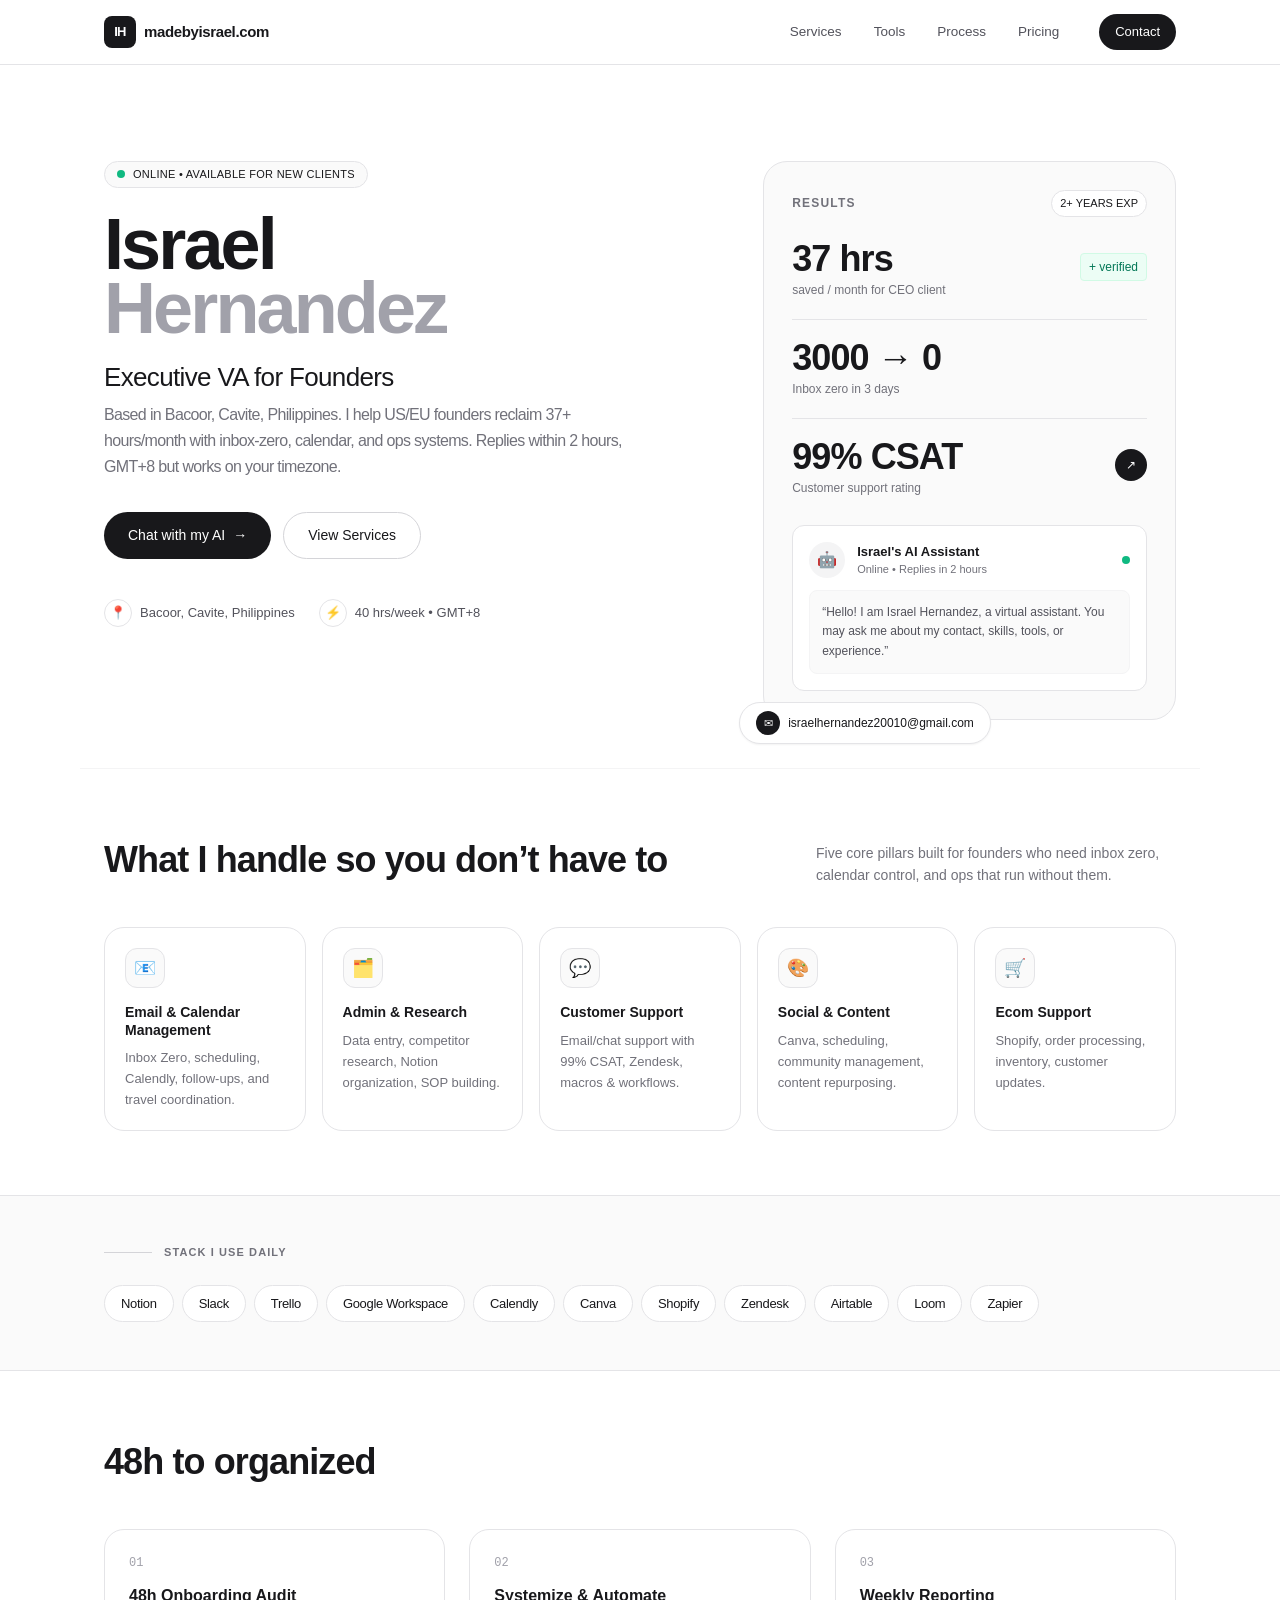
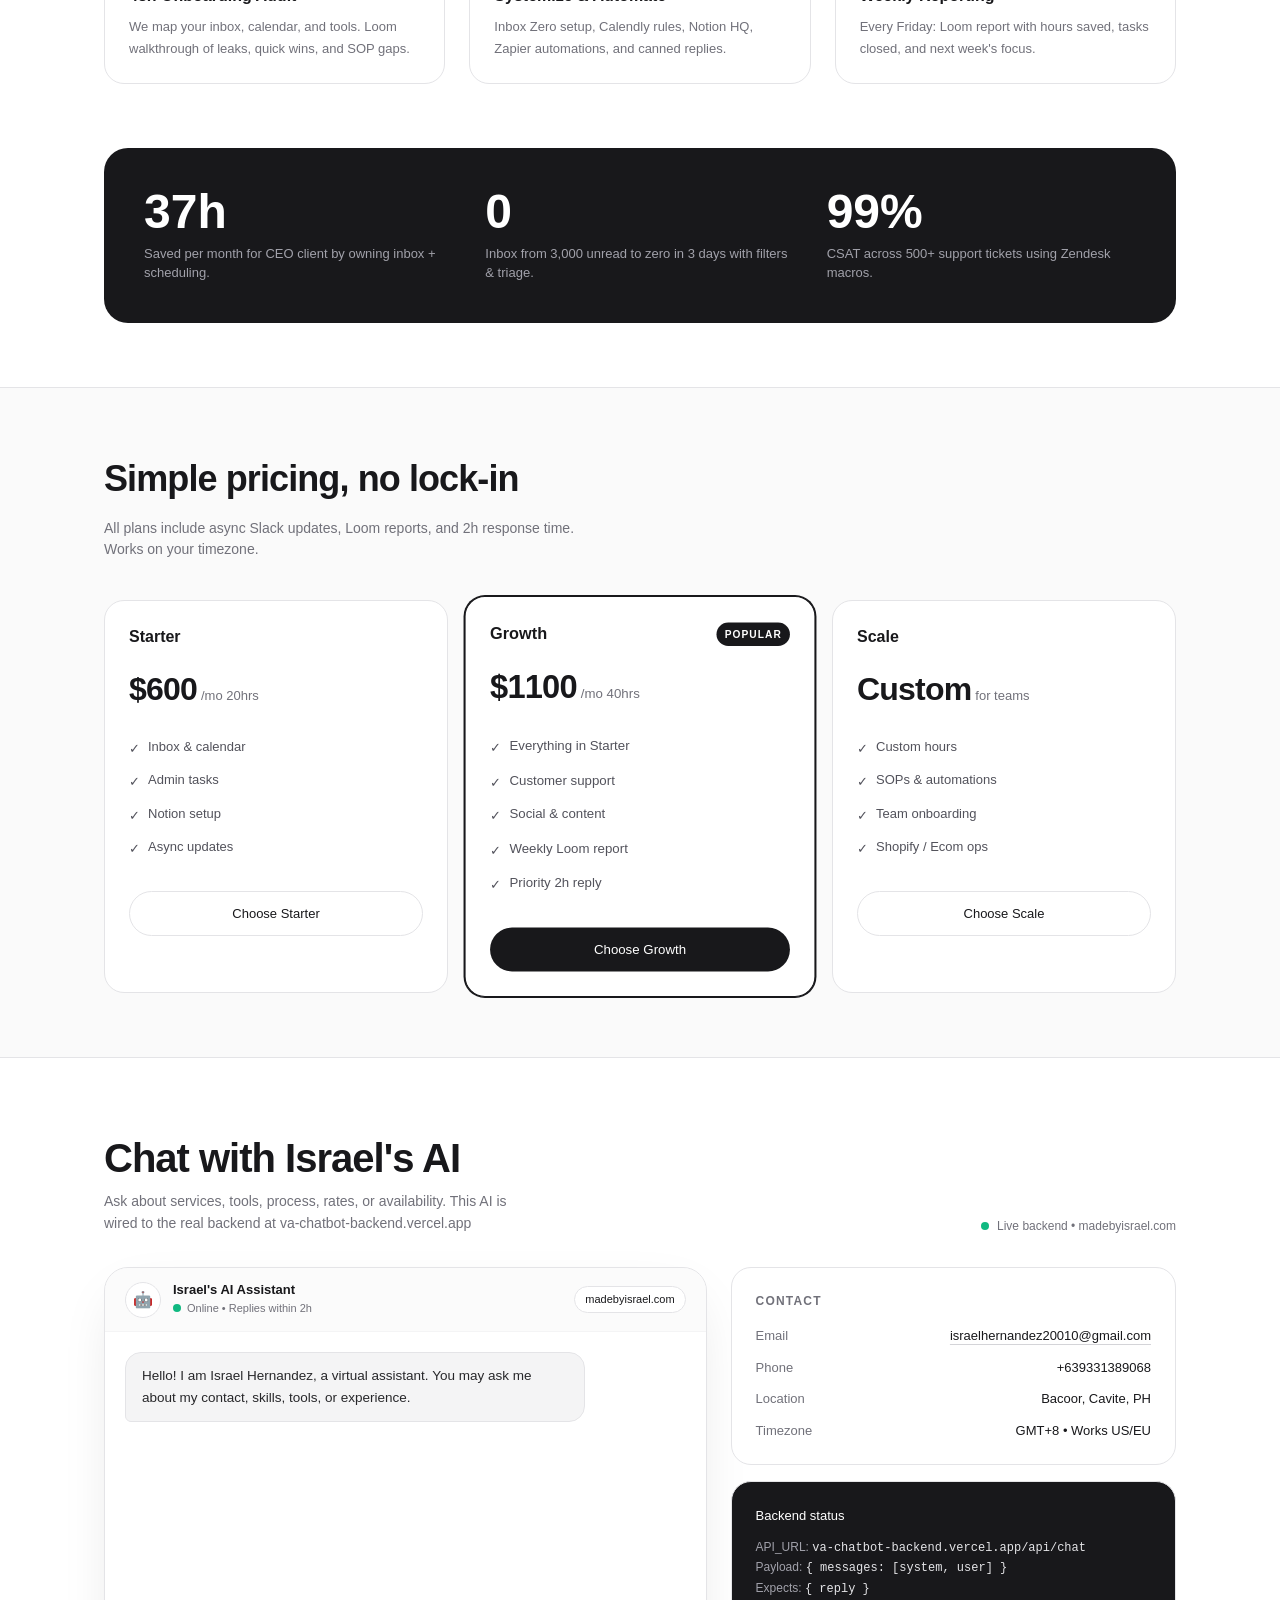
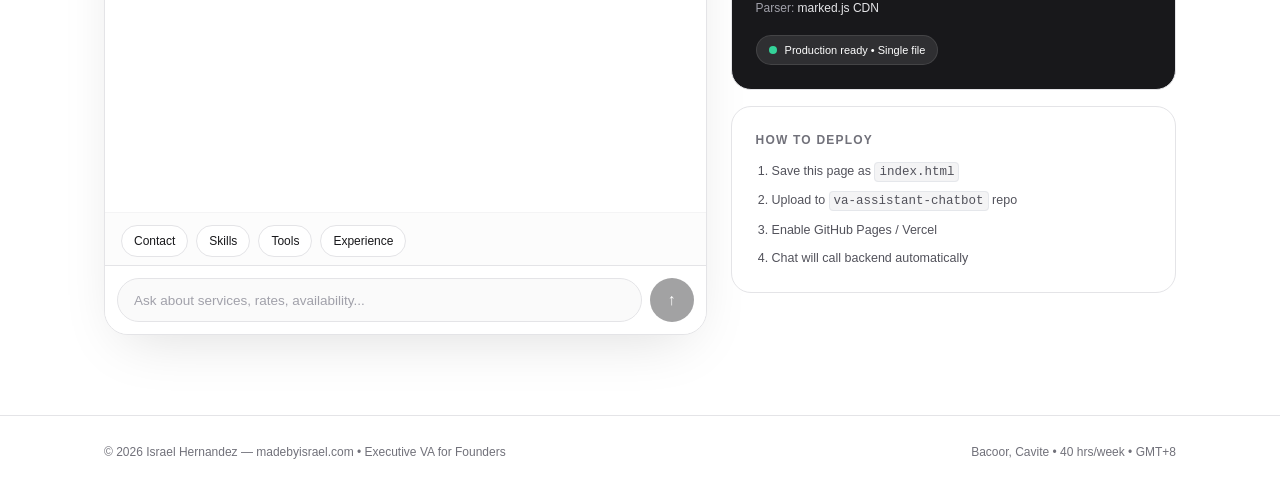
<file: index.html>
<!DOCTYPE html>
<html lang="en">
<head>
  <meta charset="UTF-8">
  <meta name="viewport" content="width=device-width, initial-scale=1">
  <title>React Artifact</title>
  <style>*,:after,:before{--tw-border-spacing-x:0;--tw-border-spacing-y:0;--tw-translate-x:0;--tw-translate-y:0;--tw-rotate:0;--tw-skew-x:0;--tw-skew-y:0;--tw-scale-x:1;--tw-scale-y:1;--tw-pan-x: ;--tw-pan-y: ;--tw-pinch-zoom: ;--tw-scroll-snap-strictness:proximity;--tw-gradient-from-position: ;--tw-gradient-via-position: ;--tw-gradient-to-position: ;--tw-ordinal: ;--tw-slashed-zero: ;--tw-numeric-figure: ;--tw-numeric-spacing: ;--tw-numeric-fraction: ;--tw-ring-inset: ;--tw-ring-offset-width:0px;--tw-ring-offset-color:#fff;--tw-ring-color:rgba(59,130,246,.5);--tw-ring-offset-shadow:0 0 #0000;--tw-ring-shadow:0 0 #0000;--tw-shadow:0 0 #0000;--tw-shadow-colored:0 0 #0000;--tw-blur: ;--tw-brightness: ;--tw-contrast: ;--tw-grayscale: ;--tw-hue-rotate: ;--tw-invert: ;--tw-saturate: ;--tw-sepia: ;--tw-drop-shadow: ;--tw-backdrop-blur: ;--tw-backdrop-brightness: ;--tw-backdrop-contrast: ;--tw-backdrop-grayscale: ;--tw-backdrop-hue-rotate: ;--tw-backdrop-invert: ;--tw-backdrop-opacity: ;--tw-backdrop-saturate: ;--tw-backdrop-sepia: ;--tw-contain-size: ;--tw-contain-layout: ;--tw-contain-paint: ;--tw-contain-style: }::backdrop{--tw-border-spacing-x:0;--tw-border-spacing-y:0;--tw-translate-x:0;--tw-translate-y:0;--tw-rotate:0;--tw-skew-x:0;--tw-skew-y:0;--tw-scale-x:1;--tw-scale-y:1;--tw-pan-x: ;--tw-pan-y: ;--tw-pinch-zoom: ;--tw-scroll-snap-strictness:proximity;--tw-gradient-from-position: ;--tw-gradient-via-position: ;--tw-gradient-to-position: ;--tw-ordinal: ;--tw-slashed-zero: ;--tw-numeric-figure: ;--tw-numeric-spacing: ;--tw-numeric-fraction: ;--tw-ring-inset: ;--tw-ring-offset-width:0px;--tw-ring-offset-color:#fff;--tw-ring-color:rgba(59,130,246,.5);--tw-ring-offset-shadow:0 0 #0000;--tw-ring-shadow:0 0 #0000;--tw-shadow:0 0 #0000;--tw-shadow-colored:0 0 #0000;--tw-blur: ;--tw-brightness: ;--tw-contrast: ;--tw-grayscale: ;--tw-hue-rotate: ;--tw-invert: ;--tw-saturate: ;--tw-sepia: ;--tw-drop-shadow: ;--tw-backdrop-blur: ;--tw-backdrop-brightness: ;--tw-backdrop-contrast: ;--tw-backdrop-grayscale: ;--tw-backdrop-hue-rotate: ;--tw-backdrop-invert: ;--tw-backdrop-opacity: ;--tw-backdrop-saturate: ;--tw-backdrop-sepia: ;--tw-contain-size: ;--tw-contain-layout: ;--tw-contain-paint: ;--tw-contain-style: }/*! tailwindcss v3.4.18 | MIT License | https://tailwindcss.com*/*,:after,:before{box-sizing:border-box;border:0 solid #e5e7eb}:after,:before{--tw-content:""}:host,html{line-height:1.5;-webkit-text-size-adjust:100%;-moz-tab-size:4;-o-tab-size:4;tab-size:4;font-family:ui-sans-serif,system-ui,sans-serif,Apple Color Emoji,Segoe UI Emoji,Segoe UI Symbol,Noto Color Emoji;font-feature-settings:normal;font-variation-settings:normal;-webkit-tap-highlight-color:transparent}body{line-height:inherit}hr{height:0;color:inherit;border-top-width:1px}abbr:where([title]){-webkit-text-decoration:underline dotted;text-decoration:underline dotted}h1,h2,h3,h4,h5,h6{font-size:inherit;font-weight:inherit}a{color:inherit;text-decoration:inherit}b,strong{font-weight:bolder}code,kbd,pre,samp{font-family:ui-monospace,SFMono-Regular,Menlo,Monaco,Consolas,Liberation Mono,Courier New,monospace;font-feature-settings:normal;font-variation-settings:normal;font-size:1em}small{font-size:80%}sub,sup{font-size:75%;line-height:0;position:relative;vertical-align:baseline}sub{bottom:-.25em}sup{top:-.5em}table{text-indent:0;border-color:inherit;border-collapse:collapse}button,input,optgroup,select,textarea{font-family:inherit;font-feature-settings:inherit;font-variation-settings:inherit;font-size:100%;font-weight:inherit;line-height:inherit;letter-spacing:inherit;color:inherit;margin:0;padding:0}button,select{text-transform:none}button,input:where([type=button]),input:where([type=reset]),input:where([type=submit]){-webkit-appearance:button;background-color:transparent;background-image:none}:-moz-focusring{outline:auto}:-moz-ui-invalid{box-shadow:none}progress{vertical-align:baseline}::-webkit-inner-spin-button,::-webkit-outer-spin-button{height:auto}[type=search]{-webkit-appearance:textfield;outline-offset:-2px}::-webkit-search-decoration{-webkit-appearance:none}::-webkit-file-upload-button{-webkit-appearance:button;font:inherit}summary{display:list-item}blockquote,dd,dl,figure,h1,h2,h3,h4,h5,h6,hr,p,pre{margin:0}fieldset{margin:0}fieldset,legend{padding:0}menu,ol,ul{list-style:none;margin:0;padding:0}dialog{padding:0}textarea{resize:vertical}input::-moz-placeholder,textarea::-moz-placeholder{opacity:1;color:#9ca3af}input::placeholder,textarea::placeholder{opacity:1;color:#9ca3af}[role=button],button{cursor:pointer}:disabled{cursor:default}audio,canvas,embed,iframe,img,object,svg,video{display:block;vertical-align:middle}img,video{max-width:100%;height:auto}[hidden]:where(:not([hidden=until-found])){display:none}.absolute{position:absolute}.relative{position:relative}.sticky{position:sticky}.-bottom-6{bottom:-1.5rem}.-left-4{left:-1rem}.top-0{top:0}.z-50{z-index:50}.mx-auto{margin-left:auto;margin-right:auto}.mb-6{margin-bottom:1.5rem}.mb-8{margin-bottom:2rem}.ml-2{margin-left:.5rem}.ml-auto{margin-left:auto}.mt-1{margin-top:.25rem}.mt-10{margin-top:2.5rem}.mt-2{margin-top:.5rem}.mt-3{margin-top:.75rem}.mt-4{margin-top:1rem}.mt-5{margin-top:1.25rem}.mt-6{margin-top:1.5rem}.mt-7{margin-top:1.75rem}.mt-8{margin-top:2rem}.mt-\[2px\]{margin-top:2px}.block{display:block}.flex{display:flex}.inline-flex{display:inline-flex}.grid{display:grid}.hidden{display:none}.h-1\.5{height:.375rem}.h-10{height:2.5rem}.h-2{height:.5rem}.h-6{height:1.5rem}.h-7{height:1.75rem}.h-8{height:2rem}.h-9{height:2.25rem}.h-\[1px\]{height:1px}.h-\[420px\]{height:420px}.h-\[44px\]{height:44px}.h-\[64px\]{height:64px}.h-\[72px\]{height:72px}.min-h-screen{min-height:100vh}.w-1\.5{width:.375rem}.w-10{width:2.5rem}.w-12{width:3rem}.w-2{width:.5rem}.w-6{width:1.5rem}.w-7{width:1.75rem}.w-8{width:2rem}.w-9{width:2.25rem}.w-\[44px\]{width:44px}.w-full{width:100%}.max-w-\[1120px\]{max-width:1120px}.max-w-\[360px\]{max-width:360px}.max-w-\[420px\]{max-width:420px}.max-w-\[480px\]{max-width:480px}.max-w-\[520px\]{max-width:520px}.max-w-\[82\%\]{max-width:82%}.flex-1{flex:1 1 0%}.shrink-0{flex-shrink:0}.transform{transform:translate(var(--tw-translate-x),var(--tw-translate-y)) rotate(var(--tw-rotate)) skewX(var(--tw-skew-x)) skewY(var(--tw-skew-y)) scaleX(var(--tw-scale-x)) scaleY(var(--tw-scale-y))}@keyframes pulse{50%{opacity:.5}}.animate-pulse{animation:pulse 2s cubic-bezier(.4,0,.6,1) infinite}.list-decimal{list-style-type:decimal}.flex-col{flex-direction:column}.flex-wrap{flex-wrap:wrap}.place-items-center{place-items:center}.items-start{align-items:flex-start}.items-end{align-items:flex-end}.items-center{align-items:center}.items-baseline{align-items:baseline}.justify-start{justify-content:flex-start}.justify-end{justify-content:flex-end}.justify-between{justify-content:space-between}.gap-1{gap:.25rem}.gap-1\.5{gap:.375rem}.gap-10{gap:2.5rem}.gap-2{gap:.5rem}.gap-3{gap:.75rem}.gap-4{gap:1rem}.gap-5{gap:1.25rem}.gap-6{gap:1.5rem}.gap-8{gap:2rem}.space-y-2>:not([hidden])~:not([hidden]){--tw-space-y-reverse:0;margin-top:calc(.5rem*(1 - var(--tw-space-y-reverse)));margin-bottom:calc(.5rem*var(--tw-space-y-reverse))}.space-y-3>:not([hidden])~:not([hidden]){--tw-space-y-reverse:0;margin-top:calc(.75rem*(1 - var(--tw-space-y-reverse)));margin-bottom:calc(.75rem*var(--tw-space-y-reverse))}.space-y-4>:not([hidden])~:not([hidden]){--tw-space-y-reverse:0;margin-top:calc(1rem*(1 - var(--tw-space-y-reverse)));margin-bottom:calc(1rem*var(--tw-space-y-reverse))}.space-y-5>:not([hidden])~:not([hidden]){--tw-space-y-reverse:0;margin-top:calc(1.25rem*(1 - var(--tw-space-y-reverse)));margin-bottom:calc(1.25rem*var(--tw-space-y-reverse))}.overflow-hidden{overflow:hidden}.overflow-y-auto{overflow-y:auto}.rounded{border-radius:.25rem}.rounded-\[16px\]{border-radius:16px}.rounded-\[20px\]{border-radius:20px}.rounded-\[24px\]{border-radius:24px}.rounded-full{border-radius:9999px}.rounded-lg{border-radius:.5rem}.rounded-xl{border-radius:.75rem}.rounded-bl-\[6px\]{border-bottom-left-radius:6px}.rounded-br-\[6px\]{border-bottom-right-radius:6px}.border{border-width:1px}.border-y{border-top-width:1px}.border-b,.border-y{border-bottom-width:1px}.border-t{border-top-width:1px}.border-emerald-100{--tw-border-opacity:1;border-color:rgb(209 250 229/var(--tw-border-opacity,1))}.border-white\/10{border-color:hsla(0,0%,100%,.1)}.border-zinc-100{--tw-border-opacity:1;border-color:rgb(244 244 245/var(--tw-border-opacity,1))}.border-zinc-200{--tw-border-opacity:1;border-color:rgb(228 228 231/var(--tw-border-opacity,1))}.border-zinc-300{--tw-border-opacity:1;border-color:rgb(212 212 216/var(--tw-border-opacity,1))}.border-zinc-900{--tw-border-opacity:1;border-color:rgb(24 24 27/var(--tw-border-opacity,1))}.bg-emerald-400{--tw-bg-opacity:1;background-color:rgb(52 211 153/var(--tw-bg-opacity,1))}.bg-emerald-50{--tw-bg-opacity:1;background-color:rgb(236 253 245/var(--tw-bg-opacity,1))}.bg-emerald-500{--tw-bg-opacity:1;background-color:rgb(16 185 129/var(--tw-bg-opacity,1))}.bg-white{--tw-bg-opacity:1;background-color:rgb(255 255 255/var(--tw-bg-opacity,1))}.bg-white\/10{background-color:hsla(0,0%,100%,.1)}.bg-white\/80{background-color:hsla(0,0%,100%,.8)}.bg-zinc-100{--tw-bg-opacity:1;background-color:rgb(244 244 245/var(--tw-bg-opacity,1))}.bg-zinc-200{--tw-bg-opacity:1;background-color:rgb(228 228 231/var(--tw-bg-opacity,1))}.bg-zinc-300{--tw-bg-opacity:1;background-color:rgb(212 212 216/var(--tw-bg-opacity,1))}.bg-zinc-400{--tw-bg-opacity:1;background-color:rgb(161 161 170/var(--tw-bg-opacity,1))}.bg-zinc-50{--tw-bg-opacity:1;background-color:rgb(250 250 250/var(--tw-bg-opacity,1))}.bg-zinc-50\/50{background-color:hsla(0,0%,98%,.5)}.bg-zinc-50\/70{background-color:hsla(0,0%,98%,.7)}.bg-zinc-900{--tw-bg-opacity:1;background-color:rgb(24 24 27/var(--tw-bg-opacity,1))}.p-3{padding:.75rem}.p-4{padding:1rem}.p-5{padding:1.25rem}.p-6{padding:1.5rem}.p-8{padding:2rem}.px-1{padding-left:.25rem;padding-right:.25rem}.px-2{padding-left:.5rem;padding-right:.5rem}.px-2\.5{padding-left:.625rem;padding-right:.625rem}.px-3{padding-left:.75rem;padding-right:.75rem}.px-4{padding-left:1rem;padding-right:1rem}.px-5{padding-left:1.25rem;padding-right:1.25rem}.px-6{padding-left:1.5rem;padding-right:1.5rem}.py-0\.5{padding-top:.125rem;padding-bottom:.125rem}.py-1{padding-top:.25rem;padding-bottom:.25rem}.py-1\.5{padding-top:.375rem;padding-bottom:.375rem}.py-12{padding-top:3rem;padding-bottom:3rem}.py-16{padding-top:4rem;padding-bottom:4rem}.py-2{padding-top:.5rem;padding-bottom:.5rem}.py-20{padding-top:5rem;padding-bottom:5rem}.py-3{padding-top:.75rem;padding-bottom:.75rem}.pb-12{padding-bottom:3rem}.pb-16{padding-bottom:4rem}.pb-2{padding-bottom:.5rem}.pl-4{padding-left:1rem}.pt-16{padding-top:4rem}.pt-3{padding-top:.75rem}.text-center{text-align:center}.font-mono{font-family:ui-monospace,SFMono-Regular,Menlo,Monaco,Consolas,Liberation Mono,Courier New,monospace}.text-\[10px\]{font-size:10px}.text-\[11px\]{font-size:11px}.text-\[12\.5px\]{font-size:12.5px}.text-\[12px\]{font-size:12px}.text-\[13\.5px\]{font-size:13.5px}.text-\[13px\]{font-size:13px}.text-\[14px\]{font-size:14px}.text-\[15px\]{font-size:15px}.text-\[16px\]{font-size:16px}.text-\[18px\]{font-size:18px}.text-\[22px\]{font-size:22px}.text-\[28px\]{font-size:28px}.text-\[32px\]{font-size:32px}.text-\[36px\]{font-size:36px}.text-\[48px\]{font-size:48px}.font-\[700\]{font-weight:700}.font-\[800\]{font-weight:800}.font-bold{font-weight:700}.font-medium{font-weight:500}.font-normal{font-weight:400}.font-semibold{font-weight:600}.leading-\[0\.9\]{line-height:.9}.leading-none{line-height:1}.leading-relaxed{line-height:1.625}.leading-tight{line-height:1.25}.tracking-\[-0\.04em\]{letter-spacing:-.04em}.tracking-tight{letter-spacing:-.025em}.tracking-tighter{letter-spacing:-.05em}.tracking-wide{letter-spacing:.025em}.tracking-widest{letter-spacing:.1em}.text-emerald-700{--tw-text-opacity:1;color:rgb(4 120 87/var(--tw-text-opacity,1))}.text-white{--tw-text-opacity:1;color:rgb(255 255 255/var(--tw-text-opacity,1))}.text-zinc-200{--tw-text-opacity:1;color:rgb(228 228 231/var(--tw-text-opacity,1))}.text-zinc-400{--tw-text-opacity:1;color:rgb(161 161 170/var(--tw-text-opacity,1))}.text-zinc-500{--tw-text-opacity:1;color:rgb(113 113 122/var(--tw-text-opacity,1))}.text-zinc-600{--tw-text-opacity:1;color:rgb(82 82 91/var(--tw-text-opacity,1))}.text-zinc-800{--tw-text-opacity:1;color:rgb(39 39 42/var(--tw-text-opacity,1))}.text-zinc-900{--tw-text-opacity:1;color:rgb(24 24 27/var(--tw-text-opacity,1))}.underline{text-decoration-line:underline}.decoration-zinc-300{text-decoration-color:#d4d4d8}.underline-offset-4{text-underline-offset:4px}.shadow-\[0_0_0_1px_\#18181b\]{--tw-shadow:0 0 0 1px #18181b;--tw-shadow-colored:0 0 0 1px var(--tw-shadow-color)}.shadow-\[0_0_0_1px_\#18181b\],.shadow-\[0_20px_60px_-20px_rgba\(0\2c 0\2c 0\2c 0\.15\)\]{box-shadow:var(--tw-ring-offset-shadow,0 0 #0000),var(--tw-ring-shadow,0 0 #0000),var(--tw-shadow)}.shadow-\[0_20px_60px_-20px_rgba\(0\2c 0\2c 0\2c 0\.15\)\]{--tw-shadow:0 20px 60px -20px rgba(0,0,0,.15);--tw-shadow-colored:0 20px 60px -20px var(--tw-shadow-color)}.shadow-sm{--tw-shadow:0 1px 2px 0 rgba(0,0,0,.05);--tw-shadow-colored:0 1px 2px 0 var(--tw-shadow-color);box-shadow:var(--tw-ring-offset-shadow,0 0 #0000),var(--tw-ring-shadow,0 0 #0000),var(--tw-shadow)}.outline-none{outline:2px solid transparent;outline-offset:2px}.backdrop-blur-xl{--tw-backdrop-blur:blur(24px);backdrop-filter:var(--tw-backdrop-blur) var(--tw-backdrop-brightness) var(--tw-backdrop-contrast) var(--tw-backdrop-grayscale) var(--tw-backdrop-hue-rotate) var(--tw-backdrop-invert) var(--tw-backdrop-opacity) var(--tw-backdrop-saturate) var(--tw-backdrop-sepia)}.transition{transition-property:color,background-color,border-color,text-decoration-color,fill,stroke,opacity,box-shadow,transform,filter,backdrop-filter;transition-timing-function:cubic-bezier(.4,0,.2,1);transition-duration:.15s}#root,body,html{min-height:100%}body{margin:0;font-family:ui-sans-serif,system-ui,-apple-system,BlinkMacSystemFont,Segoe UI,sans-serif}[role=button]:not([aria-disabled=true]),button:not(:disabled),label[for],select:not(:disabled),summary{cursor:pointer}.selection\:bg-zinc-900 ::-moz-selection{--tw-bg-opacity:1;background-color:rgb(24 24 27/var(--tw-bg-opacity,1))}.selection\:bg-zinc-900 ::selection{--tw-bg-opacity:1;background-color:rgb(24 24 27/var(--tw-bg-opacity,1))}.selection\:text-white ::-moz-selection{--tw-text-opacity:1;color:rgb(255 255 255/var(--tw-text-opacity,1))}.selection\:text-white ::selection{--tw-text-opacity:1;color:rgb(255 255 255/var(--tw-text-opacity,1))}.selection\:bg-zinc-900::-moz-selection{--tw-bg-opacity:1;background-color:rgb(24 24 27/var(--tw-bg-opacity,1))}.selection\:bg-zinc-900::selection{--tw-bg-opacity:1;background-color:rgb(24 24 27/var(--tw-bg-opacity,1))}.selection\:text-white::-moz-selection{--tw-text-opacity:1;color:rgb(255 255 255/var(--tw-text-opacity,1))}.selection\:text-white::selection{--tw-text-opacity:1;color:rgb(255 255 255/var(--tw-text-opacity,1))}.placeholder\:text-zinc-400::-moz-placeholder{--tw-text-opacity:1;color:rgb(161 161 170/var(--tw-text-opacity,1))}.placeholder\:text-zinc-400::placeholder{--tw-text-opacity:1;color:rgb(161 161 170/var(--tw-text-opacity,1))}.hover\:border-zinc-300:hover{--tw-border-opacity:1;border-color:rgb(212 212 216/var(--tw-border-opacity,1))}.hover\:border-zinc-900:hover{--tw-border-opacity:1;border-color:rgb(24 24 27/var(--tw-border-opacity,1))}.hover\:bg-black:hover{--tw-bg-opacity:1;background-color:rgb(0 0 0/var(--tw-bg-opacity,1))}.hover\:bg-zinc-50:hover{--tw-bg-opacity:1;background-color:rgb(250 250 250/var(--tw-bg-opacity,1))}.hover\:bg-zinc-900:hover{--tw-bg-opacity:1;background-color:rgb(24 24 27/var(--tw-bg-opacity,1))}.hover\:text-white:hover{--tw-text-opacity:1;color:rgb(255 255 255/var(--tw-text-opacity,1))}.hover\:text-zinc-900:hover{--tw-text-opacity:1;color:rgb(24 24 27/var(--tw-text-opacity,1))}.focus\:border-zinc-900:focus{--tw-border-opacity:1;border-color:rgb(24 24 27/var(--tw-border-opacity,1))}.focus\:bg-white:focus{--tw-bg-opacity:1;background-color:rgb(255 255 255/var(--tw-bg-opacity,1))}.focus\:ring-1:focus{--tw-ring-offset-shadow:var(--tw-ring-inset) 0 0 0 var(--tw-ring-offset-width) var(--tw-ring-offset-color);--tw-ring-shadow:var(--tw-ring-inset) 0 0 0 calc(1px + var(--tw-ring-offset-width)) var(--tw-ring-color);box-shadow:var(--tw-ring-offset-shadow),var(--tw-ring-shadow),var(--tw-shadow,0 0 #0000)}.focus\:ring-zinc-900:focus{--tw-ring-opacity:1;--tw-ring-color:rgb(24 24 27/var(--tw-ring-opacity,1))}.disabled\:cursor-not-allowed:disabled{cursor:not-allowed}.disabled\:opacity-40:disabled{opacity:.4}@media (min-width:768px){.md\:-left-6{left:-1.5rem}.md\:inline{display:inline}.md\:flex{display:flex}.md\:hidden{display:none}.md\:h-\[480px\]{height:480px}.md\:scale-\[1\.02\]{--tw-scale-x:1.02;--tw-scale-y:1.02;transform:translate(var(--tw-translate-x),var(--tw-translate-y)) rotate(var(--tw-rotate)) skewX(var(--tw-skew-x)) skewY(var(--tw-skew-y)) scaleX(var(--tw-scale-x)) scaleY(var(--tw-scale-y))}.md\:grid-cols-3{grid-template-columns:repeat(3,minmax(0,1fr))}.md\:grid-cols-\[1\.2fr_\.8fr\]{grid-template-columns:1.2fr .8fr}.md\:p-10{padding:2.5rem}.md\:p-5{padding:1.25rem}.md\:p-7{padding:1.75rem}.md\:pt-24{padding-top:6rem}.md\:text-\[26px\]{font-size:26px}.md\:text-\[36px\]{font-size:36px}.md\:text-\[40px\]{font-size:40px}.md\:text-\[72px\]{font-size:72px}}@media (min-width:1024px){.lg\:grid-cols-5{grid-template-columns:repeat(5,minmax(0,1fr))}.lg\:grid-cols-\[1\.15fr_\.85fr\]{grid-template-columns:1.15fr .85fr}}</style>
</head>
<body>
  <div id="root"></div>
  
  <script type="module">var Wc=Object.create;var{getPrototypeOf:$c,defineProperty:Tl,getOwnPropertyNames:Hc}=Object;var Qc=Object.prototype.hasOwnProperty;var vn=(e,n,t)=>{t=e!=null?Wc($c(e)):{};let r=n||!e||!e.__esModule?Tl(t,"default",{value:e,enumerable:!0}):t;for(let l of Hc(e))if(!Qc.call(r,l))Tl(r,l,{get:()=>e[l],enumerable:!0});return r};var ur=(e,n)=>()=>(n||e((n={exports:{}}).exports,n),n.exports);var Kc=(e,n)=>{for(var t in n)Tl(e,t,{get:n[t],enumerable:!0,configurable:!0,set:(r)=>n[t]=()=>r})};var Yc=(e,n)=>()=>(e&&(n=e(e=0)),n);var ft=ur((af)=>{var ct=Symbol.for("react.element"),Xc=Symbol.for("react.portal"),Gc=Symbol.for("react.fragment"),Zc=Symbol.for("react.strict_mode"),Jc=Symbol.for("react.profiler"),qc=Symbol.for("react.provider"),jc=Symbol.for("react.context"),bc=Symbol.for("react.forward_ref"),ef=Symbol.for("react.suspense"),nf=Symbol.for("react.memo"),tf=Symbol.for("react.lazy"),bi=Symbol.iterator;function rf(e){if(e===null||typeof e!=="object")return null;return e=bi&&e[bi]||e["@@iterator"],typeof e==="function"?e:null}var tu={isMounted:function(){return!1},enqueueForceUpdate:function(){},enqueueReplaceState:function(){},enqueueSetState:function(){}},ru=Object.assign,lu={};function Mn(e,n,t){this.props=e,this.context=n,this.refs=lu,this.updater=t||tu}Mn.prototype.isReactComponent={};Mn.prototype.setState=function(e,n){if(typeof e!=="object"&&typeof e!=="function"&&e!=null)throw Error("setState(...): takes an object of state variables to update or a function which returns an object of state variables.");this.updater.enqueueSetState(this,e,n,"setState")};Mn.prototype.forceUpdate=function(e){this.updater.enqueueForceUpdate(this,e,"forceUpdate")};function ou(){}ou.prototype=Mn.prototype;function Il(e,n,t){this.props=e,this.context=n,this.refs=lu,this.updater=t||tu}var xl=Il.prototype=new ou;xl.constructor=Il;ru(xl,Mn.prototype);xl.isPureReactComponent=!0;var eu=Array.isArray,iu=Object.prototype.hasOwnProperty,Ml={current:null},uu={key:!0,ref:!0,__self:!0,__source:!0};function su(e,n,t){var r,l={},o=null,i=null;if(n!=null)for(r in n.ref!==void 0&&(i=n.ref),n.key!==void 0&&(o=""+n.key),n)iu.call(n,r)&&!uu.hasOwnProperty(r)&&(l[r]=n[r]);var u=arguments.length-2;if(u===1)l.children=t;else if(1<u){for(var s=Array(u),c=0;c<u;c++)s[c]=arguments[c+2];l.children=s}if(e&&e.defaultProps)for(r in u=e.defaultProps,u)l[r]===void 0&&(l[r]=u[r]);return{$$typeof:ct,type:e,key:o,ref:i,props:l,_owner:Ml.current}}function lf(e,n){return{$$typeof:ct,type:e.type,key:n,ref:e.ref,props:e.props,_owner:e._owner}}function Fl(e){return typeof e==="object"&&e!==null&&e.$$typeof===ct}function of(e){var n={"=":"=0",":":"=2"};return"$"+e.replace(/[=:]/g,function(t){return n[t]})}var nu=/\/+/g;function Rl(e,n){return typeof e==="object"&&e!==null&&e.key!=null?of(""+e.key):n.toString(36)}function ar(e,n,t,r,l){var o=typeof e;if(o==="undefined"||o==="boolean")e=null;var i=!1;if(e===null)i=!0;else switch(o){case"string":case"number":i=!0;break;case"object":switch(e.$$typeof){case ct:case Xc:i=!0}}if(i)return i=e,l=l(i),e=r===""?"."+Rl(i,0):r,eu(l)?(t="",e!=null&&(t=e.replace(nu,"$&/")+"/"),ar(l,n,t,"",function(c){return c})):l!=null&&(Fl(l)&&(l=lf(l,t+(!l.key||i&&i.key===l.key?"":(""+l.key).replace(nu,"$&/")+"/")+e)),n.push(l)),1;if(i=0,r=r===""?".":r+":",eu(e))for(var u=0;u<e.length;u++){o=e[u];var s=r+Rl(o,u);i+=ar(o,n,t,s,l)}else if(s=rf(e),typeof s==="function")for(e=s.call(e),u=0;!(o=e.next()).done;)o=o.value,s=r+Rl(o,u++),i+=ar(o,n,t,s,l);else if(o==="object")throw n=String(e),Error("Objects are not valid as a React child (found: "+(n==="[object Object]"?"object with keys {"+Object.keys(e).join(", ")+"}":n)+"). If you meant to render a collection of children, use an array instead.");return i}function sr(e,n,t){if(e==null)return e;var r=[],l=0;return ar(e,r,"","",function(o){return n.call(t,o,l++)}),r}function uf(e){if(e._status===-1){var n=e._result;n=n(),n.then(function(t){if(e._status===0||e._status===-1)e._status=1,e._result=t},function(t){if(e._status===0||e._status===-1)e._status=2,e._result=t}),e._status===-1&&(e._status=0,e._result=n)}if(e._status===1)return e._result.default;throw e._result}var te={current:null},cr={transition:null},sf={ReactCurrentDispatcher:te,ReactCurrentBatchConfig:cr,ReactCurrentOwner:Ml};function au(){throw Error("act(...) is not supported in production builds of React.")}af.Children={map:sr,forEach:function(e,n,t){sr(e,function(){n.apply(this,arguments)},t)},count:function(e){var n=0;return sr(e,function(){n++}),n},toArray:function(e){return sr(e,function(n){return n})||[]},only:function(e){if(!Fl(e))throw Error("React.Children.only expected to receive a single React element child.");return e}};af.Component=Mn;af.Fragment=Gc;af.Profiler=Jc;af.PureComponent=Il;af.StrictMode=Zc;af.Suspense=ef;af.__SECRET_INTERNALS_DO_NOT_USE_OR_YOU_WILL_BE_FIRED=sf;af.act=au;af.cloneElement=function(e,n,t){if(e===null||e===void 0)throw Error("React.cloneElement(...): The argument must be a React element, but you passed "+e+".");var r=ru({},e.props),l=e.key,o=e.ref,i=e._owner;if(n!=null){if(n.ref!==void 0&&(o=n.ref,i=Ml.current),n.key!==void 0&&(l=""+n.key),e.type&&e.type.defaultProps)var u=e.type.defaultProps;for(s in n)iu.call(n,s)&&!uu.hasOwnProperty(s)&&(r[s]=n[s]===void 0&&u!==void 0?u[s]:n[s])}var s=arguments.length-2;if(s===1)r.children=t;else if(1<s){u=Array(s);for(var c=0;c<s;c++)u[c]=arguments[c+2];r.children=u}return{$$typeof:ct,type:e.type,key:l,ref:o,props:r,_owner:i}};af.createContext=function(e){return e={$$typeof:jc,_currentValue:e,_currentValue2:e,_threadCount:0,Provider:null,Consumer:null,_defaultValue:null,_globalName:null},e.Provider={$$typeof:qc,_context:e},e.Consumer=e};af.createElement=su;af.createFactory=function(e){var n=su.bind(null,e);return n.type=e,n};af.createRef=function(){return{current:null}};af.forwardRef=function(e){return{$$typeof:bc,render:e}};af.isValidElement=Fl;af.lazy=function(e){return{$$typeof:tf,_payload:{_status:-1,_result:e},_init:uf}};af.memo=function(e,n){return{$$typeof:nf,type:e,compare:n===void 0?null:n}};af.startTransition=function(e){var n=cr.transition;cr.transition={};try{e()}finally{cr.transition=n}};af.unstable_act=au;af.useCallback=function(e,n){return te.current.useCallback(e,n)};af.useContext=function(e){return te.current.useContext(e)};af.useDebugValue=function(){};af.useDeferredValue=function(e){return te.current.useDeferredValue(e)};af.useEffect=function(e,n){return te.current.useEffect(e,n)};af.useId=function(){return te.current.useId()};af.useImperativeHandle=function(e,n,t){return te.current.useImperativeHandle(e,n,t)};af.useInsertionEffect=function(e,n){return te.current.useInsertionEffect(e,n)};af.useLayoutEffect=function(e,n){return te.current.useLayoutEffect(e,n)};af.useMemo=function(e,n){return te.current.useMemo(e,n)};af.useReducer=function(e,n,t){return te.current.useReducer(e,n,t)};af.useRef=function(e){return te.current.useRef(e)};af.useState=function(e){return te.current.useState(e)};af.useSyncExternalStore=function(e,n,t){return te.current.useSyncExternalStore(e,n,t)};af.useTransition=function(){return te.current.useTransition()};af.version="18.3.1"});var vu=ur((Xf)=>{function Dl(e,n){var t=e.length;e.push(n);e:for(;0<t;){var r=t-1>>>1,l=e[r];if(0<fr(l,n))e[r]=n,e[t]=l,t=r;else break e}}function Ee(e){return e.length===0?null:e[0]}function hr(e){if(e.length===0)return null;var n=e[0],t=e.pop();if(t!==n){e[0]=t;e:for(var r=0,l=e.length,o=l>>>1;r<o;){var i=2*(r+1)-1,u=e[i],s=i+1,c=e[s];if(0>fr(u,t))s<l&&0>fr(c,u)?(e[r]=c,e[s]=t,r=s):(e[r]=u,e[i]=t,r=i);else if(s<l&&0>fr(c,t))e[r]=c,e[s]=t,r=s;else break e}}return n}function fr(e,n){var t=e.sortIndex-n.sortIndex;return t!==0?t:e.id-n.id}if(typeof performance==="object"&&typeof performance.now==="function")Ul=performance,Xf.unstable_now=function(){return Ul.now()};else dr=Date,Vl=dr.now(),Xf.unstable_now=function(){return dr.now()-Vl};var Ul,dr,Vl,Ie=[],Ge=[],Yf=1,he=null,q=3,vr=!1,yn=!1,pt=!1,fu=typeof setTimeout==="function"?setTimeout:null,du=typeof clearTimeout==="function"?clearTimeout:null,cu=typeof setImmediate<"u"?setImmediate:null;typeof navigator<"u"&&navigator.scheduling!==void 0&&navigator.scheduling.isInputPending!==void 0&&navigator.scheduling.isInputPending.bind(navigator.scheduling);function Al(e){for(var n=Ee(Ge);n!==null;){if(n.callback===null)hr(Ge);else if(n.startTime<=e)hr(Ge),n.sortIndex=n.expirationTime,Dl(Ie,n);else break;n=Ee(Ge)}}function Wl(e){if(pt=!1,Al(e),!yn)if(Ee(Ie)!==null)yn=!0,Hl($l);else{var n=Ee(Ge);n!==null&&Ql(Wl,n.startTime-e)}}function $l(e,n){yn=!1,pt&&(pt=!1,du(mt),mt=-1),vr=!0;var t=q;try{Al(n);for(he=Ee(Ie);he!==null&&(!(he.expirationTime>n)||e&&!hu());){var r=he.callback;if(typeof r==="function"){he.callback=null,q=he.priorityLevel;var l=r(he.expirationTime<=n);n=Xf.unstable_now(),typeof l==="function"?he.callback=l:he===Ee(Ie)&&hr(Ie),Al(n)}else hr(Ie);he=Ee(Ie)}if(he!==null)var o=!0;else{var i=Ee(Ge);i!==null&&Ql(Wl,i.startTime-n),o=!1}return o}finally{he=null,q=t,vr=!1}}var yr=!1,pr=null,mt=-1,pu=5,mu=-1;function hu(){return Xf.unstable_now()-mu<pu?!1:!0}function Ol(){if(pr!==null){var e=Xf.unstable_now();mu=e;var n=!0;try{n=pr(!0,e)}finally{n?dt():(yr=!1,pr=null)}}else yr=!1}var dt;if(typeof cu==="function")dt=function(){cu(Ol)};else if(typeof MessageChannel<"u")mr=new MessageChannel,Bl=mr.port2,mr.port1.onmessage=Ol,dt=function(){Bl.postMessage(null)};else dt=function(){fu(Ol,0)};var mr,Bl;function Hl(e){pr=e,yr||(yr=!0,dt())}function Ql(e,n){mt=fu(function(){e(Xf.unstable_now())},n)}Xf.unstable_IdlePriority=5;Xf.unstable_ImmediatePriority=1;Xf.unstable_LowPriority=4;Xf.unstable_NormalPriority=3;Xf.unstable_Profiling=null;Xf.unstable_UserBlockingPriority=2;Xf.unstable_cancelCallback=function(e){e.callback=null};Xf.unstable_continueExecution=function(){yn||vr||(yn=!0,Hl($l))};Xf.unstable_forceFrameRate=function(e){0>e||125<e?console.error("forceFrameRate takes a positive int between 0 and 125, forcing frame rates higher than 125 fps is not supported"):pu=0<e?Math.floor(1000/e):5};Xf.unstable_getCurrentPriorityLevel=function(){return q};Xf.unstable_getFirstCallbackNode=function(){return Ee(Ie)};Xf.unstable_next=function(e){switch(q){case 1:case 2:case 3:var n=3;break;default:n=q}var t=q;q=n;try{return e()}finally{q=t}};Xf.unstable_pauseExecution=function(){};Xf.unstable_requestPaint=function(){};Xf.unstable_runWithPriority=function(e,n){switch(e){case 1:case 2:case 3:case 4:case 5:break;default:e=3}var t=q;q=e;try{return n()}finally{q=t}};Xf.unstable_scheduleCallback=function(e,n,t){var r=Xf.unstable_now();switch(typeof t==="object"&&t!==null?(t=t.delay,t=typeof t==="number"&&0<t?r+t:r):t=r,e){case 1:var l=-1;break;case 2:l=250;break;case 5:l=1073741823;break;case 4:l=1e4;break;default:l=5000}return l=t+l,e={id:Yf++,callback:n,priorityLevel:e,startTime:t,expirationTime:l,sortIndex:-1},t>r?(e.sortIndex=t,Dl(Ge,e),Ee(Ie)===null&&e===Ee(Ge)&&(pt?(du(mt),mt=-1):pt=!0,Ql(Wl,t-r))):(e.sortIndex=l,Dl(Ie,e),yn||vr||(yn=!0,Hl($l))),e};Xf.unstable_shouldYield=hu;Xf.unstable_wrapCallback=function(e){var n=q;return function(){var t=q;q=n;try{return e.apply(this,arguments)}finally{q=t}}}});var qi={};Kc(qi,{version:()=>Rc,unstable_renderSubtreeIntoContainer:()=>Tc,unstable_batchedUpdates:()=>Lc,unmountComponentAtNode:()=>zc,render:()=>Pc,hydrateRoot:()=>Nc,hydrate:()=>_c,flushSync:()=>Cc,findDOMNode:()=>Ec,createRoot:()=>kc,createPortal:()=>Sc,__SECRET_INTERNALS_DO_NOT_USE_OR_YOU_WILL_BE_FIRED:()=>wc});function y(e){for(var n="https://reactjs.org/docs/error-decoder.html?invariant="+e,t=1;t<arguments.length;t++)n+="&args[]="+encodeURIComponent(arguments[t]);return"Minified React error #"+e+"; visit "+n+" for the full message or use the non-minified dev environment for full errors and additional helpful warnings."}function In(e,n){nt(e,n),nt(e+"Capture",n)}function nt(e,n){At[e]=n;for(e=0;e<n.length;e++)Es.add(n[e])}function pd(e){if(po.call(gu,e))return!0;if(po.call(yu,e))return!1;if(dd.test(e))return gu[e]=!0;return yu[e]=!0,!1}function md(e,n,t,r){if(t!==null&&t.type===0)return!1;switch(typeof n){case"function":case"symbol":return!0;case"boolean":if(r)return!1;if(t!==null)return!t.acceptsBooleans;return e=e.toLowerCase().slice(0,5),e!=="data-"&&e!=="aria-";default:return!1}}function hd(e,n,t,r){if(n===null||typeof n>"u"||md(e,n,t,r))return!0;if(r)return!1;if(t!==null)switch(t.type){case 3:return!n;case 4:return n===!1;case 5:return isNaN(n);case 6:return isNaN(n)||1>n}return!1}function oe(e,n,t,r,l,o,i){this.acceptsBooleans=n===2||n===3||n===4,this.attributeName=r,this.attributeNamespace=l,this.mustUseProperty=t,this.propertyName=e,this.type=n,this.sanitizeURL=o,this.removeEmptyString=i}function si(e){return e[1].toUpperCase()}function ai(e,n,t,r){var l=J.hasOwnProperty(n)?J[n]:null;if(l!==null?l.type!==0:r||!(2<n.length)||n[0]!=="o"&&n[0]!=="O"||n[1]!=="n"&&n[1]!=="N")hd(n,t,l,r)&&(t=null),r||l===null?pd(n)&&(t===null?e.removeAttribute(n):e.setAttribute(n,""+t)):l.mustUseProperty?e[l.propertyName]=t===null?l.type===3?!1:"":t:(n=l.attributeName,r=l.attributeNamespace,t===null?e.removeAttribute(n):(l=l.type,t=l===3||l===4&&t===!0?"":""+t,r?e.setAttributeNS(r,n,t):e.setAttribute(n,t)))}function ht(e){if(e===null||typeof e!=="object")return null;return e=wu&&e[wu]||e["@@iterator"],typeof e==="function"?e:null}function Et(e){if(Kl===void 0)try{throw Error()}catch(t){var n=t.stack.trim().match(/\n( *(at )?)/);Kl=n&&n[1]||""}return`
`+Kl+e}function Xl(e,n){if(!e||Yl)return"";Yl=!0;var t=Error.prepareStackTrace;Error.prepareStackTrace=void 0;try{if(n)if(n=function(){throw Error()},Object.defineProperty(n.prototype,"props",{set:function(){throw Error()}}),typeof Reflect==="object"&&Reflect.construct){try{Reflect.construct(n,[])}catch(c){var r=c}Reflect.construct(e,[],n)}else{try{n.call()}catch(c){r=c}e.call(n.prototype)}else{try{throw Error()}catch(c){r=c}e()}}catch(c){if(c&&r&&typeof c.stack==="string"){for(var l=c.stack.split(`
`),o=r.stack.split(`
`),i=l.length-1,u=o.length-1;1<=i&&0<=u&&l[i]!==o[u];)u--;for(;1<=i&&0<=u;i--,u--)if(l[i]!==o[u]){if(i!==1||u!==1)do if(i--,u--,0>u||l[i]!==o[u]){var s=`
`+l[i].replace(" at new "," at ");return e.displayName&&s.includes("<anonymous>")&&(s=s.replace("<anonymous>",e.displayName)),s}while(1<=i&&0<=u);break}}}finally{Yl=!1,Error.prepareStackTrace=t}return(e=e?e.displayName||e.name:"")?Et(e):""}function vd(e){switch(e.tag){case 5:return Et(e.type);case 16:return Et("Lazy");case 13:return Et("Suspense");case 19:return Et("SuspenseList");case 0:case 2:case 15:return e=Xl(e.type,!1),e;case 11:return e=Xl(e.type.render,!1),e;case 1:return e=Xl(e.type,!0),e;default:return""}}function yo(e){if(e==null)return null;if(typeof e==="function")return e.displayName||e.name||null;if(typeof e==="string")return e;switch(e){case Vn:return"Fragment";case Un:return"Portal";case mo:return"Profiler";case ci:return"StrictMode";case ho:return"Suspense";case vo:return"SuspenseList"}if(typeof e==="object")switch(e.$$typeof){case _s:return(e.displayName||"Context")+".Consumer";case Cs:return(e._context.displayName||"Context")+".Provider";case fi:var n=e.render;return e=e.displayName,e||(e=n.displayName||n.name||"",e=e!==""?"ForwardRef("+e+")":"ForwardRef"),e;case di:return n=e.displayName||null,n!==null?n:yo(e.type)||"Memo";case Je:n=e._payload,e=e._init;try{return yo(e(n))}catch(t){}}return null}function yd(e){var n=e.type;switch(e.tag){case 24:return"Cache";case 9:return(n.displayName||"Context")+".Consumer";case 10:return(n._context.displayName||"Context")+".Provider";case 18:return"DehydratedFragment";case 11:return e=n.render,e=e.displayName||e.name||"",n.displayName||(e!==""?"ForwardRef("+e+")":"ForwardRef");case 7:return"Fragment";case 5:return n;case 4:return"Portal";case 3:return"Root";case 6:return"Text";case 16:return yo(n);case 8:return n===ci?"StrictMode":"Mode";case 22:return"Offscreen";case 12:return"Profiler";case 21:return"Scope";case 13:return"Suspense";case 19:return"SuspenseList";case 25:return"TracingMarker";case 1:case 0:case 17:case 2:case 14:case 15:if(typeof n==="function")return n.displayName||n.name||null;if(typeof n==="string")return n}return null}function fn(e){switch(typeof e){case"boolean":case"number":case"string":case"undefined":return e;case"object":return e;default:return""}}function Ps(e){var n=e.type;return(e=e.nodeName)&&e.toLowerCase()==="input"&&(n==="checkbox"||n==="radio")}function gd(e){var n=Ps(e)?"checked":"value",t=Object.getOwnPropertyDescriptor(e.constructor.prototype,n),r=""+e[n];if(!e.hasOwnProperty(n)&&typeof t<"u"&&typeof t.get==="function"&&typeof t.set==="function"){var{get:l,set:o}=t;return Object.defineProperty(e,n,{configurable:!0,get:function(){return l.call(this)},set:function(i){r=""+i,o.call(this,i)}}),Object.defineProperty(e,n,{enumerable:t.enumerable}),{getValue:function(){return r},setValue:function(i){r=""+i},stopTracking:function(){e._valueTracker=null,delete e[n]}}}}function wr(e){e._valueTracker||(e._valueTracker=gd(e))}function zs(e){if(!e)return!1;var n=e._valueTracker;if(!n)return!0;var t=n.getValue(),r="";return e&&(r=Ps(e)?e.checked?"true":"false":e.value),e=r,e!==t?(n.setValue(e),!0):!1}function Qr(e){if(e=e||(typeof document<"u"?document:void 0),typeof e>"u")return null;try{return e.activeElement||e.body}catch(n){return e.body}}function go(e,n){var t=n.checked;return A({},n,{defaultChecked:void 0,defaultValue:void 0,value:void 0,checked:t!=null?t:e._wrapperState.initialChecked})}function Su(e,n){var t=n.defaultValue==null?"":n.defaultValue,r=n.checked!=null?n.checked:n.defaultChecked;t=fn(n.value!=null?n.value:t),e._wrapperState={initialChecked:r,initialValue:t,controlled:n.type==="checkbox"||n.type==="radio"?n.checked!=null:n.value!=null}}function Ls(e,n){n=n.checked,n!=null&&ai(e,"checked",n,!1)}function wo(e,n){Ls(e,n);var t=fn(n.value),r=n.type;if(t!=null)if(r==="number"){if(t===0&&e.value===""||e.value!=t)e.value=""+t}else e.value!==""+t&&(e.value=""+t);else if(r==="submit"||r==="reset"){e.removeAttribute("value");return}n.hasOwnProperty("value")?So(e,n.type,t):n.hasOwnProperty("defaultValue")&&So(e,n.type,fn(n.defaultValue)),n.checked==null&&n.defaultChecked!=null&&(e.defaultChecked=!!n.defaultChecked)}function ku(e,n,t){if(n.hasOwnProperty("value")||n.hasOwnProperty("defaultValue")){var r=n.type;if(!(r!=="submit"&&r!=="reset"||n.value!==void 0&&n.value!==null))return;n=""+e._wrapperState.initialValue,t||n===e.value||(e.value=n),e.defaultValue=n}t=e.name,t!==""&&(e.name=""),e.defaultChecked=!!e._wrapperState.initialChecked,t!==""&&(e.name=t)}function So(e,n,t){if(n!=="number"||Qr(e.ownerDocument)!==e)t==null?e.defaultValue=""+e._wrapperState.initialValue:e.defaultValue!==""+t&&(e.defaultValue=""+t)}function Zn(e,n,t,r){if(e=e.options,n){n={};for(var l=0;l<t.length;l++)n["$"+t[l]]=!0;for(t=0;t<e.length;t++)l=n.hasOwnProperty("$"+e[t].value),e[t].selected!==l&&(e[t].selected=l),l&&r&&(e[t].defaultSelected=!0)}else{t=""+fn(t),n=null;for(l=0;l<e.length;l++){if(e[l].value===t){e[l].selected=!0,r&&(e[l].defaultSelected=!0);return}n!==null||e[l].disabled||(n=e[l])}n!==null&&(n.selected=!0)}}function ko(e,n){if(n.dangerouslySetInnerHTML!=null)throw Error(y(91));return A({},n,{value:void 0,defaultValue:void 0,children:""+e._wrapperState.initialValue})}function Eu(e,n){var t=n.value;if(t==null){if(t=n.children,n=n.defaultValue,t!=null){if(n!=null)throw Error(y(92));if(Ct(t)){if(1<t.length)throw Error(y(93));t=t[0]}n=t}n==null&&(n=""),t=n}e._wrapperState={initialValue:fn(t)}}function Ts(e,n){var t=fn(n.value),r=fn(n.defaultValue);t!=null&&(t=""+t,t!==e.value&&(e.value=t),n.defaultValue==null&&e.defaultValue!==t&&(e.defaultValue=t)),r!=null&&(e.defaultValue=""+r)}function Cu(e){var n=e.textContent;n===e._wrapperState.initialValue&&n!==""&&n!==null&&(e.value=n)}function Rs(e){switch(e){case"svg":return"http://www.w3.org/2000/svg";case"math":return"http://www.w3.org/1998/Math/MathML";default:return"http://www.w3.org/1999/xhtml"}}function Eo(e,n){return e==null||e==="http://www.w3.org/1999/xhtml"?Rs(n):e==="http://www.w3.org/2000/svg"&&n==="foreignObject"?"http://www.w3.org/1999/xhtml":e}function Bt(e,n){if(n){var t=e.firstChild;if(t&&t===e.lastChild&&t.nodeType===3){t.nodeValue=n;return}}e.textContent=n}function xs(e,n,t){return n==null||typeof n==="boolean"||n===""?"":t||typeof n!=="number"||n===0||Rt.hasOwnProperty(e)&&Rt[e]?(""+n).trim():n+"px"}function Ms(e,n){e=e.style;for(var t in n)if(n.hasOwnProperty(t)){var r=t.indexOf("--")===0,l=xs(t,n[t],r);t==="float"&&(t="cssFloat"),r?e.setProperty(t,l):e[t]=l}}function Co(e,n){if(n){if(Sd[e]&&(n.children!=null||n.dangerouslySetInnerHTML!=null))throw Error(y(137,e));if(n.dangerouslySetInnerHTML!=null){if(n.children!=null)throw Error(y(60));if(typeof n.dangerouslySetInnerHTML!=="object"||!("__html"in n.dangerouslySetInnerHTML))throw Error(y(61))}if(n.style!=null&&typeof n.style!=="object")throw Error(y(62))}}function _o(e,n){if(e.indexOf("-")===-1)return typeof n.is==="string";switch(e){case"annotation-xml":case"color-profile":case"font-face":case"font-face-src":case"font-face-uri":case"font-face-format":case"font-face-name":case"missing-glyph":return!1;default:return!0}}function pi(e){return e=e.target||e.srcElement||window,e.correspondingUseElement&&(e=e.correspondingUseElement),e.nodeType===3?e.parentNode:e}function _u(e){if(e=lr(e)){if(typeof Po!=="function")throw Error(y(280));var n=e.stateNode;n&&(n=gl(n),Po(e.stateNode,e.type,n))}}function Fs(e){Jn?qn?qn.push(e):qn=[e]:Jn=e}function Os(){if(Jn){var e=Jn,n=qn;if(qn=Jn=null,_u(e),n)for(e=0;e<n.length;e++)_u(n[e])}}function Ds(e,n){return e(n)}function Us(){}function Vs(e,n,t){if(Gl)return e(n,t);Gl=!0;try{return Ds(e,n,t)}finally{if(Gl=!1,Jn!==null||qn!==null)Us(),Os()}}function Wt(e,n){var t=e.stateNode;if(t===null)return null;var r=gl(t);if(r===null)return null;t=r[n];e:switch(n){case"onClick":case"onClickCapture":case"onDoubleClick":case"onDoubleClickCapture":case"onMouseDown":case"onMouseDownCapture":case"onMouseMove":case"onMouseMoveCapture":case"onMouseUp":case"onMouseUpCapture":case"onMouseEnter":(r=!r.disabled)||(e=e.type,r=!(e==="button"||e==="input"||e==="select"||e==="textarea")),e=!r;break e;default:e=!1}if(e)return null;if(t&&typeof t!=="function")throw Error(y(231,n,typeof t));return t}function kd(e,n,t,r,l,o,i,u,s){var c=Array.prototype.slice.call(arguments,3);try{n.apply(t,c)}catch(h){this.onError(h)}}function Cd(e,n,t,r,l,o,i,u,s){It=!1,Kr=null,kd.apply(Ed,arguments)}function _d(e,n,t,r,l,o,i,u,s){if(Cd.apply(this,arguments),It){if(It){var c=Kr;It=!1,Kr=null}else throw Error(y(198));Yr||(Yr=!0,Lo=c)}}function xn(e){var n=e,t=e;if(e.alternate)for(;n.return;)n=n.return;else{e=n;do n=e,(n.flags&4098)!==0&&(t=n.return),e=n.return;while(e)}return n.tag===3?t:null}function As(e){if(e.tag===13){var n=e.memoizedState;if(n===null&&(e=e.alternate,e!==null&&(n=e.memoizedState)),n!==null)return n.dehydrated}return null}function Nu(e){if(xn(e)!==e)throw Error(y(188))}function Nd(e){var n=e.alternate;if(!n){if(n=xn(e),n===null)throw Error(y(188));return n!==e?null:e}for(var t=e,r=n;;){var l=t.return;if(l===null)break;var o=l.alternate;if(o===null){if(r=l.return,r!==null){t=r;continue}break}if(l.child===o.child){for(o=l.child;o;){if(o===t)return Nu(l),e;if(o===r)return Nu(l),n;o=o.sibling}throw Error(y(188))}if(t.return!==r.return)t=l,r=o;else{for(var i=!1,u=l.child;u;){if(u===t){i=!0,t=l,r=o;break}if(u===r){i=!0,r=l,t=o;break}u=u.sibling}if(!i){for(u=o.child;u;){if(u===t){i=!0,t=o,r=l;break}if(u===r){i=!0,r=o,t=l;break}u=u.sibling}if(!i)throw Error(y(189))}}if(t.alternate!==r)throw Error(y(190))}if(t.tag!==3)throw Error(y(188));return t.stateNode.current===t?e:n}function Bs(e){return e=Nd(e),e!==null?Ws(e):null}function Ws(e){if(e.tag===5||e.tag===6)return e;for(e=e.child;e!==null;){var n=Ws(e);if(n!==null)return n;e=e.sibling}return null}function Rd(e){if(Oe&&typeof Oe.onCommitFiberRoot==="function")try{Oe.onCommitFiberRoot(ml,e,void 0,(e.current.flags&128)===128)}catch(n){}}function Md(e){return e>>>=0,e===0?32:31-(Id(e)/xd|0)|0}function _t(e){switch(e&-e){case 1:return 1;case 2:return 2;case 4:return 4;case 8:return 8;case 16:return 16;case 32:return 32;case 64:case 128:case 256:case 512:case 1024:case 2048:case 4096:case 8192:case 16384:case 32768:case 65536:case 131072:case 262144:case 524288:case 1048576:case 2097152:return e&4194240;case 4194304:case 8388608:case 16777216:case 33554432:case 67108864:return e&130023424;case 134217728:return 134217728;case 268435456:return 268435456;case 536870912:return 536870912;case 1073741824:return 1073741824;default:return e}}function Gr(e,n){var t=e.pendingLanes;if(t===0)return 0;var r=0,l=e.suspendedLanes,o=e.pingedLanes,i=t&268435455;if(i!==0){var u=i&~l;u!==0?r=_t(u):(o&=i,o!==0&&(r=_t(o)))}else i=t&~l,i!==0?r=_t(i):o!==0&&(r=_t(o));if(r===0)return 0;if(n!==0&&n!==r&&(n&l)===0&&(l=r&-r,o=n&-n,l>=o||l===16&&(o&4194240)!==0))return n;if((r&4)!==0&&(r|=t&16),n=e.entangledLanes,n!==0)for(e=e.entanglements,n&=r;0<n;)t=31-ze(n),l=1<<t,r|=e[t],n&=~l;return r}function Fd(e,n){switch(e){case 1:case 2:case 4:return n+250;case 8:case 16:case 32:case 64:case 128:case 256:case 512:case 1024:case 2048:case 4096:case 8192:case 16384:case 32768:case 65536:case 131072:case 262144:case 524288:case 1048576:case 2097152:return n+5000;case 4194304:case 8388608:case 16777216:case 33554432:case 67108864:return-1;case 134217728:case 268435456:case 536870912:case 1073741824:return-1;default:return-1}}function Od(e,n){for(var{suspendedLanes:t,pingedLanes:r,expirationTimes:l,pendingLanes:o}=e;0<o;){var i=31-ze(o),u=1<<i,s=l[i];if(s===-1){if((u&t)===0||(u&r)!==0)l[i]=Fd(u,n)}else s<=n&&(e.expiredLanes|=u);o&=~u}}function To(e){return e=e.pendingLanes&-1073741825,e!==0?e:e&1073741824?1073741824:0}function Ks(){var e=kr;return kr<<=1,(kr&4194240)===0&&(kr=64),e}function Zl(e){for(var n=[],t=0;31>t;t++)n.push(e);return n}function tr(e,n,t){e.pendingLanes|=n,n!==536870912&&(e.suspendedLanes=0,e.pingedLanes=0),e=e.eventTimes,n=31-ze(n),e[n]=t}function Dd(e,n){var t=e.pendingLanes&~n;e.pendingLanes=n,e.suspendedLanes=0,e.pingedLanes=0,e.expiredLanes&=n,e.mutableReadLanes&=n,e.entangledLanes&=n,n=e.entanglements;var r=e.eventTimes;for(e=e.expirationTimes;0<t;){var l=31-ze(t),o=1<<l;n[l]=0,r[l]=-1,e[l]=-1,t&=~o}}function hi(e,n){var t=e.entangledLanes|=n;for(e=e.entanglements;t;){var r=31-ze(t),l=1<<r;l&n|e[r]&n&&(e[r]|=n),t&=~l}}function Ys(e){return e&=-e,1<e?4<e?(e&268435455)!==0?16:536870912:4:1}function zu(e,n){switch(e){case"focusin":case"focusout":tn=null;break;case"dragenter":case"dragleave":rn=null;break;case"mouseover":case"mouseout":ln=null;break;case"pointerover":case"pointerout":$t.delete(n.pointerId);break;case"gotpointercapture":case"lostpointercapture":Ht.delete(n.pointerId)}}function vt(e,n,t,r,l,o){if(e===null||e.nativeEvent!==o)return e={blockedOn:n,domEventName:t,eventSystemFlags:r,nativeEvent:o,targetContainers:[l]},n!==null&&(n=lr(n),n!==null&&vi(n)),e;return e.eventSystemFlags|=r,n=e.targetContainers,l!==null&&n.indexOf(l)===-1&&n.push(l),e}function Vd(e,n,t,r,l){switch(n){case"focusin":return tn=vt(tn,e,n,t,r,l),!0;case"dragenter":return rn=vt(rn,e,n,t,r,l),!0;case"mouseover":return ln=vt(ln,e,n,t,r,l),!0;case"pointerover":var o=l.pointerId;return $t.set(o,vt($t.get(o)||null,e,n,t,r,l)),!0;case"gotpointercapture":return o=l.pointerId,Ht.set(o,vt(Ht.get(o)||null,e,n,t,r,l)),!0}return!1}function qs(e){var n=kn(e.target);if(n!==null){var t=xn(n);if(t!==null){if(n=t.tag,n===13){if(n=As(t),n!==null){e.blockedOn=n,Js(e.priority,function(){Gs(t)});return}}else if(n===3&&t.stateNode.current.memoizedState.isDehydrated){e.blockedOn=t.tag===3?t.stateNode.containerInfo:null;return}}}e.blockedOn=null}function Mr(e){if(e.blockedOn!==null)return!1;for(var n=e.targetContainers;0<n.length;){var t=Io(e.domEventName,e.eventSystemFlags,n[0],e.nativeEvent);if(t===null){t=e.nativeEvent;var r=new t.constructor(t.type,t);No=r,t.target.dispatchEvent(r),No=null}else return n=lr(t),n!==null&&vi(n),e.blockedOn=t,!1;n.shift()}return!0}function Lu(e,n,t){Mr(e)&&t.delete(n)}function Ad(){Ro=!1,tn!==null&&Mr(tn)&&(tn=null),rn!==null&&Mr(rn)&&(rn=null),ln!==null&&Mr(ln)&&(ln=null),$t.forEach(Lu),Ht.forEach(Lu)}function yt(e,n){e.blockedOn===n&&(e.blockedOn=null,Ro||(Ro=!0,O.unstable_scheduleCallback(O.unstable_NormalPriority,Ad)))}function Qt(e){function n(l){return yt(l,e)}if(0<Cr.length){yt(Cr[0],e);for(var t=1;t<Cr.length;t++){var r=Cr[t];r.blockedOn===e&&(r.blockedOn=null)}}tn!==null&&yt(tn,e),rn!==null&&yt(rn,e),ln!==null&&yt(ln,e),$t.forEach(n),Ht.forEach(n);for(t=0;t<je.length;t++)r=je[t],r.blockedOn===e&&(r.blockedOn=null);for(;0<je.length&&(t=je[0],t.blockedOn===null);)qs(t),t.blockedOn===null&&je.shift()}function Bd(e,n,t,r){var l=R,o=jn.transition;jn.transition=null;try{R=1,yi(e,n,t,r)}finally{R=l,jn.transition=o}}function Wd(e,n,t,r){var l=R,o=jn.transition;jn.transition=null;try{R=4,yi(e,n,t,r)}finally{R=l,jn.transition=o}}function yi(e,n,t,r){if(Zr){var l=Io(e,n,t,r);if(l===null)no(e,n,r,Jr,t),zu(e,r);else if(Vd(l,e,n,t,r))r.stopPropagation();else if(zu(e,r),n&4&&-1<Ud.indexOf(e)){for(;l!==null;){var o=lr(l);if(o!==null&&Xs(o),o=Io(e,n,t,r),o===null&&no(e,n,r,Jr,t),o===l)break;l=o}l!==null&&r.stopPropagation()}else no(e,n,r,null,t)}}function Io(e,n,t,r){if(Jr=null,e=pi(r),e=kn(e),e!==null)if(n=xn(e),n===null)e=null;else if(t=n.tag,t===13){if(e=As(n),e!==null)return e;e=null}else if(t===3){if(n.stateNode.current.memoizedState.isDehydrated)return n.tag===3?n.stateNode.containerInfo:null;e=null}else n!==e&&(e=null);return Jr=e,null}function js(e){switch(e){case"cancel":case"click":case"close":case"contextmenu":case"copy":case"cut":case"auxclick":case"dblclick":case"dragend":case"dragstart":case"drop":case"focusin":case"focusout":case"input":case"invalid":case"keydown":case"keypress":case"keyup":case"mousedown":case"mouseup":case"paste":case"pause":case"play":case"pointercancel":case"pointerdown":case"pointerup":case"ratechange":case"reset":case"resize":case"seeked":case"submit":case"touchcancel":case"touchend":case"touchstart":case"volumechange":case"change":case"selectionchange":case"textInput":case"compositionstart":case"compositionend":case"compositionupdate":case"beforeblur":case"afterblur":case"beforeinput":case"blur":case"fullscreenchange":case"focus":case"hashchange":case"popstate":case"select":case"selectstart":return 1;case"drag":case"dragenter":case"dragexit":case"dragleave":case"dragover":case"mousemove":case"mouseout":case"mouseover":case"pointermove":case"pointerout":case"pointerover":case"scroll":case"toggle":case"touchmove":case"wheel":case"mouseenter":case"mouseleave":case"pointerenter":case"pointerleave":return 4;case"message":switch(Ld()){case mi:return 1;case Hs:return 4;case Xr:case Td:return 16;case Qs:return 536870912;default:return 16}default:return 16}}function bs(){if(Fr)return Fr;var e,n=gi,t=n.length,r,l="value"in en?en.value:en.textContent,o=l.length;for(e=0;e<t&&n[e]===l[e];e++);var i=t-e;for(r=1;r<=i&&n[t-r]===l[o-r];r++);return Fr=l.slice(e,1<r?1-r:void 0)}function Or(e){var n=e.keyCode;return"charCode"in e?(e=e.charCode,e===0&&n===13&&(e=13)):e=n,e===10&&(e=13),32<=e||e===13?e:0}function _r(){return!0}function Tu(){return!1}function me(e){function n(t,r,l,o,i){this._reactName=t,this._targetInst=l,this.type=r,this.nativeEvent=o,this.target=i,this.currentTarget=null;for(var u in e)e.hasOwnProperty(u)&&(t=e[u],this[u]=t?t(o):o[u]);return this.isDefaultPrevented=(o.defaultPrevented!=null?o.defaultPrevented:o.returnValue===!1)?_r:Tu,this.isPropagationStopped=Tu,this}return A(n.prototype,{preventDefault:function(){this.defaultPrevented=!0;var t=this.nativeEvent;t&&(t.preventDefault?t.preventDefault():typeof t.returnValue!=="unknown"&&(t.returnValue=!1),this.isDefaultPrevented=_r)},stopPropagation:function(){var t=this.nativeEvent;t&&(t.stopPropagation?t.stopPropagation():typeof t.cancelBubble!=="unknown"&&(t.cancelBubble=!0),this.isPropagationStopped=_r)},persist:function(){},isPersistent:_r}),n}function ep(e){var n=this.nativeEvent;return n.getModifierState?n.getModifierState(e):(e=bd[e])?!!n[e]:!1}function Si(){return ep}function na(e,n){switch(e){case"keyup":return cp.indexOf(n.keyCode)!==-1;case"keydown":return n.keyCode!==229;case"keypress":case"mousedown":case"focusout":return!0;default:return!1}}function ta(e){return e=e.detail,typeof e==="object"&&"data"in e?e.data:null}function dp(e,n){switch(e){case"compositionend":return ta(n);case"keypress":if(n.which!==32)return null;return Fu=!0,Mu;case"textInput":return e=n.data,e===Mu&&Fu?null:e;default:return null}}function pp(e,n){if(An)return e==="compositionend"||!ki&&na(e,n)?(e=bs(),Fr=gi=en=null,An=!1,e):null;switch(e){case"paste":return null;case"keypress":if(!(n.ctrlKey||n.altKey||n.metaKey)||n.ctrlKey&&n.altKey){if(n.char&&1<n.char.length)return n.char;if(n.which)return String.fromCharCode(n.which)}return null;case"compositionend":return ea&&n.locale!=="ko"?null:n.data;default:return null}}function Ou(e){var n=e&&e.nodeName&&e.nodeName.toLowerCase();return n==="input"?!!mp[e.type]:n==="textarea"?!0:!1}function ra(e,n,t,r){Fs(r),n=qr(n,"onChange"),0<n.length&&(t=new wi("onChange","change",null,t,r),e.push({event:t,listeners:n}))}function hp(e){ma(e,0)}function vl(e){var n=$n(e);if(zs(n))return e}function vp(e,n){if(e==="change")return n}function Du(){Mt&&(Mt.detachEvent("onpropertychange",oa),Kt=Mt=null)}function oa(e){if(e.propertyName==="value"&&vl(Kt)){var n=[];ra(n,Kt,e,pi(e)),Vs(hp,n)}}function yp(e,n,t){e==="focusin"?(Du(),Mt=n,Kt=t,Mt.attachEvent("onpropertychange",oa)):e==="focusout"&&Du()}function gp(e){if(e==="selectionchange"||e==="keyup"||e==="keydown")return vl(Kt)}function wp(e,n){if(e==="click")return vl(n)}function Sp(e,n){if(e==="input"||e==="change")return vl(n)}function kp(e,n){return e===n&&(e!==0||1/e===1/n)||e!==e&&n!==n}function Yt(e,n){if(Te(e,n))return!0;if(typeof e!=="object"||e===null||typeof n!=="object"||n===null)return!1;var t=Object.keys(e),r=Object.keys(n);if(t.length!==r.length)return!1;for(r=0;r<t.length;r++){var l=t[r];if(!po.call(n,l)||!Te(e[l],n[l]))return!1}return!0}function Uu(e){for(;e&&e.firstChild;)e=e.firstChild;return e}function Vu(e,n){var t=Uu(e);e=0;for(var r;t;){if(t.nodeType===3){if(r=e+t.textContent.length,e<=n&&r>=n)return{node:t,offset:n-e};e=r}e:{for(;t;){if(t.nextSibling){t=t.nextSibling;break e}t=t.parentNode}t=void 0}t=Uu(t)}}function ia(e,n){return e&&n?e===n?!0:e&&e.nodeType===3?!1:n&&n.nodeType===3?ia(e,n.parentNode):("contains"in e)?e.contains(n):e.compareDocumentPosition?!!(e.compareDocumentPosition(n)&16):!1:!1}function ua(){for(var e=window,n=Qr();n instanceof e.HTMLIFrameElement;){try{var t=typeof n.contentWindow.location.href==="string"}catch(r){t=!1}if(t)e=n.contentWindow;else break;n=Qr(e.document)}return n}function Ei(e){var n=e&&e.nodeName&&e.nodeName.toLowerCase();return n&&(n==="input"&&(e.type==="text"||e.type==="search"||e.type==="tel"||e.type==="url"||e.type==="password")||n==="textarea"||e.contentEditable==="true")}function Ep(e){var n=ua(),t=e.focusedElem,r=e.selectionRange;if(n!==t&&t&&t.ownerDocument&&ia(t.ownerDocument.documentElement,t)){if(r!==null&&Ei(t)){if(n=r.start,e=r.end,e===void 0&&(e=n),"selectionStart"in t)t.selectionStart=n,t.selectionEnd=Math.min(e,t.value.length);else if(e=(n=t.ownerDocument||document)&&n.defaultView||window,e.getSelection){e=e.getSelection();var l=t.textContent.length,o=Math.min(r.start,l);r=r.end===void 0?o:Math.min(r.end,l),!e.extend&&o>r&&(l=r,r=o,o=l),l=Vu(t,o);var i=Vu(t,r);l&&i&&(e.rangeCount!==1||e.anchorNode!==l.node||e.anchorOffset!==l.offset||e.focusNode!==i.node||e.focusOffset!==i.offset)&&(n=n.createRange(),n.setStart(l.node,l.offset),e.removeAllRanges(),o>r?(e.addRange(n),e.extend(i.node,i.offset)):(n.setEnd(i.node,i.offset),e.addRange(n)))}}n=[];for(e=t;e=e.parentNode;)e.nodeType===1&&n.push({element:e,left:e.scrollLeft,top:e.scrollTop});typeof t.focus==="function"&&t.focus();for(t=0;t<n.length;t++)e=n[t],e.element.scrollLeft=e.left,e.element.scrollTop=e.top}}function Au(e,n,t){var r=t.window===t?t.document:t.nodeType===9?t:t.ownerDocument;Mo||Bn==null||Bn!==Qr(r)||(r=Bn,("selectionStart"in r)&&Ei(r)?r={start:r.selectionStart,end:r.selectionEnd}:(r=(r.ownerDocument&&r.ownerDocument.defaultView||window).getSelection(),r={anchorNode:r.anchorNode,anchorOffset:r.anchorOffset,focusNode:r.focusNode,focusOffset:r.focusOffset}),Ft&&Yt(Ft,r)||(Ft=r,r=qr(xo,"onSelect"),0<r.length&&(n=new wi("onSelect","select",null,n,t),e.push({event:n,listeners:r}),n.target=Bn)))}function Nr(e,n){var t={};return t[e.toLowerCase()]=n.toLowerCase(),t["Webkit"+e]="webkit"+n,t["Moz"+e]="moz"+n,t}function yl(e){if(bl[e])return bl[e];if(!Wn[e])return e;var n=Wn[e],t;for(t in n)if(n.hasOwnProperty(t)&&t in sa)return bl[e]=n[t];return e}function pn(e,n){pa.set(e,n),In(n,[e])}function Wu(e,n,t){var r=e.type||"unknown-event";e.currentTarget=t,_d(r,n,void 0,e),e.currentTarget=null}function ma(e,n){n=(n&4)!==0;for(var t=0;t<e.length;t++){var r=e[t],l=r.event;r=r.listeners;e:{var o=void 0;if(n)for(var i=r.length-1;0<=i;i--){var u=r[i],s=u.instance,c=u.currentTarget;if(u=u.listener,s!==o&&l.isPropagationStopped())break e;Wu(l,u,c),o=s}else for(i=0;i<r.length;i++){if(u=r[i],s=u.instance,c=u.currentTarget,u=u.listener,s!==o&&l.isPropagationStopped())break e;Wu(l,u,c),o=s}}}if(Yr)throw e=Lo,Yr=!1,Lo=null,e}function x(e,n){var t=n[Bo];t===void 0&&(t=n[Bo]=new Set);var r=e+"__bubble";t.has(r)||(ha(n,e,2,!1),t.add(r))}function eo(e,n,t){var r=0;n&&(r|=4),ha(t,e,r,n)}function Xt(e){if(!e[Pr]){e[Pr]=!0,Es.forEach(function(t){t!=="selectionchange"&&(_p.has(t)||eo(t,!1,e),eo(t,!0,e))});var n=e.nodeType===9?e:e.ownerDocument;n===null||n[Pr]||(n[Pr]=!0,eo("selectionchange",!1,n))}}function ha(e,n,t,r){switch(js(n)){case 1:var l=Bd;break;case 4:l=Wd;break;default:l=yi}t=l.bind(null,n,t,e),l=void 0,!zo||n!=="touchstart"&&n!=="touchmove"&&n!=="wheel"||(l=!0),r?l!==void 0?e.addEventListener(n,t,{capture:!0,passive:l}):e.addEventListener(n,t,!0):l!==void 0?e.addEventListener(n,t,{passive:l}):e.addEventListener(n,t,!1)}function no(e,n,t,r,l){var o=r;if((n&1)===0&&(n&2)===0&&r!==null)e:for(;;){if(r===null)return;var i=r.tag;if(i===3||i===4){var u=r.stateNode.containerInfo;if(u===l||u.nodeType===8&&u.parentNode===l)break;if(i===4)for(i=r.return;i!==null;){var s=i.tag;if(s===3||s===4){if(s=i.stateNode.containerInfo,s===l||s.nodeType===8&&s.parentNode===l)return}i=i.return}for(;u!==null;){if(i=kn(u),i===null)return;if(s=i.tag,s===5||s===6){r=o=i;continue e}u=u.parentNode}}r=r.return}Vs(function(){var c=o,h=pi(t),v=[];e:{var p=pa.get(e);if(p!==void 0){var w=wi,k=e;switch(e){case"keypress":if(Or(t)===0)break e;case"keydown":case"keyup":w=tp;break;case"focusin":k="focus",w=jl;break;case"focusout":k="blur",w=jl;break;case"beforeblur":case"afterblur":w=jl;break;case"click":if(t.button===2)break e;case"auxclick":case"dblclick":case"mousedown":case"mousemove":case"mouseup":case"mouseout":case"mouseover":case"contextmenu":w=Ru;break;case"drag":case"dragend":case"dragenter":case"dragexit":case"dragleave":case"dragover":case"dragstart":case"drop":w=Qd;break;case"touchcancel":case"touchend":case"touchmove":case"touchstart":w=op;break;case aa:case ca:case fa:w=Xd;break;case da:w=up;break;case"scroll":w=$d;break;case"wheel":w=ap;break;case"copy":case"cut":case"paste":w=Zd;break;case"gotpointercapture":case"lostpointercapture":case"pointercancel":case"pointerdown":case"pointermove":case"pointerout":case"pointerover":case"pointerup":w=xu}var E=(n&4)!==0,D=!E&&e==="scroll",f=E?p!==null?p+"Capture":null:p;E=[];for(var a=c,d;a!==null;){d=a;var g=d.stateNode;if(d.tag===5&&g!==null&&(d=g,f!==null&&(g=Wt(a,f),g!=null&&E.push(Gt(a,g,d)))),D)break;a=a.return}0<E.length&&(p=new w(p,k,null,t,h),v.push({event:p,listeners:E}))}}if((n&7)===0){e:{if(p=e==="mouseover"||e==="pointerover",w=e==="mouseout"||e==="pointerout",p&&t!==No&&(k=t.relatedTarget||t.fromElement)&&(kn(k)||k[He]))break e;if(w||p){if(p=h.window===h?h:(p=h.ownerDocument)?p.defaultView||p.parentWindow:window,w){if(k=t.relatedTarget||t.toElement,w=c,k=k?kn(k):null,k!==null&&(D=xn(k),k!==D||k.tag!==5&&k.tag!==6))k=null}else w=null,k=c;if(w!==k){if(E=Ru,g="onMouseLeave",f="onMouseEnter",a="mouse",e==="pointerout"||e==="pointerover")E=xu,g="onPointerLeave",f="onPointerEnter",a="pointer";if(D=w==null?p:$n(w),d=k==null?p:$n(k),p=new E(g,a+"leave",w,t,h),p.target=D,p.relatedTarget=d,g=null,kn(h)===c&&(E=new E(f,a+"enter",k,t,h),E.target=d,E.relatedTarget=D,g=E),D=g,w&&k)n:{E=w,f=k,a=0;for(d=E;d;d=On(d))a++;d=0;for(g=f;g;g=On(g))d++;for(;0<a-d;)E=On(E),a--;for(;0<d-a;)f=On(f),d--;for(;a--;){if(E===f||f!==null&&E===f.alternate)break n;E=On(E),f=On(f)}E=null}else E=null;w!==null&&$u(v,p,w,E,!1),k!==null&&D!==null&&$u(v,D,k,E,!0)}}}e:{if(p=c?$n(c):window,w=p.nodeName&&p.nodeName.toLowerCase(),w==="select"||w==="input"&&p.type==="file")var _=vp;else if(Ou(p))if(la)_=Sp;else{_=gp;var N=yp}else(w=p.nodeName)&&w.toLowerCase()==="input"&&(p.type==="checkbox"||p.type==="radio")&&(_=wp);if(_&&(_=_(e,c))){ra(v,_,t,h);break e}N&&N(e,p,c),e==="focusout"&&(N=p._wrapperState)&&N.controlled&&p.type==="number"&&So(p,"number",p.value)}switch(N=c?$n(c):window,e){case"focusin":if(Ou(N)||N.contentEditable==="true")Bn=N,xo=c,Ft=null;break;case"focusout":Ft=xo=Bn=null;break;case"mousedown":Mo=!0;break;case"contextmenu":case"mouseup":case"dragend":Mo=!1,Au(v,t,h);break;case"selectionchange":if(Cp)break;case"keydown":case"keyup":Au(v,t,h)}var P;if(ki)e:{switch(e){case"compositionstart":var z="onCompositionStart";break e;case"compositionend":z="onCompositionEnd";break e;case"compositionupdate":z="onCompositionUpdate";break e}z=void 0}else An?na(e,t)&&(z="onCompositionEnd"):e==="keydown"&&t.keyCode===229&&(z="onCompositionStart");if(z&&(ea&&t.locale!=="ko"&&(An||z!=="onCompositionStart"?z==="onCompositionEnd"&&An&&(P=bs()):(en=h,gi=("value"in en)?en.value:en.textContent,An=!0)),N=qr(c,z),0<N.length&&(z=new Iu(z,e,null,t,h),v.push({event:z,listeners:N}),P?z.data=P:(P=ta(t),P!==null&&(z.data=P)))),P=fp?dp(e,t):pp(e,t))c=qr(c,"onBeforeInput"),0<c.length&&(h=new Iu("onBeforeInput","beforeinput",null,t,h),v.push({event:h,listeners:c}),h.data=P)}ma(v,n)})}function Gt(e,n,t){return{instance:e,listener:n,currentTarget:t}}function qr(e,n){for(var t=n+"Capture",r=[];e!==null;){var l=e,o=l.stateNode;l.tag===5&&o!==null&&(l=o,o=Wt(e,t),o!=null&&r.unshift(Gt(e,o,l)),o=Wt(e,n),o!=null&&r.push(Gt(e,o,l))),e=e.return}return r}function On(e){if(e===null)return null;do e=e.return;while(e&&e.tag!==5);return e?e:null}function $u(e,n,t,r,l){for(var o=n._reactName,i=[];t!==null&&t!==r;){var u=t,s=u.alternate,c=u.stateNode;if(s!==null&&s===r)break;u.tag===5&&c!==null&&(u=c,l?(s=Wt(t,o),s!=null&&i.unshift(Gt(t,s,u))):l||(s=Wt(t,o),s!=null&&i.push(Gt(t,s,u)))),t=t.return}i.length!==0&&e.push({event:n,listeners:i})}function Hu(e){return(typeof e==="string"?e:""+e).replace(Np,`
`).replace(Pp,"")}function zr(e,n,t){if(n=Hu(n),Hu(e)!==n&&t)throw Error(y(425))}function jr(){}function Vo(e,n){return e==="textarea"||e==="noscript"||typeof n.children==="string"||typeof n.children==="number"||typeof n.dangerouslySetInnerHTML==="object"&&n.dangerouslySetInnerHTML!==null&&n.dangerouslySetInnerHTML.__html!=null}function Tp(e){setTimeout(function(){throw e})}function to(e,n){var t=n,r=0;do{var l=t.nextSibling;if(e.removeChild(t),l&&l.nodeType===8)if(t=l.data,t==="/$"){if(r===0){e.removeChild(l),Qt(n);return}r--}else t!=="$"&&t!=="$?"&&t!=="$!"||r++;t=l}while(t);Qt(n)}function on(e){for(;e!=null;e=e.nextSibling){var n=e.nodeType;if(n===1||n===3)break;if(n===8){if(n=e.data,n==="$"||n==="$!"||n==="$?")break;if(n==="/$")return null}}return e}function Ku(e){e=e.previousSibling;for(var n=0;e;){if(e.nodeType===8){var t=e.data;if(t==="$"||t==="$!"||t==="$?"){if(n===0)return e;n--}else t==="/$"&&n++}e=e.previousSibling}return null}function kn(e){var n=e[Fe];if(n)return n;for(var t=e.parentNode;t;){if(n=t[He]||t[Fe]){if(t=n.alternate,n.child!==null||t!==null&&t.child!==null)for(e=Ku(e);e!==null;){if(t=e[Fe])return t;e=Ku(e)}return n}e=t,t=e.parentNode}return null}function lr(e){return e=e[Fe]||e[He],!e||e.tag!==5&&e.tag!==6&&e.tag!==13&&e.tag!==3?null:e}function $n(e){if(e.tag===5||e.tag===6)return e.stateNode;throw Error(y(33))}function gl(e){return e[Zt]||null}function mn(e){return{current:e}}function M(e){0>Hn||(e.current=Wo[Hn],Wo[Hn]=null,Hn--)}function I(e,n){Hn++,Wo[Hn]=e.current,e.current=n}function tt(e,n){var t=e.type.contextTypes;if(!t)return dn;var r=e.stateNode;if(r&&r.__reactInternalMemoizedUnmaskedChildContext===n)return r.__reactInternalMemoizedMaskedChildContext;var l={},o;for(o in t)l[o]=n[o];return r&&(e=e.stateNode,e.__reactInternalMemoizedUnmaskedChildContext=n,e.__reactInternalMemoizedMaskedChildContext=l),l}function ae(e){return e=e.childContextTypes,e!==null&&e!==void 0}function br(){M(se),M(ne)}function Yu(e,n,t){if(ne.current!==dn)throw Error(y(168));I(ne,n),I(se,t)}function va(e,n,t){var r=e.stateNode;if(n=n.childContextTypes,typeof r.getChildContext!=="function")return t;r=r.getChildContext();for(var l in r)if(!(l in n))throw Error(y(108,yd(e)||"Unknown",l));return A({},t,r)}function el(e){return e=(e=e.stateNode)&&e.__reactInternalMemoizedMergedChildContext||dn,Pn=ne.current,I(ne,e),I(se,se.current),!0}function Xu(e,n,t){var r=e.stateNode;if(!r)throw Error(y(169));t?(e=va(e,n,Pn),r.__reactInternalMemoizedMergedChildContext=e,M(se),M(ne),I(ne,e)):M(se),I(se,t)}function ya(e){Ve===null?Ve=[e]:Ve.push(e)}function xp(e){wl=!0,ya(e)}function hn(){if(!ro&&Ve!==null){ro=!0;var e=0,n=R;try{var t=Ve;for(R=1;e<t.length;e++){var r=t[e];do r=r(!0);while(r!==null)}Ve=null,wl=!1}catch(l){throw Ve!==null&&(Ve=Ve.slice(e+1)),$s(mi,hn),l}finally{R=n,ro=!1}}return null}function wn(e,n){Qn[Kn++]=tl,Qn[Kn++]=nl,nl=e,tl=n}function ga(e,n,t){ve[ye++]=Ae,ve[ye++]=Be,ve[ye++]=zn,zn=e;var r=Ae;e=Be;var l=32-ze(r)-1;r&=~(1<<l),t+=1;var o=32-ze(n)+l;if(30<o){var i=l-l%5;o=(r&(1<<i)-1).toString(32),r>>=i,l-=i,Ae=1<<32-ze(n)+l|t<<l|r,Be=o+e}else Ae=1<<o|t<<l|r,Be=e}function Ci(e){e.return!==null&&(wn(e,1),ga(e,1,0))}function _i(e){for(;e===nl;)nl=Qn[--Kn],Qn[Kn]=null,tl=Qn[--Kn],Qn[Kn]=null;for(;e===zn;)zn=ve[--ye],ve[ye]=null,Be=ve[--ye],ve[ye]=null,Ae=ve[--ye],ve[ye]=null}function wa(e,n){var t=ge(5,null,null,0);t.elementType="DELETED",t.stateNode=n,t.return=e,n=e.deletions,n===null?(e.deletions=[t],e.flags|=16):n.push(t)}function Gu(e,n){switch(e.tag){case 5:var t=e.type;return n=n.nodeType!==1||t.toLowerCase()!==n.nodeName.toLowerCase()?null:n,n!==null?(e.stateNode=n,pe=e,de=on(n.firstChild),!0):!1;case 6:return n=e.pendingProps===""||n.nodeType!==3?null:n,n!==null?(e.stateNode=n,pe=e,de=null,!0):!1;case 13:return n=n.nodeType!==8?null:n,n!==null?(t=zn!==null?{id:Ae,overflow:Be}:null,e.memoizedState={dehydrated:n,treeContext:t,retryLane:1073741824},t=ge(18,null,null,0),t.stateNode=n,t.return=e,e.child=t,pe=e,de=null,!0):!1;default:return!1}}function $o(e){return(e.mode&1)!==0&&(e.flags&128)===0}function Ho(e){if(F){var n=de;if(n){var t=n;if(!Gu(e,n)){if($o(e))throw Error(y(418));n=on(t.nextSibling);var r=pe;n&&Gu(e,n)?wa(r,t):(e.flags=e.flags&-4097|2,F=!1,pe=e)}}else{if($o(e))throw Error(y(418));e.flags=e.flags&-4097|2,F=!1,pe=e}}}function Zu(e){for(e=e.return;e!==null&&e.tag!==5&&e.tag!==3&&e.tag!==13;)e=e.return;pe=e}function Lr(e){if(e!==pe)return!1;if(!F)return Zu(e),F=!0,!1;var n;if((n=e.tag!==3)&&!(n=e.tag!==5)&&(n=e.type,n=n!=="head"&&n!=="body"&&!Vo(e.type,e.memoizedProps)),n&&(n=de)){if($o(e))throw Sa(),Error(y(418));for(;n;)wa(e,n),n=on(n.nextSibling)}if(Zu(e),e.tag===13){if(e=e.memoizedState,e=e!==null?e.dehydrated:null,!e)throw Error(y(317));e:{e=e.nextSibling;for(n=0;e;){if(e.nodeType===8){var t=e.data;if(t==="/$"){if(n===0){de=on(e.nextSibling);break e}n--}else t!=="$"&&t!=="$!"&&t!=="$?"||n++}e=e.nextSibling}de=null}}else de=pe?on(e.stateNode.nextSibling):null;return!0}function Sa(){for(var e=de;e;)e=on(e.nextSibling)}function rt(){de=pe=null,F=!1}function Ni(e){Pe===null?Pe=[e]:Pe.push(e)}function wt(e,n,t){if(e=t.ref,e!==null&&typeof e!=="function"&&typeof e!=="object"){if(t._owner){if(t=t._owner,t){if(t.tag!==1)throw Error(y(309));var r=t.stateNode}if(!r)throw Error(y(147,e));var l=r,o=""+e;if(n!==null&&n.ref!==null&&typeof n.ref==="function"&&n.ref._stringRef===o)return n.ref;return n=function(i){var u=l.refs;i===null?delete u[o]:u[o]=i},n._stringRef=o,n}if(typeof e!=="string")throw Error(y(284));if(!t._owner)throw Error(y(290,e))}return e}function Tr(e,n){throw e=Object.prototype.toString.call(n),Error(y(31,e==="[object Object]"?"object with keys {"+Object.keys(n).join(", ")+"}":e))}function Ju(e){var n=e._init;return n(e._payload)}function ka(e){function n(f,a){if(e){var d=f.deletions;d===null?(f.deletions=[a],f.flags|=16):d.push(a)}}function t(f,a){if(!e)return null;for(;a!==null;)n(f,a),a=a.sibling;return null}function r(f,a){for(f=new Map;a!==null;)a.key!==null?f.set(a.key,a):f.set(a.index,a),a=a.sibling;return f}function l(f,a){return f=cn(f,a),f.index=0,f.sibling=null,f}function o(f,a,d){if(f.index=d,!e)return f.flags|=1048576,a;if(d=f.alternate,d!==null)return d=d.index,d<a?(f.flags|=2,a):d;return f.flags|=2,a}function i(f){return e&&f.alternate===null&&(f.flags|=2),f}function u(f,a,d,g){if(a===null||a.tag!==6)return a=co(d,f.mode,g),a.return=f,a;return a=l(a,d),a.return=f,a}function s(f,a,d,g){var _=d.type;if(_===Vn)return h(f,a,d.props.children,g,d.key);if(a!==null&&(a.elementType===_||typeof _==="object"&&_!==null&&_.$$typeof===Je&&Ju(_)===a.type))return g=l(a,d.props),g.ref=wt(f,a,d),g.return=f,g;return g=Hr(d.type,d.key,d.props,null,f.mode,g),g.ref=wt(f,a,d),g.return=f,g}function c(f,a,d,g){if(a===null||a.tag!==4||a.stateNode.containerInfo!==d.containerInfo||a.stateNode.implementation!==d.implementation)return a=fo(d,f.mode,g),a.return=f,a;return a=l(a,d.children||[]),a.return=f,a}function h(f,a,d,g,_){if(a===null||a.tag!==7)return a=Nn(d,f.mode,g,_),a.return=f,a;return a=l(a,d),a.return=f,a}function v(f,a,d){if(typeof a==="string"&&a!==""||typeof a==="number")return a=co(""+a,f.mode,d),a.return=f,a;if(typeof a==="object"&&a!==null){switch(a.$$typeof){case gr:return d=Hr(a.type,a.key,a.props,null,f.mode,d),d.ref=wt(f,null,a),d.return=f,d;case Un:return a=fo(a,f.mode,d),a.return=f,a;case Je:var g=a._init;return v(f,g(a._payload),d)}if(Ct(a)||ht(a))return a=Nn(a,f.mode,d,null),a.return=f,a;Tr(f,a)}return null}function p(f,a,d,g){var _=a!==null?a.key:null;if(typeof d==="string"&&d!==""||typeof d==="number")return _!==null?null:u(f,a,""+d,g);if(typeof d==="object"&&d!==null){switch(d.$$typeof){case gr:return d.key===_?s(f,a,d,g):null;case Un:return d.key===_?c(f,a,d,g):null;case Je:return _=d._init,p(f,a,_(d._payload),g)}if(Ct(d)||ht(d))return _!==null?null:h(f,a,d,g,null);Tr(f,d)}return null}function w(f,a,d,g,_){if(typeof g==="string"&&g!==""||typeof g==="number")return f=f.get(d)||null,u(a,f,""+g,_);if(typeof g==="object"&&g!==null){switch(g.$$typeof){case gr:return f=f.get(g.key===null?d:g.key)||null,s(a,f,g,_);case Un:return f=f.get(g.key===null?d:g.key)||null,c(a,f,g,_);case Je:var N=g._init;return w(f,a,d,N(g._payload),_)}if(Ct(g)||ht(g))return f=f.get(d)||null,h(a,f,g,_,null);Tr(a,g)}return null}function k(f,a,d,g){for(var _=null,N=null,P=a,z=a=0,K=null;P!==null&&z<d.length;z++){P.index>z?(K=P,P=null):K=P.sibling;var T=p(f,P,d[z],g);if(T===null){P===null&&(P=K);break}e&&P&&T.alternate===null&&n(f,P),a=o(T,a,z),N===null?_=T:N.sibling=T,N=T,P=K}if(z===d.length)return t(f,P),F&&wn(f,z),_;if(P===null){for(;z<d.length;z++)P=v(f,d[z],g),P!==null&&(a=o(P,a,z),N===null?_=P:N.sibling=P,N=P);return F&&wn(f,z),_}for(P=r(f,P);z<d.length;z++)K=w(P,f,z,d[z],g),K!==null&&(e&&K.alternate!==null&&P.delete(K.key===null?z:K.key),a=o(K,a,z),N===null?_=K:N.sibling=K,N=K);return e&&P.forEach(function(Xe){return n(f,Xe)}),F&&wn(f,z),_}function E(f,a,d,g){var _=ht(d);if(typeof _!=="function")throw Error(y(150));if(d=_.call(d),d==null)throw Error(y(151));for(var N=_=null,P=a,z=a=0,K=null,T=d.next();P!==null&&!T.done;z++,T=d.next()){P.index>z?(K=P,P=null):K=P.sibling;var Xe=p(f,P,T.value,g);if(Xe===null){P===null&&(P=K);break}e&&P&&Xe.alternate===null&&n(f,P),a=o(Xe,a,z),N===null?_=Xe:N.sibling=Xe,N=Xe,P=K}if(T.done)return t(f,P),F&&wn(f,z),_;if(P===null){for(;!T.done;z++,T=d.next())T=v(f,T.value,g),T!==null&&(a=o(T,a,z),N===null?_=T:N.sibling=T,N=T);return F&&wn(f,z),_}for(P=r(f,P);!T.done;z++,T=d.next())T=w(P,f,z,T.value,g),T!==null&&(e&&T.alternate!==null&&P.delete(T.key===null?z:T.key),a=o(T,a,z),N===null?_=T:N.sibling=T,N=T);return e&&P.forEach(function(Bc){return n(f,Bc)}),F&&wn(f,z),_}function D(f,a,d,g){if(typeof d==="object"&&d!==null&&d.type===Vn&&d.key===null&&(d=d.props.children),typeof d==="object"&&d!==null){switch(d.$$typeof){case gr:e:{for(var _=d.key,N=a;N!==null;){if(N.key===_){if(_=d.type,_===Vn){if(N.tag===7){t(f,N.sibling),a=l(N,d.props.children),a.return=f,f=a;break e}}else if(N.elementType===_||typeof _==="object"&&_!==null&&_.$$typeof===Je&&Ju(_)===N.type){t(f,N.sibling),a=l(N,d.props),a.ref=wt(f,N,d),a.return=f,f=a;break e}t(f,N);break}else n(f,N);N=N.sibling}d.type===Vn?(a=Nn(d.props.children,f.mode,g,d.key),a.return=f,f=a):(g=Hr(d.type,d.key,d.props,null,f.mode,g),g.ref=wt(f,a,d),g.return=f,f=g)}return i(f);case Un:e:{for(N=d.key;a!==null;){if(a.key===N)if(a.tag===4&&a.stateNode.containerInfo===d.containerInfo&&a.stateNode.implementation===d.implementation){t(f,a.sibling),a=l(a,d.children||[]),a.return=f,f=a;break e}else{t(f,a);break}else n(f,a);a=a.sibling}a=fo(d,f.mode,g),a.return=f,f=a}return i(f);case Je:return N=d._init,D(f,a,N(d._payload),g)}if(Ct(d))return k(f,a,d,g);if(ht(d))return E(f,a,d,g);Tr(f,d)}return typeof d==="string"&&d!==""||typeof d==="number"?(d=""+d,a!==null&&a.tag===6?(t(f,a.sibling),a=l(a,d),a.return=f,f=a):(t(f,a),a=co(d,f.mode,g),a.return=f,f=a),i(f)):t(f,a)}return D}function zi(){Pi=Yn=ll=null}function Li(e){var n=rl.current;M(rl),e._currentValue=n}function Qo(e,n,t){for(;e!==null;){var r=e.alternate;if((e.childLanes&n)!==n?(e.childLanes|=n,r!==null&&(r.childLanes|=n)):r!==null&&(r.childLanes&n)!==n&&(r.childLanes|=n),e===t)break;e=e.return}}function bn(e,n){ll=e,Pi=Yn=null,e=e.dependencies,e!==null&&e.firstContext!==null&&((e.lanes&n)!==0&&(ue=!0),e.firstContext=null)}function Se(e){var n=e._currentValue;if(Pi!==e)if(e={context:e,memoizedValue:n,next:null},Yn===null){if(ll===null)throw Error(y(308));Yn=e,ll.dependencies={lanes:0,firstContext:e}}else Yn=Yn.next=e;return n}function Ti(e){En===null?En=[e]:En.push(e)}function Ca(e,n,t,r){var l=n.interleaved;return l===null?(t.next=t,Ti(n)):(t.next=l.next,l.next=t),n.interleaved=t,Qe(e,r)}function Qe(e,n){e.lanes|=n;var t=e.alternate;t!==null&&(t.lanes|=n),t=e;for(e=e.return;e!==null;)e.childLanes|=n,t=e.alternate,t!==null&&(t.childLanes|=n),t=e,e=e.return;return t.tag===3?t.stateNode:null}function Ri(e){e.updateQueue={baseState:e.memoizedState,firstBaseUpdate:null,lastBaseUpdate:null,shared:{pending:null,interleaved:null,lanes:0},effects:null}}function _a(e,n){e=e.updateQueue,n.updateQueue===e&&(n.updateQueue={baseState:e.baseState,firstBaseUpdate:e.firstBaseUpdate,lastBaseUpdate:e.lastBaseUpdate,shared:e.shared,effects:e.effects})}function We(e,n){return{eventTime:e,lane:n,tag:0,payload:null,callback:null,next:null}}function un(e,n,t){var r=e.updateQueue;if(r===null)return null;if(r=r.shared,(L&2)!==0){var l=r.pending;return l===null?n.next=n:(n.next=l.next,l.next=n),r.pending=n,Qe(e,t)}return l=r.interleaved,l===null?(n.next=n,Ti(r)):(n.next=l.next,l.next=n),r.interleaved=n,Qe(e,t)}function Ur(e,n,t){if(n=n.updateQueue,n!==null&&(n=n.shared,(t&4194240)!==0)){var r=n.lanes;r&=e.pendingLanes,t|=r,n.lanes=t,hi(e,t)}}function qu(e,n){var{updateQueue:t,alternate:r}=e;if(r!==null&&(r=r.updateQueue,t===r)){var l=null,o=null;if(t=t.firstBaseUpdate,t!==null){do{var i={eventTime:t.eventTime,lane:t.lane,tag:t.tag,payload:t.payload,callback:t.callback,next:null};o===null?l=o=i:o=o.next=i,t=t.next}while(t!==null);o===null?l=o=n:o=o.next=n}else l=o=n;t={baseState:r.baseState,firstBaseUpdate:l,lastBaseUpdate:o,shared:r.shared,effects:r.effects},e.updateQueue=t;return}e=t.lastBaseUpdate,e===null?t.firstBaseUpdate=n:e.next=n,t.lastBaseUpdate=n}function ol(e,n,t,r){var l=e.updateQueue;qe=!1;var{firstBaseUpdate:o,lastBaseUpdate:i}=l,u=l.shared.pending;if(u!==null){l.shared.pending=null;var s=u,c=s.next;s.next=null,i===null?o=c:i.next=c,i=s;var h=e.alternate;h!==null&&(h=h.updateQueue,u=h.lastBaseUpdate,u!==i&&(u===null?h.firstBaseUpdate=c:u.next=c,h.lastBaseUpdate=s))}if(o!==null){var v=l.baseState;i=0,h=c=s=null,u=o;do{var{lane:p,eventTime:w}=u;if((r&p)===p){h!==null&&(h=h.next={eventTime:w,lane:0,tag:u.tag,payload:u.payload,callback:u.callback,next:null});e:{var k=e,E=u;switch(p=n,w=t,E.tag){case 1:if(k=E.payload,typeof k==="function"){v=k.call(w,v,p);break e}v=k;break e;case 3:k.flags=k.flags&-65537|128;case 0:if(k=E.payload,p=typeof k==="function"?k.call(w,v,p):k,p===null||p===void 0)break e;v=A({},v,p);break e;case 2:qe=!0}}u.callback!==null&&u.lane!==0&&(e.flags|=64,p=l.effects,p===null?l.effects=[u]:p.push(u))}else w={eventTime:w,lane:p,tag:u.tag,payload:u.payload,callback:u.callback,next:null},h===null?(c=h=w,s=v):h=h.next=w,i|=p;if(u=u.next,u===null)if(u=l.shared.pending,u===null)break;else p=u,u=p.next,p.next=null,l.lastBaseUpdate=p,l.shared.pending=null}while(1);if(h===null&&(s=v),l.baseState=s,l.firstBaseUpdate=c,l.lastBaseUpdate=h,n=l.shared.interleaved,n!==null){l=n;do i|=l.lane,l=l.next;while(l!==n)}else o===null&&(l.shared.lanes=0);Tn|=i,e.lanes=i,e.memoizedState=v}}function ju(e,n,t){if(e=n.effects,n.effects=null,e!==null)for(n=0;n<e.length;n++){var r=e[n],l=r.callback;if(l!==null){if(r.callback=null,r=t,typeof l!=="function")throw Error(y(191,l));l.call(r)}}}function Cn(e){if(e===or)throw Error(y(174));return e}function Ii(e,n){switch(I(qt,n),I(Jt,e),I(De,or),e=n.nodeType,e){case 9:case 11:n=(n=n.documentElement)?n.namespaceURI:Eo(null,"");break;default:e=e===8?n.parentNode:n,n=e.namespaceURI||null,e=e.tagName,n=Eo(n,e)}M(De),I(De,n)}function ot(){M(De),M(Jt),M(qt)}function Na(e){Cn(qt.current);var n=Cn(De.current),t=Eo(n,e.type);n!==t&&(I(Jt,e),I(De,t))}function xi(e){Jt.current===e&&(M(De),M(Jt))}function il(e){for(var n=e;n!==null;){if(n.tag===13){var t=n.memoizedState;if(t!==null&&(t=t.dehydrated,t===null||t.data==="$?"||t.data==="$!"))return n}else if(n.tag===19&&n.memoizedProps.revealOrder!==void 0){if((n.flags&128)!==0)return n}else if(n.child!==null){n.child.return=n,n=n.child;continue}if(n===e)break;for(;n.sibling===null;){if(n.return===null||n.return===e)return null;n=n.return}n.sibling.return=n.return,n=n.sibling}return null}function Mi(){for(var e=0;e<lo.length;e++)lo[e]._workInProgressVersionPrimary=null;lo.length=0}function j(){throw Error(y(321))}function Fi(e,n){if(n===null)return!1;for(var t=0;t<n.length&&t<e.length;t++)if(!Te(e[t],n[t]))return!1;return!0}function Oi(e,n,t,r,l,o){if(Ln=o,V=n,n.memoizedState=null,n.updateQueue=null,n.lanes=0,Vr.current=e===null||e.memoizedState===null?Vp:Ap,e=t(r,l),Ot){o=0;do{if(Ot=!1,jt=0,25<=o)throw Error(y(301));o+=1,Y=H=null,n.updateQueue=null,Vr.current=Bp,e=t(r,l)}while(Ot)}if(Vr.current=sl,n=H!==null&&H.next!==null,Ln=0,Y=H=V=null,ul=!1,n)throw Error(y(300));return e}function Di(){var e=jt!==0;return jt=0,e}function Me(){var e={memoizedState:null,baseState:null,baseQueue:null,queue:null,next:null};return Y===null?V.memoizedState=Y=e:Y=Y.next=e,Y}function ke(){if(H===null){var e=V.alternate;e=e!==null?e.memoizedState:null}else e=H.next;var n=Y===null?V.memoizedState:Y.next;if(n!==null)Y=n,H=e;else{if(e===null)throw Error(y(310));H=e,e={memoizedState:H.memoizedState,baseState:H.baseState,baseQueue:H.baseQueue,queue:H.queue,next:null},Y===null?V.memoizedState=Y=e:Y=Y.next=e}return Y}function bt(e,n){return typeof n==="function"?n(e):n}function io(e){var n=ke(),t=n.queue;if(t===null)throw Error(y(311));t.lastRenderedReducer=e;var r=H,l=r.baseQueue,o=t.pending;if(o!==null){if(l!==null){var i=l.next;l.next=o.next,o.next=i}r.baseQueue=l=o,t.pending=null}if(l!==null){o=l.next,r=r.baseState;var u=i=null,s=null,c=o;do{var h=c.lane;if((Ln&h)===h)s!==null&&(s=s.next={lane:0,action:c.action,hasEagerState:c.hasEagerState,eagerState:c.eagerState,next:null}),r=c.hasEagerState?c.eagerState:e(r,c.action);else{var v={lane:h,action:c.action,hasEagerState:c.hasEagerState,eagerState:c.eagerState,next:null};s===null?(u=s=v,i=r):s=s.next=v,V.lanes|=h,Tn|=h}c=c.next}while(c!==null&&c!==o);s===null?i=r:s.next=u,Te(r,n.memoizedState)||(ue=!0),n.memoizedState=r,n.baseState=i,n.baseQueue=s,t.lastRenderedState=r}if(e=t.interleaved,e!==null){l=e;do o=l.lane,V.lanes|=o,Tn|=o,l=l.next;while(l!==e)}else l===null&&(t.lanes=0);return[n.memoizedState,t.dispatch]}function uo(e){var n=ke(),t=n.queue;if(t===null)throw Error(y(311));t.lastRenderedReducer=e;var{dispatch:r,pending:l}=t,o=n.memoizedState;if(l!==null){t.pending=null;var i=l=l.next;do o=e(o,i.action),i=i.next;while(i!==l);Te(o,n.memoizedState)||(ue=!0),n.memoizedState=o,n.baseQueue===null&&(n.baseState=o),t.lastRenderedState=o}return[o,r]}function Pa(){}function za(e,n){var t=V,r=ke(),l=n(),o=!Te(r.memoizedState,l);if(o&&(r.memoizedState=l,ue=!0),r=r.queue,Ui(Ra.bind(null,t,r,e),[e]),r.getSnapshot!==n||o||Y!==null&&Y.memoizedState.tag&1){if(t.flags|=2048,er(9,Ta.bind(null,t,r,l,n),void 0,null),X===null)throw Error(y(349));(Ln&30)!==0||La(t,n,l)}return l}function La(e,n,t){e.flags|=16384,e={getSnapshot:n,value:t},n=V.updateQueue,n===null?(n={lastEffect:null,stores:null},V.updateQueue=n,n.stores=[e]):(t=n.stores,t===null?n.stores=[e]:t.push(e))}function Ta(e,n,t,r){n.value=t,n.getSnapshot=r,Ia(n)&&xa(e)}function Ra(e,n,t){return t(function(){Ia(n)&&xa(e)})}function Ia(e){var n=e.getSnapshot;e=e.value;try{var t=n();return!Te(e,t)}catch(r){return!0}}function xa(e){var n=Qe(e,1);n!==null&&Le(n,e,1,-1)}function bu(e){var n=Me();return typeof e==="function"&&(e=e()),n.memoizedState=n.baseState=e,e={pending:null,interleaved:null,lanes:0,dispatch:null,lastRenderedReducer:bt,lastRenderedState:e},n.queue=e,e=e.dispatch=Up.bind(null,V,e),[n.memoizedState,e]}function er(e,n,t,r){return e={tag:e,create:n,destroy:t,deps:r,next:null},n=V.updateQueue,n===null?(n={lastEffect:null,stores:null},V.updateQueue=n,n.lastEffect=e.next=e):(t=n.lastEffect,t===null?n.lastEffect=e.next=e:(r=t.next,t.next=e,e.next=r,n.lastEffect=e)),e}function Ma(){return ke().memoizedState}function Ar(e,n,t,r){var l=Me();V.flags|=e,l.memoizedState=er(1|n,t,void 0,r===void 0?null:r)}function Sl(e,n,t,r){var l=ke();r=r===void 0?null:r;var o=void 0;if(H!==null){var i=H.memoizedState;if(o=i.destroy,r!==null&&Fi(r,i.deps)){l.memoizedState=er(n,t,o,r);return}}V.flags|=e,l.memoizedState=er(1|n,t,o,r)}function es(e,n){return Ar(8390656,8,e,n)}function Ui(e,n){return Sl(2048,8,e,n)}function Fa(e,n){return Sl(4,2,e,n)}function Oa(e,n){return Sl(4,4,e,n)}function Da(e,n){if(typeof n==="function")return e=e(),n(e),function(){n(null)};if(n!==null&&n!==void 0)return e=e(),n.current=e,function(){n.current=null}}function Ua(e,n,t){return t=t!==null&&t!==void 0?t.concat([e]):null,Sl(4,4,Da.bind(null,n,e),t)}function Vi(){}function Va(e,n){var t=ke();n=n===void 0?null:n;var r=t.memoizedState;if(r!==null&&n!==null&&Fi(n,r[1]))return r[0];return t.memoizedState=[e,n],e}function Aa(e,n){var t=ke();n=n===void 0?null:n;var r=t.memoizedState;if(r!==null&&n!==null&&Fi(n,r[1]))return r[0];return e=e(),t.memoizedState=[e,n],e}function Ba(e,n,t){if((Ln&21)===0)return e.baseState&&(e.baseState=!1,ue=!0),e.memoizedState=t;return Te(t,n)||(t=Ks(),V.lanes|=t,Tn|=t,e.baseState=!0),n}function Op(e,n){var t=R;R=t!==0&&4>t?t:4,e(!0);var r=oo.transition;oo.transition={};try{e(!1),n()}finally{R=t,oo.transition=r}}function Wa(){return ke().memoizedState}function Dp(e,n,t){var r=an(e);if(t={lane:r,action:t,hasEagerState:!1,eagerState:null,next:null},$a(e))Ha(n,t);else if(t=Ca(e,n,t,r),t!==null){var l=le();Le(t,e,r,l),Qa(t,n,r)}}function Up(e,n,t){var r=an(e),l={lane:r,action:t,hasEagerState:!1,eagerState:null,next:null};if($a(e))Ha(n,l);else{var o=e.alternate;if(e.lanes===0&&(o===null||o.lanes===0)&&(o=n.lastRenderedReducer,o!==null))try{var i=n.lastRenderedState,u=o(i,t);if(l.hasEagerState=!0,l.eagerState=u,Te(u,i)){var s=n.interleaved;s===null?(l.next=l,Ti(n)):(l.next=s.next,s.next=l),n.interleaved=l;return}}catch(c){}finally{}t=Ca(e,n,l,r),t!==null&&(l=le(),Le(t,e,r,l),Qa(t,n,r))}}function $a(e){var n=e.alternate;return e===V||n!==null&&n===V}function Ha(e,n){Ot=ul=!0;var t=e.pending;t===null?n.next=n:(n.next=t.next,t.next=n),e.pending=n}function Qa(e,n,t){if((t&4194240)!==0){var r=n.lanes;r&=e.pendingLanes,t|=r,n.lanes=t,hi(e,t)}}function _e(e,n){if(e&&e.defaultProps){n=A({},n),e=e.defaultProps;for(var t in e)n[t]===void 0&&(n[t]=e[t]);return n}return n}function Ko(e,n,t,r){n=e.memoizedState,t=t(r,n),t=t===null||t===void 0?n:A({},n,t),e.memoizedState=t,e.lanes===0&&(e.updateQueue.baseState=t)}function ns(e,n,t,r,l,o,i){return e=e.stateNode,typeof e.shouldComponentUpdate==="function"?e.shouldComponentUpdate(r,o,i):n.prototype&&n.prototype.isPureReactComponent?!Yt(t,r)||!Yt(l,o):!0}function Ka(e,n,t){var r=!1,l=dn,o=n.contextType;return typeof o==="object"&&o!==null?o=Se(o):(l=ae(n)?Pn:ne.current,r=n.contextTypes,o=(r=r!==null&&r!==void 0)?tt(e,l):dn),n=new n(t,o),e.memoizedState=n.state!==null&&n.state!==void 0?n.state:null,n.updater=kl,e.stateNode=n,n._reactInternals=e,r&&(e=e.stateNode,e.__reactInternalMemoizedUnmaskedChildContext=l,e.__reactInternalMemoizedMaskedChildContext=o),n}function ts(e,n,t,r){e=n.state,typeof n.componentWillReceiveProps==="function"&&n.componentWillReceiveProps(t,r),typeof n.UNSAFE_componentWillReceiveProps==="function"&&n.UNSAFE_componentWillReceiveProps(t,r),n.state!==e&&kl.enqueueReplaceState(n,n.state,null)}function Yo(e,n,t,r){var l=e.stateNode;l.props=t,l.state=e.memoizedState,l.refs={},Ri(e);var o=n.contextType;typeof o==="object"&&o!==null?l.context=Se(o):(o=ae(n)?Pn:ne.current,l.context=tt(e,o)),l.state=e.memoizedState,o=n.getDerivedStateFromProps,typeof o==="function"&&(Ko(e,n,o,t),l.state=e.memoizedState),typeof n.getDerivedStateFromProps==="function"||typeof l.getSnapshotBeforeUpdate==="function"||typeof l.UNSAFE_componentWillMount!=="function"&&typeof l.componentWillMount!=="function"||(n=l.state,typeof l.componentWillMount==="function"&&l.componentWillMount(),typeof l.UNSAFE_componentWillMount==="function"&&l.UNSAFE_componentWillMount(),n!==l.state&&kl.enqueueReplaceState(l,l.state,null),ol(e,t,l,r),l.state=e.memoizedState),typeof l.componentDidMount==="function"&&(e.flags|=4194308)}function it(e,n){try{var t="",r=n;do t+=vd(r),r=r.return;while(r);var l=t}catch(o){l=`
Error generating stack: `+o.message+`
`+o.stack}return{value:e,source:n,stack:l,digest:null}}function so(e,n,t){return{value:e,source:null,stack:t!=null?t:null,digest:n!=null?n:null}}function Xo(e,n){try{console.error(n.value)}catch(t){setTimeout(function(){throw t})}}function Ya(e,n,t){t=We(-1,t),t.tag=3,t.payload={element:null};var r=n.value;return t.callback=function(){cl||(cl=!0,ri=r),Xo(e,n)},t}function Xa(e,n,t){t=We(-1,t),t.tag=3;var r=e.type.getDerivedStateFromError;if(typeof r==="function"){var l=n.value;t.payload=function(){return r(l)},t.callback=function(){Xo(e,n)}}var o=e.stateNode;return o!==null&&typeof o.componentDidCatch==="function"&&(t.callback=function(){Xo(e,n),typeof r!=="function"&&(sn===null?sn=new Set([this]):sn.add(this));var i=n.stack;this.componentDidCatch(n.value,{componentStack:i!==null?i:""})}),t}function rs(e,n,t){var r=e.pingCache;if(r===null){r=e.pingCache=new Wp;var l=new Set;r.set(n,l)}else l=r.get(n),l===void 0&&(l=new Set,r.set(n,l));l.has(t)||(l.add(t),e=nm.bind(null,e,n,t),n.then(e,e))}function ls(e){do{var n;if(n=e.tag===13)n=e.memoizedState,n=n!==null?n.dehydrated!==null?!0:!1:!0;if(n)return e;e=e.return}while(e!==null);return null}function os(e,n,t,r,l){if((e.mode&1)===0)return e===n?e.flags|=65536:(e.flags|=128,t.flags|=131072,t.flags&=-52805,t.tag===1&&(t.alternate===null?t.tag=17:(n=We(-1,1),n.tag=2,un(t,n,1))),t.lanes|=1),e;return e.flags|=65536,e.lanes=l,e}function re(e,n,t,r){n.child=e===null?Ea(n,null,t,r):lt(n,e.child,t,r)}function is(e,n,t,r,l){t=t.render;var o=n.ref;if(bn(n,l),r=Oi(e,n,t,r,o,l),t=Di(),e!==null&&!ue)return n.updateQueue=e.updateQueue,n.flags&=-2053,e.lanes&=~l,Ke(e,n,l);return F&&t&&Ci(n),n.flags|=1,re(e,n,r,l),n.child}function us(e,n,t,r,l){if(e===null){var o=t.type;if(typeof o==="function"&&!Yi(o)&&o.defaultProps===void 0&&t.compare===null&&t.defaultProps===void 0)return n.tag=15,n.type=o,Ga(e,n,o,r,l);return e=Hr(t.type,null,r,n,n.mode,l),e.ref=n.ref,e.return=n,n.child=e}if(o=e.child,(e.lanes&l)===0){var i=o.memoizedProps;if(t=t.compare,t=t!==null?t:Yt,t(i,r)&&e.ref===n.ref)return Ke(e,n,l)}return n.flags|=1,e=cn(o,r),e.ref=n.ref,e.return=n,n.child=e}function Ga(e,n,t,r,l){if(e!==null){var o=e.memoizedProps;if(Yt(o,r)&&e.ref===n.ref)if(ue=!1,n.pendingProps=r=o,(e.lanes&l)!==0)(e.flags&131072)!==0&&(ue=!0);else return n.lanes=e.lanes,Ke(e,n,l)}return Go(e,n,t,r,l)}function Za(e,n,t){var r=n.pendingProps,l=r.children,o=e!==null?e.memoizedState:null;if(r.mode==="hidden")if((n.mode&1)===0)n.memoizedState={baseLanes:0,cachePool:null,transitions:null},I(Gn,fe),fe|=t;else{if((t&1073741824)===0)return e=o!==null?o.baseLanes|t:t,n.lanes=n.childLanes=1073741824,n.memoizedState={baseLanes:e,cachePool:null,transitions:null},n.updateQueue=null,I(Gn,fe),fe|=e,null;n.memoizedState={baseLanes:0,cachePool:null,transitions:null},r=o!==null?o.baseLanes:t,I(Gn,fe),fe|=r}else o!==null?(r=o.baseLanes|t,n.memoizedState=null):r=t,I(Gn,fe),fe|=r;return re(e,n,l,t),n.child}function Ja(e,n){var t=n.ref;if(e===null&&t!==null||e!==null&&e.ref!==t)n.flags|=512,n.flags|=2097152}function Go(e,n,t,r,l){var o=ae(t)?Pn:ne.current;if(o=tt(n,o),bn(n,l),t=Oi(e,n,t,r,o,l),r=Di(),e!==null&&!ue)return n.updateQueue=e.updateQueue,n.flags&=-2053,e.lanes&=~l,Ke(e,n,l);return F&&r&&Ci(n),n.flags|=1,re(e,n,t,l),n.child}function ss(e,n,t,r,l){if(ae(t)){var o=!0;el(n)}else o=!1;if(bn(n,l),n.stateNode===null)Br(e,n),Ka(n,t,r),Yo(n,t,r,l),r=!0;else if(e===null){var{stateNode:i,memoizedProps:u}=n;i.props=u;var s=i.context,c=t.contextType;typeof c==="object"&&c!==null?c=Se(c):(c=ae(t)?Pn:ne.current,c=tt(n,c));var h=t.getDerivedStateFromProps,v=typeof h==="function"||typeof i.getSnapshotBeforeUpdate==="function";v||typeof i.UNSAFE_componentWillReceiveProps!=="function"&&typeof i.componentWillReceiveProps!=="function"||(u!==r||s!==c)&&ts(n,i,r,c),qe=!1;var p=n.memoizedState;i.state=p,ol(n,r,i,l),s=n.memoizedState,u!==r||p!==s||se.current||qe?(typeof h==="function"&&(Ko(n,t,h,r),s=n.memoizedState),(u=qe||ns(n,t,u,r,p,s,c))?(v||typeof i.UNSAFE_componentWillMount!=="function"&&typeof i.componentWillMount!=="function"||(typeof i.componentWillMount==="function"&&i.componentWillMount(),typeof i.UNSAFE_componentWillMount==="function"&&i.UNSAFE_componentWillMount()),typeof i.componentDidMount==="function"&&(n.flags|=4194308)):(typeof i.componentDidMount==="function"&&(n.flags|=4194308),n.memoizedProps=r,n.memoizedState=s),i.props=r,i.state=s,i.context=c,r=u):(typeof i.componentDidMount==="function"&&(n.flags|=4194308),r=!1)}else{i=n.stateNode,_a(e,n),u=n.memoizedProps,c=n.type===n.elementType?u:_e(n.type,u),i.props=c,v=n.pendingProps,p=i.context,s=t.contextType,typeof s==="object"&&s!==null?s=Se(s):(s=ae(t)?Pn:ne.current,s=tt(n,s));var w=t.getDerivedStateFromProps;(h=typeof w==="function"||typeof i.getSnapshotBeforeUpdate==="function")||typeof i.UNSAFE_componentWillReceiveProps!=="function"&&typeof i.componentWillReceiveProps!=="function"||(u!==v||p!==s)&&ts(n,i,r,s),qe=!1,p=n.memoizedState,i.state=p,ol(n,r,i,l);var k=n.memoizedState;u!==v||p!==k||se.current||qe?(typeof w==="function"&&(Ko(n,t,w,r),k=n.memoizedState),(c=qe||ns(n,t,c,r,p,k,s)||!1)?(h||typeof i.UNSAFE_componentWillUpdate!=="function"&&typeof i.componentWillUpdate!=="function"||(typeof i.componentWillUpdate==="function"&&i.componentWillUpdate(r,k,s),typeof i.UNSAFE_componentWillUpdate==="function"&&i.UNSAFE_componentWillUpdate(r,k,s)),typeof i.componentDidUpdate==="function"&&(n.flags|=4),typeof i.getSnapshotBeforeUpdate==="function"&&(n.flags|=1024)):(typeof i.componentDidUpdate!=="function"||u===e.memoizedProps&&p===e.memoizedState||(n.flags|=4),typeof i.getSnapshotBeforeUpdate!=="function"||u===e.memoizedProps&&p===e.memoizedState||(n.flags|=1024),n.memoizedProps=r,n.memoizedState=k),i.props=r,i.state=k,i.context=s,r=c):(typeof i.componentDidUpdate!=="function"||u===e.memoizedProps&&p===e.memoizedState||(n.flags|=4),typeof i.getSnapshotBeforeUpdate!=="function"||u===e.memoizedProps&&p===e.memoizedState||(n.flags|=1024),r=!1)}return Zo(e,n,t,r,o,l)}function Zo(e,n,t,r,l,o){Ja(e,n);var i=(n.flags&128)!==0;if(!r&&!i)return l&&Xu(n,t,!1),Ke(e,n,o);r=n.stateNode,$p.current=n;var u=i&&typeof t.getDerivedStateFromError!=="function"?null:r.render();return n.flags|=1,e!==null&&i?(n.child=lt(n,e.child,null,o),n.child=lt(n,null,u,o)):re(e,n,u,o),n.memoizedState=r.state,l&&Xu(n,t,!0),n.child}function qa(e){var n=e.stateNode;n.pendingContext?Yu(e,n.pendingContext,n.pendingContext!==n.context):n.context&&Yu(e,n.context,!1),Ii(e,n.containerInfo)}function as(e,n,t,r,l){return rt(),Ni(l),n.flags|=256,re(e,n,t,r),n.child}function qo(e){return{baseLanes:e,cachePool:null,transitions:null}}function ja(e,n,t){var r=n.pendingProps,l=U.current,o=!1,i=(n.flags&128)!==0,u;if((u=i)||(u=e!==null&&e.memoizedState===null?!1:(l&2)!==0),u)o=!0,n.flags&=-129;else if(e===null||e.memoizedState!==null)l|=1;if(I(U,l&1),e===null){if(Ho(n),e=n.memoizedState,e!==null&&(e=e.dehydrated,e!==null))return(n.mode&1)===0?n.lanes=1:e.data==="$!"?n.lanes=8:n.lanes=1073741824,null;return i=r.children,e=r.fallback,o?(r=n.mode,o=n.child,i={mode:"hidden",children:i},(r&1)===0&&o!==null?(o.childLanes=0,o.pendingProps=i):o=_l(i,r,0,null),e=Nn(e,r,t,null),o.return=n,e.return=n,o.sibling=e,n.child=o,n.child.memoizedState=qo(t),n.memoizedState=Jo,e):Ai(n,i)}if(l=e.memoizedState,l!==null&&(u=l.dehydrated,u!==null))return Hp(e,n,i,r,u,l,t);if(o){o=r.fallback,i=n.mode,l=e.child,u=l.sibling;var s={mode:"hidden",children:r.children};return(i&1)===0&&n.child!==l?(r=n.child,r.childLanes=0,r.pendingProps=s,n.deletions=null):(r=cn(l,s),r.subtreeFlags=l.subtreeFlags&14680064),u!==null?o=cn(u,o):(o=Nn(o,i,t,null),o.flags|=2),o.return=n,r.return=n,r.sibling=o,n.child=r,r=o,o=n.child,i=e.child.memoizedState,i=i===null?qo(t):{baseLanes:i.baseLanes|t,cachePool:null,transitions:i.transitions},o.memoizedState=i,o.childLanes=e.childLanes&~t,n.memoizedState=Jo,r}return o=e.child,e=o.sibling,r=cn(o,{mode:"visible",children:r.children}),(n.mode&1)===0&&(r.lanes=t),r.return=n,r.sibling=null,e!==null&&(t=n.deletions,t===null?(n.deletions=[e],n.flags|=16):t.push(e)),n.child=r,n.memoizedState=null,r}function Ai(e,n){return n=_l({mode:"visible",children:n},e.mode,0,null),n.return=e,e.child=n}function Rr(e,n,t,r){return r!==null&&Ni(r),lt(n,e.child,null,t),e=Ai(n,n.pendingProps.children),e.flags|=2,n.memoizedState=null,e}function Hp(e,n,t,r,l,o,i){if(t){if(n.flags&256)return n.flags&=-257,r=so(Error(y(422))),Rr(e,n,i,r);if(n.memoizedState!==null)return n.child=e.child,n.flags|=128,null;return o=r.fallback,l=n.mode,r=_l({mode:"visible",children:r.children},l,0,null),o=Nn(o,l,i,null),o.flags|=2,r.return=n,o.return=n,r.sibling=o,n.child=r,(n.mode&1)!==0&&lt(n,e.child,null,i),n.child.memoizedState=qo(i),n.memoizedState=Jo,o}if((n.mode&1)===0)return Rr(e,n,i,null);if(l.data==="$!"){if(r=l.nextSibling&&l.nextSibling.dataset,r)var u=r.dgst;return r=u,o=Error(y(419)),r=so(o,r,void 0),Rr(e,n,i,r)}if(u=(i&e.childLanes)!==0,ue||u){if(r=X,r!==null){switch(i&-i){case 4:l=2;break;case 16:l=8;break;case 64:case 128:case 256:case 512:case 1024:case 2048:case 4096:case 8192:case 16384:case 32768:case 65536:case 131072:case 262144:case 524288:case 1048576:case 2097152:case 4194304:case 8388608:case 16777216:case 33554432:case 67108864:l=32;break;case 536870912:l=268435456;break;default:l=0}l=(l&(r.suspendedLanes|i))!==0?0:l,l!==0&&l!==o.retryLane&&(o.retryLane=l,Qe(e,l),Le(r,e,l,-1))}return Ki(),r=so(Error(y(421))),Rr(e,n,i,r)}if(l.data==="$?")return n.flags|=128,n.child=e.child,n=tm.bind(null,e),l._reactRetry=n,null;return e=o.treeContext,de=on(l.nextSibling),pe=n,F=!0,Pe=null,e!==null&&(ve[ye++]=Ae,ve[ye++]=Be,ve[ye++]=zn,Ae=e.id,Be=e.overflow,zn=n),n=Ai(n,r.children),n.flags|=4096,n}function cs(e,n,t){e.lanes|=n;var r=e.alternate;r!==null&&(r.lanes|=n),Qo(e.return,n,t)}function ao(e,n,t,r,l){var o=e.memoizedState;o===null?e.memoizedState={isBackwards:n,rendering:null,renderingStartTime:0,last:r,tail:t,tailMode:l}:(o.isBackwards=n,o.rendering=null,o.renderingStartTime=0,o.last=r,o.tail=t,o.tailMode=l)}function ba(e,n,t){var r=n.pendingProps,l=r.revealOrder,o=r.tail;if(re(e,n,r.children,t),r=U.current,(r&2)!==0)r=r&1|2,n.flags|=128;else{if(e!==null&&(e.flags&128)!==0)e:for(e=n.child;e!==null;){if(e.tag===13)e.memoizedState!==null&&cs(e,t,n);else if(e.tag===19)cs(e,t,n);else if(e.child!==null){e.child.return=e,e=e.child;continue}if(e===n)break e;for(;e.sibling===null;){if(e.return===null||e.return===n)break e;e=e.return}e.sibling.return=e.return,e=e.sibling}r&=1}if(I(U,r),(n.mode&1)===0)n.memoizedState=null;else switch(l){case"forwards":t=n.child;for(l=null;t!==null;)e=t.alternate,e!==null&&il(e)===null&&(l=t),t=t.sibling;t=l,t===null?(l=n.child,n.child=null):(l=t.sibling,t.sibling=null),ao(n,!1,l,t,o);break;case"backwards":t=null,l=n.child;for(n.child=null;l!==null;){if(e=l.alternate,e!==null&&il(e)===null){n.child=l;break}e=l.sibling,l.sibling=t,t=l,l=e}ao(n,!0,t,null,o);break;case"together":ao(n,!1,null,null,void 0);break;default:n.memoizedState=null}return n.child}function Br(e,n){(n.mode&1)===0&&e!==null&&(e.alternate=null,n.alternate=null,n.flags|=2)}function Ke(e,n,t){if(e!==null&&(n.dependencies=e.dependencies),Tn|=n.lanes,(t&n.childLanes)===0)return null;if(e!==null&&n.child!==e.child)throw Error(y(153));if(n.child!==null){e=n.child,t=cn(e,e.pendingProps),n.child=t;for(t.return=n;e.sibling!==null;)e=e.sibling,t=t.sibling=cn(e,e.pendingProps),t.return=n;t.sibling=null}return n.child}function Qp(e,n,t){switch(n.tag){case 3:qa(n),rt();break;case 5:Na(n);break;case 1:ae(n.type)&&el(n);break;case 4:Ii(n,n.stateNode.containerInfo);break;case 10:var r=n.type._context,l=n.memoizedProps.value;I(rl,r._currentValue),r._currentValue=l;break;case 13:if(r=n.memoizedState,r!==null){if(r.dehydrated!==null)return I(U,U.current&1),n.flags|=128,null;if((t&n.child.childLanes)!==0)return ja(e,n,t);return I(U,U.current&1),e=Ke(e,n,t),e!==null?e.sibling:null}I(U,U.current&1);break;case 19:if(r=(t&n.childLanes)!==0,(e.flags&128)!==0){if(r)return ba(e,n,t);n.flags|=128}if(l=n.memoizedState,l!==null&&(l.rendering=null,l.tail=null,l.lastEffect=null),I(U,U.current),r)break;else return null;case 22:case 23:return n.lanes=0,Za(e,n,t)}return Ke(e,n,t)}function St(e,n){if(!F)switch(e.tailMode){case"hidden":n=e.tail;for(var t=null;n!==null;)n.alternate!==null&&(t=n),n=n.sibling;t===null?e.tail=null:t.sibling=null;break;case"collapsed":t=e.tail;for(var r=null;t!==null;)t.alternate!==null&&(r=t),t=t.sibling;r===null?n||e.tail===null?e.tail=null:e.tail.sibling=null:r.sibling=null}}function b(e){var n=e.alternate!==null&&e.alternate.child===e.child,t=0,r=0;if(n)for(var l=e.child;l!==null;)t|=l.lanes|l.childLanes,r|=l.subtreeFlags&14680064,r|=l.flags&14680064,l.return=e,l=l.sibling;else for(l=e.child;l!==null;)t|=l.lanes|l.childLanes,r|=l.subtreeFlags,r|=l.flags,l.return=e,l=l.sibling;return e.subtreeFlags|=r,e.childLanes=t,n}function Kp(e,n,t){var r=n.pendingProps;switch(_i(n),n.tag){case 2:case 16:case 15:case 0:case 11:case 7:case 8:case 12:case 9:case 14:return b(n),null;case 1:return ae(n.type)&&br(),b(n),null;case 3:if(r=n.stateNode,ot(),M(se),M(ne),Mi(),r.pendingContext&&(r.context=r.pendingContext,r.pendingContext=null),e===null||e.child===null)Lr(n)?n.flags|=4:e===null||e.memoizedState.isDehydrated&&(n.flags&256)===0||(n.flags|=1024,Pe!==null&&(ii(Pe),Pe=null));return jo(e,n),b(n),null;case 5:xi(n);var l=Cn(qt.current);if(t=n.type,e!==null&&n.stateNode!=null)nc(e,n,t,r,l),e.ref!==n.ref&&(n.flags|=512,n.flags|=2097152);else{if(!r){if(n.stateNode===null)throw Error(y(166));return b(n),null}if(e=Cn(De.current),Lr(n)){r=n.stateNode,t=n.type;var o=n.memoizedProps;switch(r[Fe]=n,r[Zt]=o,e=(n.mode&1)!==0,t){case"dialog":x("cancel",r),x("close",r);break;case"iframe":case"object":case"embed":x("load",r);break;case"video":case"audio":for(l=0;l<Tt.length;l++)x(Tt[l],r);break;case"source":x("error",r);break;case"img":case"image":case"link":x("error",r),x("load",r);break;case"details":x("toggle",r);break;case"input":Su(r,o),x("invalid",r);break;case"select":r._wrapperState={wasMultiple:!!o.multiple},x("invalid",r);break;case"textarea":Eu(r,o),x("invalid",r)}Co(t,o),l=null;for(var i in o)if(o.hasOwnProperty(i)){var u=o[i];i==="children"?typeof u==="string"?r.textContent!==u&&(o.suppressHydrationWarning!==!0&&zr(r.textContent,u,e),l=["children",u]):typeof u==="number"&&r.textContent!==""+u&&(o.suppressHydrationWarning!==!0&&zr(r.textContent,u,e),l=["children",""+u]):At.hasOwnProperty(i)&&u!=null&&i==="onScroll"&&x("scroll",r)}switch(t){case"input":wr(r),ku(r,o,!0);break;case"textarea":wr(r),Cu(r);break;case"select":case"option":break;default:typeof o.onClick==="function"&&(r.onclick=jr)}r=l,n.updateQueue=r,r!==null&&(n.flags|=4)}else{i=l.nodeType===9?l:l.ownerDocument,e==="http://www.w3.org/1999/xhtml"&&(e=Rs(t)),e==="http://www.w3.org/1999/xhtml"?t==="script"?(e=i.createElement("div"),e.innerHTML="<script><\/script>",e=e.removeChild(e.firstChild)):typeof r.is==="string"?e=i.createElement(t,{is:r.is}):(e=i.createElement(t),t==="select"&&(i=e,r.multiple?i.multiple=!0:r.size&&(i.size=r.size))):e=i.createElementNS(e,t),e[Fe]=n,e[Zt]=r,ec(e,n,!1,!1),n.stateNode=e;e:{switch(i=_o(t,r),t){case"dialog":x("cancel",e),x("close",e),l=r;break;case"iframe":case"object":case"embed":x("load",e),l=r;break;case"video":case"audio":for(l=0;l<Tt.length;l++)x(Tt[l],e);l=r;break;case"source":x("error",e),l=r;break;case"img":case"image":case"link":x("error",e),x("load",e),l=r;break;case"details":x("toggle",e),l=r;break;case"input":Su(e,r),l=go(e,r),x("invalid",e);break;case"option":l=r;break;case"select":e._wrapperState={wasMultiple:!!r.multiple},l=A({},r,{value:void 0}),x("invalid",e);break;case"textarea":Eu(e,r),l=ko(e,r),x("invalid",e);break;default:l=r}Co(t,l),u=l;for(o in u)if(u.hasOwnProperty(o)){var s=u[o];o==="style"?Ms(e,s):o==="dangerouslySetInnerHTML"?(s=s?s.__html:void 0,s!=null&&Is(e,s)):o==="children"?typeof s==="string"?(t!=="textarea"||s!=="")&&Bt(e,s):typeof s==="number"&&Bt(e,""+s):o!=="suppressContentEditableWarning"&&o!=="suppressHydrationWarning"&&o!=="autoFocus"&&(At.hasOwnProperty(o)?s!=null&&o==="onScroll"&&x("scroll",e):s!=null&&ai(e,o,s,i))}switch(t){case"input":wr(e),ku(e,r,!1);break;case"textarea":wr(e),Cu(e);break;case"option":r.value!=null&&e.setAttribute("value",""+fn(r.value));break;case"select":e.multiple=!!r.multiple,o=r.value,o!=null?Zn(e,!!r.multiple,o,!1):r.defaultValue!=null&&Zn(e,!!r.multiple,r.defaultValue,!0);break;default:typeof l.onClick==="function"&&(e.onclick=jr)}switch(t){case"button":case"input":case"select":case"textarea":r=!!r.autoFocus;break e;case"img":r=!0;break e;default:r=!1}}r&&(n.flags|=4)}n.ref!==null&&(n.flags|=512,n.flags|=2097152)}return b(n),null;case 6:if(e&&n.stateNode!=null)tc(e,n,e.memoizedProps,r);else{if(typeof r!=="string"&&n.stateNode===null)throw Error(y(166));if(t=Cn(qt.current),Cn(De.current),Lr(n)){if(r=n.stateNode,t=n.memoizedProps,r[Fe]=n,o=r.nodeValue!==t){if(e=pe,e!==null)switch(e.tag){case 3:zr(r.nodeValue,t,(e.mode&1)!==0);break;case 5:e.memoizedProps.suppressHydrationWarning!==!0&&zr(r.nodeValue,t,(e.mode&1)!==0)}}o&&(n.flags|=4)}else r=(t.nodeType===9?t:t.ownerDocument).createTextNode(r),r[Fe]=n,n.stateNode=r}return b(n),null;case 13:if(M(U),r=n.memoizedState,e===null||e.memoizedState!==null&&e.memoizedState.dehydrated!==null){if(F&&de!==null&&(n.mode&1)!==0&&(n.flags&128)===0)Sa(),rt(),n.flags|=98560,o=!1;else if(o=Lr(n),r!==null&&r.dehydrated!==null){if(e===null){if(!o)throw Error(y(318));if(o=n.memoizedState,o=o!==null?o.dehydrated:null,!o)throw Error(y(317));o[Fe]=n}else rt(),(n.flags&128)===0&&(n.memoizedState=null),n.flags|=4;b(n),o=!1}else Pe!==null&&(ii(Pe),Pe=null),o=!0;if(!o)return n.flags&65536?n:null}if((n.flags&128)!==0)return n.lanes=t,n;return r=r!==null,r!==(e!==null&&e.memoizedState!==null)&&r&&(n.child.flags|=8192,(n.mode&1)!==0&&(e===null||(U.current&1)!==0?Q===0&&(Q=3):Ki())),n.updateQueue!==null&&(n.flags|=4),b(n),null;case 4:return ot(),jo(e,n),e===null&&Xt(n.stateNode.containerInfo),b(n),null;case 10:return Li(n.type._context),b(n),null;case 17:return ae(n.type)&&br(),b(n),null;case 19:if(M(U),o=n.memoizedState,o===null)return b(n),null;if(r=(n.flags&128)!==0,i=o.rendering,i===null)if(r)St(o,!1);else{if(Q!==0||e!==null&&(e.flags&128)!==0)for(e=n.child;e!==null;){if(i=il(e),i!==null){n.flags|=128,St(o,!1),r=i.updateQueue,r!==null&&(n.updateQueue=r,n.flags|=4),n.subtreeFlags=0,r=t;for(t=n.child;t!==null;)o=t,e=r,o.flags&=14680066,i=o.alternate,i===null?(o.childLanes=0,o.lanes=e,o.child=null,o.subtreeFlags=0,o.memoizedProps=null,o.memoizedState=null,o.updateQueue=null,o.dependencies=null,o.stateNode=null):(o.childLanes=i.childLanes,o.lanes=i.lanes,o.child=i.child,o.subtreeFlags=0,o.deletions=null,o.memoizedProps=i.memoizedProps,o.memoizedState=i.memoizedState,o.updateQueue=i.updateQueue,o.type=i.type,e=i.dependencies,o.dependencies=e===null?null:{lanes:e.lanes,firstContext:e.firstContext}),t=t.sibling;return I(U,U.current&1|2),n.child}e=e.sibling}o.tail!==null&&W()>ut&&(n.flags|=128,r=!0,St(o,!1),n.lanes=4194304)}else{if(!r)if(e=il(i),e!==null){if(n.flags|=128,r=!0,t=e.updateQueue,t!==null&&(n.updateQueue=t,n.flags|=4),St(o,!0),o.tail===null&&o.tailMode==="hidden"&&!i.alternate&&!F)return b(n),null}else 2*W()-o.renderingStartTime>ut&&t!==1073741824&&(n.flags|=128,r=!0,St(o,!1),n.lanes=4194304);o.isBackwards?(i.sibling=n.child,n.child=i):(t=o.last,t!==null?t.sibling=i:n.child=i,o.last=i)}if(o.tail!==null)return n=o.tail,o.rendering=n,o.tail=n.sibling,o.renderingStartTime=W(),n.sibling=null,t=U.current,I(U,r?t&1|2:t&1),n;return b(n),null;case 22:case 23:return Qi(),r=n.memoizedState!==null,e!==null&&e.memoizedState!==null!==r&&(n.flags|=8192),r&&(n.mode&1)!==0?(fe&1073741824)!==0&&(b(n),n.subtreeFlags&6&&(n.flags|=8192)):b(n),null;case 24:return null;case 25:return null}throw Error(y(156,n.tag))}function Yp(e,n){switch(_i(n),n.tag){case 1:return ae(n.type)&&br(),e=n.flags,e&65536?(n.flags=e&-65537|128,n):null;case 3:return ot(),M(se),M(ne),Mi(),e=n.flags,(e&65536)!==0&&(e&128)===0?(n.flags=e&-65537|128,n):null;case 5:return xi(n),null;case 13:if(M(U),e=n.memoizedState,e!==null&&e.dehydrated!==null){if(n.alternate===null)throw Error(y(340));rt()}return e=n.flags,e&65536?(n.flags=e&-65537|128,n):null;case 19:return M(U),null;case 4:return ot(),null;case 10:return Li(n.type._context),null;case 22:case 23:return Qi(),null;case 24:return null;default:return null}}function Xn(e,n){var t=e.ref;if(t!==null)if(typeof t==="function")try{t(null)}catch(r){B(e,n,r)}else t.current=null}function bo(e,n,t){try{t()}catch(r){B(e,n,r)}}function Gp(e,n){if(Do=Zr,e=ua(),Ei(e)){if("selectionStart"in e)var t={start:e.selectionStart,end:e.selectionEnd};else e:{t=(t=e.ownerDocument)&&t.defaultView||window;var r=t.getSelection&&t.getSelection();if(r&&r.rangeCount!==0){t=r.anchorNode;var{anchorOffset:l,focusNode:o}=r;r=r.focusOffset;try{t.nodeType,o.nodeType}catch(g){t=null;break e}var i=0,u=-1,s=-1,c=0,h=0,v=e,p=null;n:for(;;){for(var w;;){if(v!==t||l!==0&&v.nodeType!==3||(u=i+l),v!==o||r!==0&&v.nodeType!==3||(s=i+r),v.nodeType===3&&(i+=v.nodeValue.length),(w=v.firstChild)===null)break;p=v,v=w}for(;;){if(v===e)break n;if(p===t&&++c===l&&(u=i),p===o&&++h===r&&(s=i),(w=v.nextSibling)!==null)break;v=p,p=v.parentNode}v=w}t=u===-1||s===-1?null:{start:u,end:s}}else t=null}t=t||{start:0,end:0}}else t=null;Uo={focusedElem:e,selectionRange:t},Zr=!1;for(C=n;C!==null;)if(n=C,e=n.child,(n.subtreeFlags&1028)!==0&&e!==null)e.return=n,C=e;else for(;C!==null;){n=C;try{var k=n.alternate;if((n.flags&1024)!==0)switch(n.tag){case 0:case 11:case 15:break;case 1:if(k!==null){var{memoizedProps:E,memoizedState:D}=k,f=n.stateNode,a=f.getSnapshotBeforeUpdate(n.elementType===n.type?E:_e(n.type,E),D);f.__reactInternalSnapshotBeforeUpdate=a}break;case 3:var d=n.stateNode.containerInfo;d.nodeType===1?d.textContent="":d.nodeType===9&&d.documentElement&&d.removeChild(d.documentElement);break;case 5:case 6:case 4:case 17:break;default:throw Error(y(163))}}catch(g){B(n,n.return,g)}if(e=n.sibling,e!==null){e.return=n.return,C=e;break}C=n.return}return k=fs,fs=!1,k}function Dt(e,n,t){var r=n.updateQueue;if(r=r!==null?r.lastEffect:null,r!==null){var l=r=r.next;do{if((l.tag&e)===e){var o=l.destroy;l.destroy=void 0,o!==void 0&&bo(n,t,o)}l=l.next}while(l!==r)}}function El(e,n){if(n=n.updateQueue,n=n!==null?n.lastEffect:null,n!==null){var t=n=n.next;do{if((t.tag&e)===e){var r=t.create;t.destroy=r()}t=t.next}while(t!==n)}}function ei(e){var n=e.ref;if(n!==null){var t=e.stateNode;switch(e.tag){case 5:e=t;break;default:e=t}typeof n==="function"?n(e):n.current=e}}function rc(e){var n=e.alternate;n!==null&&(e.alternate=null,rc(n)),e.child=null,e.deletions=null,e.sibling=null,e.tag===5&&(n=e.stateNode,n!==null&&(delete n[Fe],delete n[Zt],delete n[Bo],delete n[Rp],delete n[Ip])),e.stateNode=null,e.return=null,e.dependencies=null,e.memoizedProps=null,e.memoizedState=null,e.pendingProps=null,e.stateNode=null,e.updateQueue=null}function lc(e){return e.tag===5||e.tag===3||e.tag===4}function ds(e){e:for(;;){for(;e.sibling===null;){if(e.return===null||lc(e.return))return null;e=e.return}e.sibling.return=e.return;for(e=e.sibling;e.tag!==5&&e.tag!==6&&e.tag!==18;){if(e.flags&2)continue e;if(e.child===null||e.tag===4)continue e;else e.child.return=e,e=e.child}if(!(e.flags&2))return e.stateNode}}function ni(e,n,t){var r=e.tag;if(r===5||r===6)e=e.stateNode,n?t.nodeType===8?t.parentNode.insertBefore(e,n):t.insertBefore(e,n):(t.nodeType===8?(n=t.parentNode,n.insertBefore(e,t)):(n=t,n.appendChild(e)),t=t._reactRootContainer,t!==null&&t!==void 0||n.onclick!==null||(n.onclick=jr));else if(r!==4&&(e=e.child,e!==null))for(ni(e,n,t),e=e.sibling;e!==null;)ni(e,n,t),e=e.sibling}function ti(e,n,t){var r=e.tag;if(r===5||r===6)e=e.stateNode,n?t.insertBefore(e,n):t.appendChild(e);else if(r!==4&&(e=e.child,e!==null))for(ti(e,n,t),e=e.sibling;e!==null;)ti(e,n,t),e=e.sibling}function Ze(e,n,t){for(t=t.child;t!==null;)oc(e,n,t),t=t.sibling}function oc(e,n,t){if(Oe&&typeof Oe.onCommitFiberUnmount==="function")try{Oe.onCommitFiberUnmount(ml,t)}catch(u){}switch(t.tag){case 5:ee||Xn(t,n);case 6:var r=G,l=Ne;G=null,Ze(e,n,t),G=r,Ne=l,G!==null&&(Ne?(e=G,t=t.stateNode,e.nodeType===8?e.parentNode.removeChild(t):e.removeChild(t)):G.removeChild(t.stateNode));break;case 18:G!==null&&(Ne?(e=G,t=t.stateNode,e.nodeType===8?to(e.parentNode,t):e.nodeType===1&&to(e,t),Qt(e)):to(G,t.stateNode));break;case 4:r=G,l=Ne,G=t.stateNode.containerInfo,Ne=!0,Ze(e,n,t),G=r,Ne=l;break;case 0:case 11:case 14:case 15:if(!ee&&(r=t.updateQueue,r!==null&&(r=r.lastEffect,r!==null))){l=r=r.next;do{var o=l,i=o.destroy;o=o.tag,i!==void 0&&((o&2)!==0?bo(t,n,i):(o&4)!==0&&bo(t,n,i)),l=l.next}while(l!==r)}Ze(e,n,t);break;case 1:if(!ee&&(Xn(t,n),r=t.stateNode,typeof r.componentWillUnmount==="function"))try{r.props=t.memoizedProps,r.state=t.memoizedState,r.componentWillUnmount()}catch(u){B(t,n,u)}Ze(e,n,t);break;case 21:Ze(e,n,t);break;case 22:t.mode&1?(ee=(r=ee)||t.memoizedState!==null,Ze(e,n,t),ee=r):Ze(e,n,t);break;default:Ze(e,n,t)}}function ps(e){var n=e.updateQueue;if(n!==null){e.updateQueue=null;var t=e.stateNode;t===null&&(t=e.stateNode=new Xp),n.forEach(function(r){var l=rm.bind(null,e,r);t.has(r)||(t.add(r),r.then(l,l))})}}function Ce(e,n){var t=n.deletions;if(t!==null)for(var r=0;r<t.length;r++){var l=t[r];try{var o=e,i=n,u=i;e:for(;u!==null;){switch(u.tag){case 5:G=u.stateNode,Ne=!1;break e;case 3:G=u.stateNode.containerInfo,Ne=!0;break e;case 4:G=u.stateNode.containerInfo,Ne=!0;break e}u=u.return}if(G===null)throw Error(y(160));oc(o,i,l),G=null,Ne=!1;var s=l.alternate;s!==null&&(s.return=null),l.return=null}catch(c){B(l,n,c)}}if(n.subtreeFlags&12854)for(n=n.child;n!==null;)ic(n,e),n=n.sibling}function ic(e,n){var{alternate:t,flags:r}=e;switch(e.tag){case 0:case 11:case 14:case 15:if(Ce(n,e),xe(e),r&4){try{Dt(3,e,e.return),El(3,e)}catch(E){B(e,e.return,E)}try{Dt(5,e,e.return)}catch(E){B(e,e.return,E)}}break;case 1:Ce(n,e),xe(e),r&512&&t!==null&&Xn(t,t.return);break;case 5:if(Ce(n,e),xe(e),r&512&&t!==null&&Xn(t,t.return),e.flags&32){var l=e.stateNode;try{Bt(l,"")}catch(E){B(e,e.return,E)}}if(r&4&&(l=e.stateNode,l!=null)){var o=e.memoizedProps,i=t!==null?t.memoizedProps:o,u=e.type,s=e.updateQueue;if(e.updateQueue=null,s!==null)try{u==="input"&&o.type==="radio"&&o.name!=null&&Ls(l,o),_o(u,i);var c=_o(u,o);for(i=0;i<s.length;i+=2){var h=s[i],v=s[i+1];h==="style"?Ms(l,v):h==="dangerouslySetInnerHTML"?Is(l,v):h==="children"?Bt(l,v):ai(l,h,v,c)}switch(u){case"input":wo(l,o);break;case"textarea":Ts(l,o);break;case"select":var p=l._wrapperState.wasMultiple;l._wrapperState.wasMultiple=!!o.multiple;var w=o.value;w!=null?Zn(l,!!o.multiple,w,!1):p!==!!o.multiple&&(o.defaultValue!=null?Zn(l,!!o.multiple,o.defaultValue,!0):Zn(l,!!o.multiple,o.multiple?[]:"",!1))}l[Zt]=o}catch(E){B(e,e.return,E)}}break;case 6:if(Ce(n,e),xe(e),r&4){if(e.stateNode===null)throw Error(y(162));l=e.stateNode,o=e.memoizedProps;try{l.nodeValue=o}catch(E){B(e,e.return,E)}}break;case 3:if(Ce(n,e),xe(e),r&4&&t!==null&&t.memoizedState.isDehydrated)try{Qt(n.containerInfo)}catch(E){B(e,e.return,E)}break;case 4:Ce(n,e),xe(e);break;case 13:Ce(n,e),xe(e),l=e.child,l.flags&8192&&(o=l.memoizedState!==null,l.stateNode.isHidden=o,!o||l.alternate!==null&&l.alternate.memoizedState!==null||($i=W())),r&4&&ps(e);break;case 22:if(h=t!==null&&t.memoizedState!==null,e.mode&1?(ee=(c=ee)||h,Ce(n,e),ee=c):Ce(n,e),xe(e),r&8192){if(c=e.memoizedState!==null,(e.stateNode.isHidden=c)&&!h&&(e.mode&1)!==0)for(C=e,h=e.child;h!==null;){for(v=C=h;C!==null;){switch(p=C,w=p.child,p.tag){case 0:case 11:case 14:case 15:Dt(4,p,p.return);break;case 1:Xn(p,p.return);var k=p.stateNode;if(typeof k.componentWillUnmount==="function"){r=p,t=p.return;try{n=r,k.props=n.memoizedProps,k.state=n.memoizedState,k.componentWillUnmount()}catch(E){B(r,t,E)}}break;case 5:Xn(p,p.return);break;case 22:if(p.memoizedState!==null){hs(v);continue}}w!==null?(w.return=p,C=w):hs(v)}h=h.sibling}e:for(h=null,v=e;;){if(v.tag===5){if(h===null){h=v;try{l=v.stateNode,c?(o=l.style,typeof o.setProperty==="function"?o.setProperty("display","none","important"):o.display="none"):(u=v.stateNode,s=v.memoizedProps.style,i=s!==void 0&&s!==null&&s.hasOwnProperty("display")?s.display:null,u.style.display=xs("display",i))}catch(E){B(e,e.return,E)}}}else if(v.tag===6){if(h===null)try{v.stateNode.nodeValue=c?"":v.memoizedProps}catch(E){B(e,e.return,E)}}else if((v.tag!==22&&v.tag!==23||v.memoizedState===null||v===e)&&v.child!==null){v.child.return=v,v=v.child;continue}if(v===e)break e;for(;v.sibling===null;){if(v.return===null||v.return===e)break e;h===v&&(h=null),v=v.return}h===v&&(h=null),v.sibling.return=v.return,v=v.sibling}}break;case 19:Ce(n,e),xe(e),r&4&&ps(e);break;case 21:break;default:Ce(n,e),xe(e)}}function xe(e){var n=e.flags;if(n&2){try{e:{for(var t=e.return;t!==null;){if(lc(t)){var r=t;break e}t=t.return}throw Error(y(160))}switch(r.tag){case 5:var l=r.stateNode;r.flags&32&&(Bt(l,""),r.flags&=-33);var o=ds(e);ti(e,o,l);break;case 3:case 4:var i=r.stateNode.containerInfo,u=ds(e);ni(e,u,i);break;default:throw Error(y(161))}}catch(s){B(e,e.return,s)}e.flags&=-3}n&4096&&(e.flags&=-4097)}function Zp(e,n,t){C=e,uc(e,n,t)}function uc(e,n,t){for(var r=(e.mode&1)!==0;C!==null;){var l=C,o=l.child;if(l.tag===22&&r){var i=l.memoizedState!==null||Ir;if(!i){var u=l.alternate,s=u!==null&&u.memoizedState!==null||ee;u=Ir;var c=ee;if(Ir=i,(ee=s)&&!c)for(C=l;C!==null;)i=C,s=i.child,i.tag===22&&i.memoizedState!==null?vs(l):s!==null?(s.return=i,C=s):vs(l);for(;o!==null;)C=o,uc(o,n,t),o=o.sibling;C=l,Ir=u,ee=c}ms(e,n,t)}else(l.subtreeFlags&8772)!==0&&o!==null?(o.return=l,C=o):ms(e,n,t)}}function ms(e){for(;C!==null;){var n=C;if((n.flags&8772)!==0){var t=n.alternate;try{if((n.flags&8772)!==0)switch(n.tag){case 0:case 11:case 15:ee||El(5,n);break;case 1:var r=n.stateNode;if(n.flags&4&&!ee)if(t===null)r.componentDidMount();else{var l=n.elementType===n.type?t.memoizedProps:_e(n.type,t.memoizedProps);r.componentDidUpdate(l,t.memoizedState,r.__reactInternalSnapshotBeforeUpdate)}var o=n.updateQueue;o!==null&&ju(n,o,r);break;case 3:var i=n.updateQueue;if(i!==null){if(t=null,n.child!==null)switch(n.child.tag){case 5:t=n.child.stateNode;break;case 1:t=n.child.stateNode}ju(n,i,t)}break;case 5:var u=n.stateNode;if(t===null&&n.flags&4){t=u;var s=n.memoizedProps;switch(n.type){case"button":case"input":case"select":case"textarea":s.autoFocus&&t.focus();break;case"img":s.src&&(t.src=s.src)}}break;case 6:break;case 4:break;case 12:break;case 13:if(n.memoizedState===null){var c=n.alternate;if(c!==null){var h=c.memoizedState;if(h!==null){var v=h.dehydrated;v!==null&&Qt(v)}}}break;case 19:case 17:case 21:case 22:case 23:case 25:break;default:throw Error(y(163))}ee||n.flags&512&&ei(n)}catch(p){B(n,n.return,p)}}if(n===e){C=null;break}if(t=n.sibling,t!==null){t.return=n.return,C=t;break}C=n.return}}function hs(e){for(;C!==null;){var n=C;if(n===e){C=null;break}var t=n.sibling;if(t!==null){t.return=n.return,C=t;break}C=n.return}}function vs(e){for(;C!==null;){var n=C;try{switch(n.tag){case 0:case 11:case 15:var t=n.return;try{El(4,n)}catch(s){B(n,t,s)}break;case 1:var r=n.stateNode;if(typeof r.componentDidMount==="function"){var l=n.return;try{r.componentDidMount()}catch(s){B(n,l,s)}}var o=n.return;try{ei(n)}catch(s){B(n,o,s)}break;case 5:var i=n.return;try{ei(n)}catch(s){B(n,i,s)}}}catch(s){B(n,n.return,s)}if(n===e){C=null;break}var u=n.sibling;if(u!==null){u.return=n.return,C=u;break}C=n.return}}function le(){return(L&6)!==0?W():Wr!==-1?Wr:Wr=W()}function an(e){if((e.mode&1)===0)return 1;if((L&2)!==0&&Z!==0)return Z&-Z;if(Mp.transition!==null)return $r===0&&($r=Ks()),$r;if(e=R,e!==0)return e;return e=window.event,e=e===void 0?16:js(e.type),e}function Le(e,n,t,r){if(50<Vt)throw Vt=0,li=null,Error(y(185));if(tr(e,t,r),(L&2)===0||e!==X)e===X&&((L&2)===0&&(Cl|=t),Q===4&&be(e,Z)),ce(e,r),t===1&&L===0&&(n.mode&1)===0&&(ut=W()+500,wl&&hn())}function ce(e,n){var t=e.callbackNode;Od(e,n);var r=Gr(e,e===X?Z:0);if(r===0)t!==null&&Pu(t),e.callbackNode=null,e.callbackPriority=0;else if(n=r&-r,e.callbackPriority!==n){if(t!=null&&Pu(t),n===1)e.tag===0?xp(ys.bind(null,e)):ya(ys.bind(null,e)),Lp(function(){(L&6)===0&&hn()}),t=null;else{switch(Ys(r)){case 1:t=mi;break;case 4:t=Hs;break;case 16:t=Xr;break;case 536870912:t=Qs;break;default:t=Xr}t=hc(t,sc.bind(null,e))}e.callbackPriority=n,e.callbackNode=t}}function sc(e,n){if(Wr=-1,$r=0,(L&6)!==0)throw Error(y(327));var t=e.callbackNode;if(et()&&e.callbackNode!==t)return null;var r=Gr(e,e===X?Z:0);if(r===0)return null;if((r&30)!==0||(r&e.expiredLanes)!==0||n)n=dl(e,r);else{n=r;var l=L;L|=2;var o=cc();if(X!==e||Z!==n)Ue=null,ut=W()+500,_n(e,n);do try{bp();break}catch(u){ac(e,u)}while(1);zi(),al.current=o,L=l,$!==null?n=0:(X=null,Z=0,n=Q)}if(n!==0){if(n===2&&(l=To(e),l!==0&&(r=l,n=oi(e,l))),n===1)throw t=nr,_n(e,0),be(e,r),ce(e,W()),t;if(n===6)be(e,r);else{if(l=e.current.alternate,(r&30)===0&&!qp(l)&&(n=dl(e,r),n===2&&(o=To(e),o!==0&&(r=o,n=oi(e,o))),n===1))throw t=nr,_n(e,0),be(e,r),ce(e,W()),t;switch(e.finishedWork=l,e.finishedLanes=r,n){case 0:case 1:throw Error(y(345));case 2:Sn(e,ie,Ue);break;case 3:if(be(e,r),(r&130023424)===r&&(n=$i+500-W(),10<n)){if(Gr(e,0)!==0)break;if(l=e.suspendedLanes,(l&r)!==r){le(),e.pingedLanes|=e.suspendedLanes&l;break}e.timeoutHandle=Ao(Sn.bind(null,e,ie,Ue),n);break}Sn(e,ie,Ue);break;case 4:if(be(e,r),(r&4194240)===r)break;n=e.eventTimes;for(l=-1;0<r;){var i=31-ze(r);o=1<<i,i=n[i],i>l&&(l=i),r&=~o}if(r=l,r=W()-r,r=(120>r?120:480>r?480:1080>r?1080:1920>r?1920:3000>r?3000:4320>r?4320:1960*Jp(r/1960))-r,10<r){e.timeoutHandle=Ao(Sn.bind(null,e,ie,Ue),r);break}Sn(e,ie,Ue);break;case 5:Sn(e,ie,Ue);break;default:throw Error(y(329))}}}return ce(e,W()),e.callbackNode===t?sc.bind(null,e):null}function oi(e,n){var t=Ut;return e.current.memoizedState.isDehydrated&&(_n(e,n).flags|=256),e=dl(e,n),e!==2&&(n=ie,ie=t,n!==null&&ii(n)),e}function ii(e){ie===null?ie=e:ie.push.apply(ie,e)}function qp(e){for(var n=e;;){if(n.flags&16384){var t=n.updateQueue;if(t!==null&&(t=t.stores,t!==null))for(var r=0;r<t.length;r++){var l=t[r],o=l.getSnapshot;l=l.value;try{if(!Te(o(),l))return!1}catch(i){return!1}}}if(t=n.child,n.subtreeFlags&16384&&t!==null)t.return=n,n=t;else{if(n===e)break;for(;n.sibling===null;){if(n.return===null||n.return===e)return!0;n=n.return}n.sibling.return=n.return,n=n.sibling}}return!0}function be(e,n){n&=~Wi,n&=~Cl,e.suspendedLanes|=n,e.pingedLanes&=~n;for(e=e.expirationTimes;0<n;){var t=31-ze(n),r=1<<t;e[t]=-1,n&=~r}}function ys(e){if((L&6)!==0)throw Error(y(327));et();var n=Gr(e,0);if((n&1)===0)return ce(e,W()),null;var t=dl(e,n);if(e.tag!==0&&t===2){var r=To(e);r!==0&&(n=r,t=oi(e,r))}if(t===1)throw t=nr,_n(e,0),be(e,n),ce(e,W()),t;if(t===6)throw Error(y(345));return e.finishedWork=e.current.alternate,e.finishedLanes=n,Sn(e,ie,Ue),ce(e,W()),null}function Hi(e,n){var t=L;L|=1;try{return e(n)}finally{L=t,L===0&&(ut=W()+500,wl&&hn())}}function Rn(e){nn!==null&&nn.tag===0&&(L&6)===0&&et();var n=L;L|=1;var t=we.transition,r=R;try{if(we.transition=null,R=1,e)return e()}finally{R=r,we.transition=t,L=n,(L&6)===0&&hn()}}function Qi(){fe=Gn.current,M(Gn)}function _n(e,n){e.finishedWork=null,e.finishedLanes=0;var t=e.timeoutHandle;if(t!==-1&&(e.timeoutHandle=-1,zp(t)),$!==null)for(t=$.return;t!==null;){var r=t;switch(_i(r),r.tag){case 1:r=r.type.childContextTypes,r!==null&&r!==void 0&&br();break;case 3:ot(),M(se),M(ne),Mi();break;case 5:xi(r);break;case 4:ot();break;case 13:M(U);break;case 19:M(U);break;case 10:Li(r.type._context);break;case 22:case 23:Qi()}t=t.return}if(X=e,$=e=cn(e.current,null),Z=fe=n,Q=0,nr=null,Wi=Cl=Tn=0,ie=Ut=null,En!==null){for(n=0;n<En.length;n++)if(t=En[n],r=t.interleaved,r!==null){t.interleaved=null;var l=r.next,o=t.pending;if(o!==null){var i=o.next;o.next=l,r.next=i}t.pending=r}En=null}return e}function ac(e,n){do{var t=$;try{if(zi(),Vr.current=sl,ul){for(var r=V.memoizedState;r!==null;){var l=r.queue;l!==null&&(l.pending=null),r=r.next}ul=!1}if(Ln=0,Y=H=V=null,Ot=!1,jt=0,Bi.current=null,t===null||t.return===null){Q=1,nr=n,$=null;break}e:{var o=e,i=t.return,u=t,s=n;if(n=Z,u.flags|=32768,s!==null&&typeof s==="object"&&typeof s.then==="function"){var c=s,h=u,v=h.tag;if((h.mode&1)===0&&(v===0||v===11||v===15)){var p=h.alternate;p?(h.updateQueue=p.updateQueue,h.memoizedState=p.memoizedState,h.lanes=p.lanes):(h.updateQueue=null,h.memoizedState=null)}var w=ls(i);if(w!==null){w.flags&=-257,os(w,i,u,o,n),w.mode&1&&rs(o,c,n),n=w,s=c;var k=n.updateQueue;if(k===null){var E=new Set;E.add(s),n.updateQueue=E}else k.add(s);break e}else{if((n&1)===0){rs(o,c,n),Ki();break e}s=Error(y(426))}}else if(F&&u.mode&1){var D=ls(i);if(D!==null){(D.flags&65536)===0&&(D.flags|=256),os(D,i,u,o,n),Ni(it(s,u));break e}}o=s=it(s,u),Q!==4&&(Q=2),Ut===null?Ut=[o]:Ut.push(o),o=i;do{switch(o.tag){case 3:o.flags|=65536,n&=-n,o.lanes|=n;var f=Ya(o,s,n);qu(o,f);break e;case 1:u=s;var{type:a,stateNode:d}=o;if((o.flags&128)===0&&(typeof a.getDerivedStateFromError==="function"||d!==null&&typeof d.componentDidCatch==="function"&&(sn===null||!sn.has(d)))){o.flags|=65536,n&=-n,o.lanes|=n;var g=Xa(o,u,n);qu(o,g);break e}}o=o.return}while(o!==null)}dc(t)}catch(_){n=_,$===t&&t!==null&&($=t=t.return);continue}break}while(1)}function cc(){var e=al.current;return al.current=sl,e===null?sl:e}function Ki(){if(Q===0||Q===3||Q===2)Q=4;X===null||(Tn&268435455)===0&&(Cl&268435455)===0||be(X,Z)}function dl(e,n){var t=L;L|=2;var r=cc();if(X!==e||Z!==n)Ue=null,_n(e,n);do try{jp();break}catch(l){ac(e,l)}while(1);if(zi(),L=t,al.current=r,$!==null)throw Error(y(261));return X=null,Z=0,Q}function jp(){for(;$!==null;)fc($)}function bp(){for(;$!==null&&!Pd();)fc($)}function fc(e){var n=mc(e.alternate,e,fe);e.memoizedProps=e.pendingProps,n===null?dc(e):$=n,Bi.current=null}function dc(e){var n=e;do{var t=n.alternate;if(e=n.return,(n.flags&32768)===0){if(t=Kp(t,n,fe),t!==null){$=t;return}}else{if(t=Yp(t,n),t!==null){t.flags&=32767,$=t;return}if(e!==null)e.flags|=32768,e.subtreeFlags=0,e.deletions=null;else{Q=6,$=null;return}}if(n=n.sibling,n!==null){$=n;return}$=n=e}while(n!==null);Q===0&&(Q=5)}function Sn(e,n,t){var r=R,l=we.transition;try{we.transition=null,R=1,em(e,n,t,r)}finally{we.transition=l,R=r}return null}function em(e,n,t,r){do et();while(nn!==null);if((L&6)!==0)throw Error(y(327));t=e.finishedWork;var l=e.finishedLanes;if(t===null)return null;if(e.finishedWork=null,e.finishedLanes=0,t===e.current)throw Error(y(177));e.callbackNode=null,e.callbackPriority=0;var o=t.lanes|t.childLanes;if(Dd(e,o),e===X&&($=X=null,Z=0),(t.subtreeFlags&2064)===0&&(t.flags&2064)===0||xr||(xr=!0,hc(Xr,function(){return et(),null})),o=(t.flags&15990)!==0,(t.subtreeFlags&15990)!==0||o){o=we.transition,we.transition=null;var i=R;R=1;var u=L;L|=4,Bi.current=null,Gp(e,t),ic(t,e),Ep(Uo),Zr=!!Do,Uo=Do=null,e.current=t,Zp(t,e,l),zd(),L=u,R=i,we.transition=o}else e.current=t;if(xr&&(xr=!1,nn=e,fl=l),o=e.pendingLanes,o===0&&(sn=null),Rd(t.stateNode,r),ce(e,W()),n!==null)for(r=e.onRecoverableError,t=0;t<n.length;t++)l=n[t],r(l.value,{componentStack:l.stack,digest:l.digest});if(cl)throw cl=!1,e=ri,ri=null,e;return(fl&1)!==0&&e.tag!==0&&et(),o=e.pendingLanes,(o&1)!==0?e===li?Vt++:(Vt=0,li=e):Vt=0,hn(),null}function et(){if(nn!==null){var e=Ys(fl),n=we.transition,t=R;try{if(we.transition=null,R=16>e?16:e,nn===null)var r=!1;else{if(e=nn,nn=null,fl=0,(L&6)!==0)throw Error(y(331));var l=L;L|=4;for(C=e.current;C!==null;){var o=C,i=o.child;if((C.flags&16)!==0){var u=o.deletions;if(u!==null){for(var s=0;s<u.length;s++){var c=u[s];for(C=c;C!==null;){var h=C;switch(h.tag){case 0:case 11:case 15:Dt(8,h,o)}var v=h.child;if(v!==null)v.return=h,C=v;else for(;C!==null;){h=C;var{sibling:p,return:w}=h;if(rc(h),h===c){C=null;break}if(p!==null){p.return=w,C=p;break}C=w}}}var k=o.alternate;if(k!==null){var E=k.child;if(E!==null){k.child=null;do{var D=E.sibling;E.sibling=null,E=D}while(E!==null)}}C=o}}if((o.subtreeFlags&2064)!==0&&i!==null)i.return=o,C=i;else e:for(;C!==null;){if(o=C,(o.flags&2048)!==0)switch(o.tag){case 0:case 11:case 15:Dt(9,o,o.return)}var f=o.sibling;if(f!==null){f.return=o.return,C=f;break e}C=o.return}}var a=e.current;for(C=a;C!==null;){i=C;var d=i.child;if((i.subtreeFlags&2064)!==0&&d!==null)d.return=i,C=d;else e:for(i=a;C!==null;){if(u=C,(u.flags&2048)!==0)try{switch(u.tag){case 0:case 11:case 15:El(9,u)}}catch(_){B(u,u.return,_)}if(u===i){C=null;break e}var g=u.sibling;if(g!==null){g.return=u.return,C=g;break e}C=u.return}}if(L=l,hn(),Oe&&typeof Oe.onPostCommitFiberRoot==="function")try{Oe.onPostCommitFiberRoot(ml,e)}catch(_){}r=!0}return r}finally{R=t,we.transition=n}}return!1}function gs(e,n,t){n=it(t,n),n=Ya(e,n,1),e=un(e,n,1),n=le(),e!==null&&(tr(e,1,n),ce(e,n))}function B(e,n,t){if(e.tag===3)gs(e,e,t);else for(;n!==null;){if(n.tag===3){gs(n,e,t);break}else if(n.tag===1){var r=n.stateNode;if(typeof n.type.getDerivedStateFromError==="function"||typeof r.componentDidCatch==="function"&&(sn===null||!sn.has(r))){e=it(t,e),e=Xa(n,e,1),n=un(n,e,1),e=le(),n!==null&&(tr(n,1,e),ce(n,e));break}}n=n.return}}function nm(e,n,t){var r=e.pingCache;r!==null&&r.delete(n),n=le(),e.pingedLanes|=e.suspendedLanes&t,X===e&&(Z&t)===t&&(Q===4||Q===3&&(Z&130023424)===Z&&500>W()-$i?_n(e,0):Wi|=t),ce(e,n)}function pc(e,n){n===0&&((e.mode&1)===0?n=1:(n=Er,Er<<=1,(Er&130023424)===0&&(Er=4194304)));var t=le();e=Qe(e,n),e!==null&&(tr(e,n,t),ce(e,t))}function tm(e){var n=e.memoizedState,t=0;n!==null&&(t=n.retryLane),pc(e,t)}function rm(e,n){var t=0;switch(e.tag){case 13:var{stateNode:r,memoizedState:l}=e;l!==null&&(t=l.retryLane);break;case 19:r=e.stateNode;break;default:throw Error(y(314))}r!==null&&r.delete(n),pc(e,t)}function hc(e,n){return $s(e,n)}function lm(e,n,t,r){this.tag=e,this.key=t,this.sibling=this.child=this.return=this.stateNode=this.type=this.elementType=null,this.index=0,this.ref=null,this.pendingProps=n,this.dependencies=this.memoizedState=this.updateQueue=this.memoizedProps=null,this.mode=r,this.subtreeFlags=this.flags=0,this.deletions=null,this.childLanes=this.lanes=0,this.alternate=null}function ge(e,n,t,r){return new lm(e,n,t,r)}function Yi(e){return e=e.prototype,!(!e||!e.isReactComponent)}function om(e){if(typeof e==="function")return Yi(e)?1:0;if(e!==void 0&&e!==null){if(e=e.$$typeof,e===fi)return 11;if(e===di)return 14}return 2}function cn(e,n){var t=e.alternate;return t===null?(t=ge(e.tag,n,e.key,e.mode),t.elementType=e.elementType,t.type=e.type,t.stateNode=e.stateNode,t.alternate=e,e.alternate=t):(t.pendingProps=n,t.type=e.type,t.flags=0,t.subtreeFlags=0,t.deletions=null),t.flags=e.flags&14680064,t.childLanes=e.childLanes,t.lanes=e.lanes,t.child=e.child,t.memoizedProps=e.memoizedProps,t.memoizedState=e.memoizedState,t.updateQueue=e.updateQueue,n=e.dependencies,t.dependencies=n===null?null:{lanes:n.lanes,firstContext:n.firstContext},t.sibling=e.sibling,t.index=e.index,t.ref=e.ref,t}function Hr(e,n,t,r,l,o){var i=2;if(r=e,typeof e==="function")Yi(e)&&(i=1);else if(typeof e==="string")i=5;else e:switch(e){case Vn:return Nn(t.children,l,o,n);case ci:i=8,l|=8;break;case mo:return e=ge(12,t,n,l|2),e.elementType=mo,e.lanes=o,e;case ho:return e=ge(13,t,n,l),e.elementType=ho,e.lanes=o,e;case vo:return e=ge(19,t,n,l),e.elementType=vo,e.lanes=o,e;case Ns:return _l(t,l,o,n);default:if(typeof e==="object"&&e!==null)switch(e.$$typeof){case Cs:i=10;break e;case _s:i=9;break e;case fi:i=11;break e;case di:i=14;break e;case Je:i=16,r=null;break e}throw Error(y(130,e==null?e:typeof e,""))}return n=ge(i,t,n,l),n.elementType=e,n.type=r,n.lanes=o,n}function Nn(e,n,t,r){return e=ge(7,e,r,n),e.lanes=t,e}function _l(e,n,t,r){return e=ge(22,e,r,n),e.elementType=Ns,e.lanes=t,e.stateNode={isHidden:!1},e}function co(e,n,t){return e=ge(6,e,null,n),e.lanes=t,e}function fo(e,n,t){return n=ge(4,e.children!==null?e.children:[],e.key,n),n.lanes=t,n.stateNode={containerInfo:e.containerInfo,pendingChildren:null,implementation:e.implementation},n}function im(e,n,t,r,l){this.tag=n,this.containerInfo=e,this.finishedWork=this.pingCache=this.current=this.pendingChildren=null,this.timeoutHandle=-1,this.callbackNode=this.pendingContext=this.context=null,this.callbackPriority=0,this.eventTimes=Zl(0),this.expirationTimes=Zl(-1),this.entangledLanes=this.finishedLanes=this.mutableReadLanes=this.expiredLanes=this.pingedLanes=this.suspendedLanes=this.pendingLanes=0,this.entanglements=Zl(0),this.identifierPrefix=r,this.onRecoverableError=l,this.mutableSourceEagerHydrationData=null}function Xi(e,n,t,r,l,o,i,u,s){return e=new im(e,n,t,u,s),n===1?(n=1,o===!0&&(n|=8)):n=0,o=ge(3,null,null,n),e.current=o,o.stateNode=e,o.memoizedState={element:r,isDehydrated:t,cache:null,transitions:null,pendingSuspenseBoundaries:null},Ri(o),e}function um(e,n,t){var r=3<arguments.length&&arguments[3]!==void 0?arguments[3]:null;return{$$typeof:Un,key:r==null?null:""+r,children:e,containerInfo:n,implementation:t}}function vc(e){if(!e)return dn;e=e._reactInternals;e:{if(xn(e)!==e||e.tag!==1)throw Error(y(170));var n=e;do{switch(n.tag){case 3:n=n.stateNode.context;break e;case 1:if(ae(n.type)){n=n.stateNode.__reactInternalMemoizedMergedChildContext;break e}}n=n.return}while(n!==null);throw Error(y(171))}if(e.tag===1){var t=e.type;if(ae(t))return va(e,t,n)}return n}function yc(e,n,t,r,l,o,i,u,s){return e=Xi(t,r,!0,e,l,o,i,u,s),e.context=vc(null),t=e.current,r=le(),l=an(t),o=We(r,l),o.callback=n!==void 0&&n!==null?n:null,un(t,o,l),e.current.lanes=l,tr(e,l,r),ce(e,r),e}function Nl(e,n,t,r){var l=n.current,o=le(),i=an(l);return t=vc(t),n.context===null?n.context=t:n.pendingContext=t,n=We(o,i),n.payload={element:e},r=r===void 0?null:r,r!==null&&(n.callback=r),e=un(l,n,i),e!==null&&(Le(e,l,i,o),Ur(e,l,i)),i}function pl(e){if(e=e.current,!e.child)return null;switch(e.child.tag){case 5:return e.child.stateNode;default:return e.child.stateNode}}function ws(e,n){if(e=e.memoizedState,e!==null&&e.dehydrated!==null){var t=e.retryLane;e.retryLane=t!==0&&t<n?t:n}}function Gi(e,n){ws(e,n),(e=e.alternate)&&ws(e,n)}function sm(){return null}function Zi(e){this._internalRoot=e}function Pl(e){this._internalRoot=e}function Ji(e){return!(!e||e.nodeType!==1&&e.nodeType!==9&&e.nodeType!==11)}function zl(e){return!(!e||e.nodeType!==1&&e.nodeType!==9&&e.nodeType!==11&&(e.nodeType!==8||e.nodeValue!==" react-mount-point-unstable "))}function Ss(){}function am(e,n,t,r,l){if(l){if(typeof r==="function"){var o=r;r=function(){var c=pl(i);o.call(c)}}var i=yc(n,r,e,0,null,!1,!1,"",Ss);return e._reactRootContainer=i,e[He]=i.current,Xt(e.nodeType===8?e.parentNode:e),Rn(),i}for(;l=e.lastChild;)e.removeChild(l);if(typeof r==="function"){var u=r;r=function(){var c=pl(s);u.call(c)}}var s=Xi(e,0,!1,null,null,!1,!1,"",Ss);return e._reactRootContainer=s,e[He]=s.current,Xt(e.nodeType===8?e.parentNode:e),Rn(function(){Nl(n,s,t,r)}),s}function Ll(e,n,t,r,l){var o=t._reactRootContainer;if(o){var i=o;if(typeof l==="function"){var u=l;l=function(){var s=pl(i);u.call(s)}}Nl(n,i,e,l)}else i=am(t,n,e,l,r);return pl(i)}var ks,O,Es,At,$e,po,dd,yu,gu,J,ui,Ye,gr,Un,Vn,ci,mo,Cs,_s,fi,ho,vo,di,Je,Ns,wu,A,Kl,Yl=!1,Ct,Sr,Is,Rt,wd,Sd,No=null,Po=null,Jn=null,qn=null,Gl=!1,zo=!1,gn,It=!1,Kr=null,Yr=!1,Lo=null,Ed,$s,Pu,Pd,zd,W,Ld,mi,Hs,Xr,Td,Qs,ml=null,Oe=null,ze,Id,xd,kr=64,Er=4194304,R=0,Xs,vi,Gs,Zs,Js,Ro=!1,Cr,tn=null,rn=null,ln=null,$t,Ht,je,Ud,jn,Zr=!0,Jr=null,en=null,gi=null,Fr=null,st,wi,rr,$d,Jl,ql,gt,hl,Ru,Hd,Qd,Kd,jl,Yd,Xd,Gd,Zd,Jd,Iu,qd,jd,bd,np,tp,rp,xu,lp,op,ip,up,sp,ap,cp,ki,xt=null,fp,ea,Mu,Fu=!1,An=!1,mp,Mt=null,Kt=null,la=!1,Nt,Pt,Dr,Te,Cp,Bn=null,xo=null,Ft=null,Mo=!1,Wn,bl,sa,aa,ca,fa,da,pa,Bu,Lt,Fo,Oo,zt,Tt,_p,Pr,Np,Pp,Do=null,Uo=null,Ao,zp,Qu,Lp,at,Fe,Zt,He,Bo,Rp,Ip,Wo,Hn=-1,dn,ne,se,Pn,Ve=null,wl=!1,ro=!1,Qn,Kn=0,nl=null,tl=0,ve,ye=0,zn=null,Ae=1,Be="",pe=null,de=null,F=!1,Pe=null,Mp,lt,Ea,rl,ll=null,Yn=null,Pi=null,En=null,qe=!1,or,De,Jt,qt,U,lo,Vr,oo,Ln=0,V=null,H=null,Y=null,ul=!1,Ot=!1,jt=0,Fp=0,sl,Vp,Ap,Bp,kl,Wp,$p,ue=!1,Jo,ec,jo,nc,tc,Ir=!1,ee=!1,Xp,C=null,fs=!1,G=null,Ne=!1,Jp,al,Bi,we,L=0,X=null,$=null,Z=0,fe=0,Gn,Q=0,nr=null,Tn=0,Cl=0,Wi=0,Ut=null,ie=null,$i=0,ut=1/0,Ue=null,cl=!1,ri=null,sn=null,xr=!1,nn=null,fl=0,Vt=0,li=null,Wr=-1,$r=0,mc,gc,cm,kt,fm,Dn,wc,Sc=function(e,n){var t=2<arguments.length&&arguments[2]!==void 0?arguments[2]:null;if(!Ji(n))throw Error(y(200));return um(e,n,null,t)},kc=function(e,n){if(!Ji(e))throw Error(y(299));var t=!1,r="",l=gc;return n!==null&&n!==void 0&&(n.unstable_strictMode===!0&&(t=!0),n.identifierPrefix!==void 0&&(r=n.identifierPrefix),n.onRecoverableError!==void 0&&(l=n.onRecoverableError)),n=Xi(e,1,!1,null,null,t,!1,r,l),e[He]=n.current,Xt(e.nodeType===8?e.parentNode:e),new Zi(n)},Ec=function(e){if(e==null)return null;if(e.nodeType===1)return e;var n=e._reactInternals;if(n===void 0){if(typeof e.render==="function")throw Error(y(188));throw e=Object.keys(e).join(","),Error(y(268,e))}return e=Bs(n),e=e===null?null:e.stateNode,e},Cc=function(e){return Rn(e)},_c=function(e,n,t){if(!zl(n))throw Error(y(200));return Ll(null,e,n,!0,t)},Nc=function(e,n,t){if(!Ji(e))throw Error(y(405));var r=t!=null&&t.hydratedSources||null,l=!1,o="",i=gc;if(t!==null&&t!==void 0&&(t.unstable_strictMode===!0&&(l=!0),t.identifierPrefix!==void 0&&(o=t.identifierPrefix),t.onRecoverableError!==void 0&&(i=t.onRecoverableError)),n=yc(n,null,e,1,t!=null?t:null,l,!1,o,i),e[He]=n.current,Xt(e),r)for(e=0;e<r.length;e++)t=r[e],l=t._getVersion,l=l(t._source),n.mutableSourceEagerHydrationData==null?n.mutableSourceEagerHydrationData=[t,l]:n.mutableSourceEagerHydrationData.push(t,l);return new Pl(n)},Pc=function(e,n,t){if(!zl(n))throw Error(y(200));return Ll(null,e,n,!1,t)},zc=function(e){if(!zl(e))throw Error(y(40));return e._reactRootContainer?(Rn(function(){Ll(null,null,e,!1,function(){e._reactRootContainer=null,e[He]=null})}),!0):!1},Lc,Tc=function(e,n,t,r){if(!zl(t))throw Error(y(200));if(e==null||e._reactInternals===void 0)throw Error(y(38));return Ll(e,n,t,!1,r)},Rc="18.3.1-next-f1338f8080-20240426";var Ic=Yc(()=>{ks=vn(ft(),1),O=vn(vu(),1);Es=new Set,At={};$e=!(typeof window>"u"||typeof window.document>"u"||typeof window.document.createElement>"u"),po=Object.prototype.hasOwnProperty,dd=/^[:A-Z_a-z\u00C0-\u00D6\u00D8-\u00F6\u00F8-\u02FF\u0370-\u037D\u037F-\u1FFF\u200C-\u200D\u2070-\u218F\u2C00-\u2FEF\u3001-\uD7FF\uF900-\uFDCF\uFDF0-\uFFFD][:A-Z_a-z\u00C0-\u00D6\u00D8-\u00F6\u00F8-\u02FF\u0370-\u037D\u037F-\u1FFF\u200C-\u200D\u2070-\u218F\u2C00-\u2FEF\u3001-\uD7FF\uF900-\uFDCF\uFDF0-\uFFFD\-.0-9\u00B7\u0300-\u036F\u203F-\u2040]*$/,yu={},gu={};J={};"children dangerouslySetInnerHTML defaultValue defaultChecked innerHTML suppressContentEditableWarning suppressHydrationWarning style".split(" ").forEach(function(e){J[e]=new oe(e,0,!1,e,null,!1,!1)});[["acceptCharset","accept-charset"],["className","class"],["htmlFor","for"],["httpEquiv","http-equiv"]].forEach(function(e){var n=e[0];J[n]=new oe(n,1,!1,e[1],null,!1,!1)});["contentEditable","draggable","spellCheck","value"].forEach(function(e){J[e]=new oe(e,2,!1,e.toLowerCase(),null,!1,!1)});["autoReverse","externalResourcesRequired","focusable","preserveAlpha"].forEach(function(e){J[e]=new oe(e,2,!1,e,null,!1,!1)});"allowFullScreen async autoFocus autoPlay controls default defer disabled disablePictureInPicture disableRemotePlayback formNoValidate hidden loop noModule noValidate open playsInline readOnly required reversed scoped seamless itemScope".split(" ").forEach(function(e){J[e]=new oe(e,3,!1,e.toLowerCase(),null,!1,!1)});["checked","multiple","muted","selected"].forEach(function(e){J[e]=new oe(e,3,!0,e,null,!1,!1)});["capture","download"].forEach(function(e){J[e]=new oe(e,4,!1,e,null,!1,!1)});["cols","rows","size","span"].forEach(function(e){J[e]=new oe(e,6,!1,e,null,!1,!1)});["rowSpan","start"].forEach(function(e){J[e]=new oe(e,5,!1,e.toLowerCase(),null,!1,!1)});ui=/[\-:]([a-z])/g;"accent-height alignment-baseline arabic-form baseline-shift cap-height clip-path clip-rule color-interpolation color-interpolation-filters color-profile color-rendering dominant-baseline enable-background fill-opacity fill-rule flood-color flood-opacity font-family font-size font-size-adjust font-stretch font-style font-variant font-weight glyph-name glyph-orientation-horizontal glyph-orientation-vertical horiz-adv-x horiz-origin-x image-rendering letter-spacing lighting-color marker-end marker-mid marker-start overline-position overline-thickness paint-order panose-1 pointer-events rendering-intent shape-rendering stop-color stop-opacity strikethrough-position strikethrough-thickness stroke-dasharray stroke-dashoffset stroke-linecap stroke-linejoin stroke-miterlimit stroke-opacity stroke-width text-anchor text-decoration text-rendering underline-position underline-thickness unicode-bidi unicode-range units-per-em v-alphabetic v-hanging v-ideographic v-mathematical vector-effect vert-adv-y vert-origin-x vert-origin-y word-spacing writing-mode xmlns:xlink x-height".split(" ").forEach(function(e){var n=e.replace(ui,si);J[n]=new oe(n,1,!1,e,null,!1,!1)});"xlink:actuate xlink:arcrole xlink:role xlink:show xlink:title xlink:type".split(" ").forEach(function(e){var n=e.replace(ui,si);J[n]=new oe(n,1,!1,e,"http://www.w3.org/1999/xlink",!1,!1)});["xml:base","xml:lang","xml:space"].forEach(function(e){var n=e.replace(ui,si);J[n]=new oe(n,1,!1,e,"http://www.w3.org/XML/1998/namespace",!1,!1)});["tabIndex","crossOrigin"].forEach(function(e){J[e]=new oe(e,1,!1,e.toLowerCase(),null,!1,!1)});J.xlinkHref=new oe("xlinkHref",1,!1,"xlink:href","http://www.w3.org/1999/xlink",!0,!1);["src","href","action","formAction"].forEach(function(e){J[e]=new oe(e,1,!1,e.toLowerCase(),null,!0,!0)});Ye=ks.__SECRET_INTERNALS_DO_NOT_USE_OR_YOU_WILL_BE_FIRED,gr=Symbol.for("react.element"),Un=Symbol.for("react.portal"),Vn=Symbol.for("react.fragment"),ci=Symbol.for("react.strict_mode"),mo=Symbol.for("react.profiler"),Cs=Symbol.for("react.provider"),_s=Symbol.for("react.context"),fi=Symbol.for("react.forward_ref"),ho=Symbol.for("react.suspense"),vo=Symbol.for("react.suspense_list"),di=Symbol.for("react.memo"),Je=Symbol.for("react.lazy"),Ns=Symbol.for("react.offscreen"),wu=Symbol.iterator;A=Object.assign;Ct=Array.isArray;Is=function(e){return typeof MSApp<"u"&&MSApp.execUnsafeLocalFunction?function(n,t,r,l){MSApp.execUnsafeLocalFunction(function(){return e(n,t,r,l)})}:e}(function(e,n){if(e.namespaceURI!=="http://www.w3.org/2000/svg"||"innerHTML"in e)e.innerHTML=n;else{Sr=Sr||document.createElement("div"),Sr.innerHTML="<svg>"+n.valueOf().toString()+"</svg>";for(n=Sr.firstChild;e.firstChild;)e.removeChild(e.firstChild);for(;n.firstChild;)e.appendChild(n.firstChild)}});Rt={animationIterationCount:!0,aspectRatio:!0,borderImageOutset:!0,borderImageSlice:!0,borderImageWidth:!0,boxFlex:!0,boxFlexGroup:!0,boxOrdinalGroup:!0,columnCount:!0,columns:!0,flex:!0,flexGrow:!0,flexPositive:!0,flexShrink:!0,flexNegative:!0,flexOrder:!0,gridArea:!0,gridRow:!0,gridRowEnd:!0,gridRowSpan:!0,gridRowStart:!0,gridColumn:!0,gridColumnEnd:!0,gridColumnSpan:!0,gridColumnStart:!0,fontWeight:!0,lineClamp:!0,lineHeight:!0,opacity:!0,order:!0,orphans:!0,tabSize:!0,widows:!0,zIndex:!0,zoom:!0,fillOpacity:!0,floodOpacity:!0,stopOpacity:!0,strokeDasharray:!0,strokeDashoffset:!0,strokeMiterlimit:!0,strokeOpacity:!0,strokeWidth:!0},wd=["Webkit","ms","Moz","O"];Object.keys(Rt).forEach(function(e){wd.forEach(function(n){n=n+e.charAt(0).toUpperCase()+e.substring(1),Rt[n]=Rt[e]})});Sd=A({menuitem:!0},{area:!0,base:!0,br:!0,col:!0,embed:!0,hr:!0,img:!0,input:!0,keygen:!0,link:!0,meta:!0,param:!0,source:!0,track:!0,wbr:!0});if($e)try{gn={},Object.defineProperty(gn,"passive",{get:function(){zo=!0}}),window.addEventListener("test",gn,gn),window.removeEventListener("test",gn,gn)}catch(e){zo=!1}Ed={onError:function(e){It=!0,Kr=e}};$s=O.unstable_scheduleCallback,Pu=O.unstable_cancelCallback,Pd=O.unstable_shouldYield,zd=O.unstable_requestPaint,W=O.unstable_now,Ld=O.unstable_getCurrentPriorityLevel,mi=O.unstable_ImmediatePriority,Hs=O.unstable_UserBlockingPriority,Xr=O.unstable_NormalPriority,Td=O.unstable_LowPriority,Qs=O.unstable_IdlePriority;ze=Math.clz32?Math.clz32:Md,Id=Math.log,xd=Math.LN2;Cr=[],$t=new Map,Ht=new Map,je=[],Ud="mousedown mouseup touchcancel touchend touchstart auxclick dblclick pointercancel pointerdown pointerup dragend dragstart drop compositionend compositionstart keydown keypress keyup input textInput copy cut paste click change contextmenu reset submit".split(" ");jn=Ye.ReactCurrentBatchConfig;st={eventPhase:0,bubbles:0,cancelable:0,timeStamp:function(e){return e.timeStamp||Date.now()},defaultPrevented:0,isTrusted:0},wi=me(st),rr=A({},st,{view:0,detail:0}),$d=me(rr),hl=A({},rr,{screenX:0,screenY:0,clientX:0,clientY:0,pageX:0,pageY:0,ctrlKey:0,shiftKey:0,altKey:0,metaKey:0,getModifierState:Si,button:0,buttons:0,relatedTarget:function(e){return e.relatedTarget===void 0?e.fromElement===e.srcElement?e.toElement:e.fromElement:e.relatedTarget},movementX:function(e){if("movementX"in e)return e.movementX;return e!==gt&&(gt&&e.type==="mousemove"?(Jl=e.screenX-gt.screenX,ql=e.screenY-gt.screenY):ql=Jl=0,gt=e),Jl},movementY:function(e){return"movementY"in e?e.movementY:ql}}),Ru=me(hl),Hd=A({},hl,{dataTransfer:0}),Qd=me(Hd),Kd=A({},rr,{relatedTarget:0}),jl=me(Kd),Yd=A({},st,{animationName:0,elapsedTime:0,pseudoElement:0}),Xd=me(Yd),Gd=A({},st,{clipboardData:function(e){return"clipboardData"in e?e.clipboardData:window.clipboardData}}),Zd=me(Gd),Jd=A({},st,{data:0}),Iu=me(Jd),qd={Esc:"Escape",Spacebar:" ",Left:"ArrowLeft",Up:"ArrowUp",Right:"ArrowRight",Down:"ArrowDown",Del:"Delete",Win:"OS",Menu:"ContextMenu",Apps:"ContextMenu",Scroll:"ScrollLock",MozPrintableKey:"Unidentified"},jd={8:"Backspace",9:"Tab",12:"Clear",13:"Enter",16:"Shift",17:"Control",18:"Alt",19:"Pause",20:"CapsLock",27:"Escape",32:" ",33:"PageUp",34:"PageDown",35:"End",36:"Home",37:"ArrowLeft",38:"ArrowUp",39:"ArrowRight",40:"ArrowDown",45:"Insert",46:"Delete",112:"F1",113:"F2",114:"F3",115:"F4",116:"F5",117:"F6",118:"F7",119:"F8",120:"F9",121:"F10",122:"F11",123:"F12",144:"NumLock",145:"ScrollLock",224:"Meta"},bd={Alt:"altKey",Control:"ctrlKey",Meta:"metaKey",Shift:"shiftKey"};np=A({},rr,{key:function(e){if(e.key){var n=qd[e.key]||e.key;if(n!=="Unidentified")return n}return e.type==="keypress"?(e=Or(e),e===13?"Enter":String.fromCharCode(e)):e.type==="keydown"||e.type==="keyup"?jd[e.keyCode]||"Unidentified":""},code:0,location:0,ctrlKey:0,shiftKey:0,altKey:0,metaKey:0,repeat:0,locale:0,getModifierState:Si,charCode:function(e){return e.type==="keypress"?Or(e):0},keyCode:function(e){return e.type==="keydown"||e.type==="keyup"?e.keyCode:0},which:function(e){return e.type==="keypress"?Or(e):e.type==="keydown"||e.type==="keyup"?e.keyCode:0}}),tp=me(np),rp=A({},hl,{pointerId:0,width:0,height:0,pressure:0,tangentialPressure:0,tiltX:0,tiltY:0,twist:0,pointerType:0,isPrimary:0}),xu=me(rp),lp=A({},rr,{touches:0,targetTouches:0,changedTouches:0,altKey:0,metaKey:0,ctrlKey:0,shiftKey:0,getModifierState:Si}),op=me(lp),ip=A({},st,{propertyName:0,elapsedTime:0,pseudoElement:0}),up=me(ip),sp=A({},hl,{deltaX:function(e){return"deltaX"in e?e.deltaX:("wheelDeltaX"in e)?-e.wheelDeltaX:0},deltaY:function(e){return"deltaY"in e?e.deltaY:("wheelDeltaY"in e)?-e.wheelDeltaY:("wheelDelta"in e)?-e.wheelDelta:0},deltaZ:0,deltaMode:0}),ap=me(sp),cp=[9,13,27,32],ki=$e&&"CompositionEvent"in window;$e&&"documentMode"in document&&(xt=document.documentMode);fp=$e&&"TextEvent"in window&&!xt,ea=$e&&(!ki||xt&&8<xt&&11>=xt),Mu=String.fromCharCode(32);mp={color:!0,date:!0,datetime:!0,"datetime-local":!0,email:!0,month:!0,number:!0,password:!0,range:!0,search:!0,tel:!0,text:!0,time:!0,url:!0,week:!0};if($e){if($e){if(Pt="oninput"in document,!Pt)Dr=document.createElement("div"),Dr.setAttribute("oninput","return;"),Pt=typeof Dr.oninput==="function";Nt=Pt}else Nt=!1;la=Nt&&(!document.documentMode||9<document.documentMode)}Te=typeof Object.is==="function"?Object.is:kp;Cp=$e&&"documentMode"in document&&11>=document.documentMode;Wn={animationend:Nr("Animation","AnimationEnd"),animationiteration:Nr("Animation","AnimationIteration"),animationstart:Nr("Animation","AnimationStart"),transitionend:Nr("Transition","TransitionEnd")},bl={},sa={};$e&&(sa=document.createElement("div").style,("AnimationEvent"in window)||(delete Wn.animationend.animation,delete Wn.animationiteration.animation,delete Wn.animationstart.animation),("TransitionEvent"in window)||delete Wn.transitionend.transition);aa=yl("animationend"),ca=yl("animationiteration"),fa=yl("animationstart"),da=yl("transitionend"),pa=new Map,Bu="abort auxClick cancel canPlay canPlayThrough click close contextMenu copy cut drag dragEnd dragEnter dragExit dragLeave dragOver dragStart drop durationChange emptied encrypted ended error gotPointerCapture input invalid keyDown keyPress keyUp load loadedData loadedMetadata loadStart lostPointerCapture mouseDown mouseMove mouseOut mouseOver mouseUp paste pause play playing pointerCancel pointerDown pointerMove pointerOut pointerOver pointerUp progress rateChange reset resize seeked seeking stalled submit suspend timeUpdate touchCancel touchEnd touchStart volumeChange scroll toggle touchMove waiting wheel".split(" ");for(zt=0;zt<Bu.length;zt++)Lt=Bu[zt],Fo=Lt.toLowerCase(),Oo=Lt[0].toUpperCase()+Lt.slice(1),pn(Fo,"on"+Oo);pn(aa,"onAnimationEnd");pn(ca,"onAnimationIteration");pn(fa,"onAnimationStart");pn("dblclick","onDoubleClick");pn("focusin","onFocus");pn("focusout","onBlur");pn(da,"onTransitionEnd");nt("onMouseEnter",["mouseout","mouseover"]);nt("onMouseLeave",["mouseout","mouseover"]);nt("onPointerEnter",["pointerout","pointerover"]);nt("onPointerLeave",["pointerout","pointerover"]);In("onChange","change click focusin focusout input keydown keyup selectionchange".split(" "));In("onSelect","focusout contextmenu dragend focusin keydown keyup mousedown mouseup selectionchange".split(" "));In("onBeforeInput",["compositionend","keypress","textInput","paste"]);In("onCompositionEnd","compositionend focusout keydown keypress keyup mousedown".split(" "));In("onCompositionStart","compositionstart focusout keydown keypress keyup mousedown".split(" "));In("onCompositionUpdate","compositionupdate focusout keydown keypress keyup mousedown".split(" "));Tt="abort canplay canplaythrough durationchange emptied encrypted ended error loadeddata loadedmetadata loadstart pause play playing progress ratechange resize seeked seeking stalled suspend timeupdate volumechange waiting".split(" "),_p=new Set("cancel close invalid load scroll toggle".split(" ").concat(Tt));Pr="_reactListening"+Math.random().toString(36).slice(2);Np=/\r\n?/g,Pp=/\u0000|\uFFFD/g;Ao=typeof setTimeout==="function"?setTimeout:void 0,zp=typeof clearTimeout==="function"?clearTimeout:void 0,Qu=typeof Promise==="function"?Promise:void 0,Lp=typeof queueMicrotask==="function"?queueMicrotask:typeof Qu<"u"?function(e){return Qu.resolve(null).then(e).catch(Tp)}:Ao;at=Math.random().toString(36).slice(2),Fe="__reactFiber$"+at,Zt="__reactProps$"+at,He="__reactContainer$"+at,Bo="__reactEvents$"+at,Rp="__reactListeners$"+at,Ip="__reactHandles$"+at;Wo=[];dn={},ne=mn(dn),se=mn(!1),Pn=dn;Qn=[],ve=[];Mp=Ye.ReactCurrentBatchConfig;lt=ka(!0),Ea=ka(!1),rl=mn(null);or={},De=mn(or),Jt=mn(or),qt=mn(or);U=mn(0);lo=[];Vr=Ye.ReactCurrentDispatcher,oo=Ye.ReactCurrentBatchConfig;sl={readContext:Se,useCallback:j,useContext:j,useEffect:j,useImperativeHandle:j,useInsertionEffect:j,useLayoutEffect:j,useMemo:j,useReducer:j,useRef:j,useState:j,useDebugValue:j,useDeferredValue:j,useTransition:j,useMutableSource:j,useSyncExternalStore:j,useId:j,unstable_isNewReconciler:!1},Vp={readContext:Se,useCallback:function(e,n){return Me().memoizedState=[e,n===void 0?null:n],e},useContext:Se,useEffect:es,useImperativeHandle:function(e,n,t){return t=t!==null&&t!==void 0?t.concat([e]):null,Ar(4194308,4,Da.bind(null,n,e),t)},useLayoutEffect:function(e,n){return Ar(4194308,4,e,n)},useInsertionEffect:function(e,n){return Ar(4,2,e,n)},useMemo:function(e,n){var t=Me();return n=n===void 0?null:n,e=e(),t.memoizedState=[e,n],e},useReducer:function(e,n,t){var r=Me();return n=t!==void 0?t(n):n,r.memoizedState=r.baseState=n,e={pending:null,interleaved:null,lanes:0,dispatch:null,lastRenderedReducer:e,lastRenderedState:n},r.queue=e,e=e.dispatch=Dp.bind(null,V,e),[r.memoizedState,e]},useRef:function(e){var n=Me();return e={current:e},n.memoizedState=e},useState:bu,useDebugValue:Vi,useDeferredValue:function(e){return Me().memoizedState=e},useTransition:function(){var e=bu(!1),n=e[0];return e=Op.bind(null,e[1]),Me().memoizedState=e,[n,e]},useMutableSource:function(){},useSyncExternalStore:function(e,n,t){var r=V,l=Me();if(F){if(t===void 0)throw Error(y(407));t=t()}else{if(t=n(),X===null)throw Error(y(349));(Ln&30)!==0||La(r,n,t)}l.memoizedState=t;var o={value:t,getSnapshot:n};return l.queue=o,es(Ra.bind(null,r,o,e),[e]),r.flags|=2048,er(9,Ta.bind(null,r,o,t,n),void 0,null),t},useId:function(){var e=Me(),n=X.identifierPrefix;if(F){var t=Be,r=Ae;t=(r&~(1<<32-ze(r)-1)).toString(32)+t,n=":"+n+"R"+t,t=jt++,0<t&&(n+="H"+t.toString(32)),n+=":"}else t=Fp++,n=":"+n+"r"+t.toString(32)+":";return e.memoizedState=n},unstable_isNewReconciler:!1},Ap={readContext:Se,useCallback:Va,useContext:Se,useEffect:Ui,useImperativeHandle:Ua,useInsertionEffect:Fa,useLayoutEffect:Oa,useMemo:Aa,useReducer:io,useRef:Ma,useState:function(){return io(bt)},useDebugValue:Vi,useDeferredValue:function(e){var n=ke();return Ba(n,H.memoizedState,e)},useTransition:function(){var e=io(bt)[0],n=ke().memoizedState;return[e,n]},useMutableSource:Pa,useSyncExternalStore:za,useId:Wa,unstable_isNewReconciler:!1},Bp={readContext:Se,useCallback:Va,useContext:Se,useEffect:Ui,useImperativeHandle:Ua,useInsertionEffect:Fa,useLayoutEffect:Oa,useMemo:Aa,useReducer:uo,useRef:Ma,useState:function(){return uo(bt)},useDebugValue:Vi,useDeferredValue:function(e){var n=ke();return H===null?n.memoizedState=e:Ba(n,H.memoizedState,e)},useTransition:function(){var e=uo(bt)[0],n=ke().memoizedState;return[e,n]},useMutableSource:Pa,useSyncExternalStore:za,useId:Wa,unstable_isNewReconciler:!1};kl={isMounted:function(e){return(e=e._reactInternals)?xn(e)===e:!1},enqueueSetState:function(e,n,t){e=e._reactInternals;var r=le(),l=an(e),o=We(r,l);o.payload=n,t!==void 0&&t!==null&&(o.callback=t),n=un(e,o,l),n!==null&&(Le(n,e,l,r),Ur(n,e,l))},enqueueReplaceState:function(e,n,t){e=e._reactInternals;var r=le(),l=an(e),o=We(r,l);o.tag=1,o.payload=n,t!==void 0&&t!==null&&(o.callback=t),n=un(e,o,l),n!==null&&(Le(n,e,l,r),Ur(n,e,l))},enqueueForceUpdate:function(e,n){e=e._reactInternals;var t=le(),r=an(e),l=We(t,r);l.tag=2,n!==void 0&&n!==null&&(l.callback=n),n=un(e,l,r),n!==null&&(Le(n,e,r,t),Ur(n,e,r))}};Wp=typeof WeakMap==="function"?WeakMap:Map;$p=Ye.ReactCurrentOwner;Jo={dehydrated:null,treeContext:null,retryLane:0};ec=function(e,n){for(var t=n.child;t!==null;){if(t.tag===5||t.tag===6)e.appendChild(t.stateNode);else if(t.tag!==4&&t.child!==null){t.child.return=t,t=t.child;continue}if(t===n)break;for(;t.sibling===null;){if(t.return===null||t.return===n)return;t=t.return}t.sibling.return=t.return,t=t.sibling}};jo=function(){};nc=function(e,n,t,r){var l=e.memoizedProps;if(l!==r){e=n.stateNode,Cn(De.current);var o=null;switch(t){case"input":l=go(e,l),r=go(e,r),o=[];break;case"select":l=A({},l,{value:void 0}),r=A({},r,{value:void 0}),o=[];break;case"textarea":l=ko(e,l),r=ko(e,r),o=[];break;default:typeof l.onClick!=="function"&&typeof r.onClick==="function"&&(e.onclick=jr)}Co(t,r);var i;t=null;for(c in l)if(!r.hasOwnProperty(c)&&l.hasOwnProperty(c)&&l[c]!=null)if(c==="style"){var u=l[c];for(i in u)u.hasOwnProperty(i)&&(t||(t={}),t[i]="")}else c!=="dangerouslySetInnerHTML"&&c!=="children"&&c!=="suppressContentEditableWarning"&&c!=="suppressHydrationWarning"&&c!=="autoFocus"&&(At.hasOwnProperty(c)?o||(o=[]):(o=o||[]).push(c,null));for(c in r){var s=r[c];if(u=l!=null?l[c]:void 0,r.hasOwnProperty(c)&&s!==u&&(s!=null||u!=null))if(c==="style")if(u){for(i in u)!u.hasOwnProperty(i)||s&&s.hasOwnProperty(i)||(t||(t={}),t[i]="");for(i in s)s.hasOwnProperty(i)&&u[i]!==s[i]&&(t||(t={}),t[i]=s[i])}else t||(o||(o=[]),o.push(c,t)),t=s;else c==="dangerouslySetInnerHTML"?(s=s?s.__html:void 0,u=u?u.__html:void 0,s!=null&&u!==s&&(o=o||[]).push(c,s)):c==="children"?typeof s!=="string"&&typeof s!=="number"||(o=o||[]).push(c,""+s):c!=="suppressContentEditableWarning"&&c!=="suppressHydrationWarning"&&(At.hasOwnProperty(c)?(s!=null&&c==="onScroll"&&x("scroll",e),o||u===s||(o=[])):(o=o||[]).push(c,s))}t&&(o=o||[]).push("style",t);var c=o;if(n.updateQueue=c)n.flags|=4}};tc=function(e,n,t,r){t!==r&&(n.flags|=4)};Xp=typeof WeakSet==="function"?WeakSet:Set;Jp=Math.ceil,al=Ye.ReactCurrentDispatcher,Bi=Ye.ReactCurrentOwner,we=Ye.ReactCurrentBatchConfig,Gn=mn(0);mc=function(e,n,t){if(e!==null)if(e.memoizedProps!==n.pendingProps||se.current)ue=!0;else{if((e.lanes&t)===0&&(n.flags&128)===0)return ue=!1,Qp(e,n,t);ue=(e.flags&131072)!==0?!0:!1}else ue=!1,F&&(n.flags&1048576)!==0&&ga(n,tl,n.index);switch(n.lanes=0,n.tag){case 2:var r=n.type;Br(e,n),e=n.pendingProps;var l=tt(n,ne.current);bn(n,t),l=Oi(null,n,r,e,l,t);var o=Di();return n.flags|=1,typeof l==="object"&&l!==null&&typeof l.render==="function"&&l.$$typeof===void 0?(n.tag=1,n.memoizedState=null,n.updateQueue=null,ae(r)?(o=!0,el(n)):o=!1,n.memoizedState=l.state!==null&&l.state!==void 0?l.state:null,Ri(n),l.updater=kl,n.stateNode=l,l._reactInternals=n,Yo(n,r,e,t),n=Zo(null,n,r,!0,o,t)):(n.tag=0,F&&o&&Ci(n),re(null,n,l,t),n=n.child),n;case 16:r=n.elementType;e:{switch(Br(e,n),e=n.pendingProps,l=r._init,r=l(r._payload),n.type=r,l=n.tag=om(r),e=_e(r,e),l){case 0:n=Go(null,n,r,e,t);break e;case 1:n=ss(null,n,r,e,t);break e;case 11:n=is(null,n,r,e,t);break e;case 14:n=us(null,n,r,_e(r.type,e),t);break e}throw Error(y(306,r,""))}return n;case 0:return r=n.type,l=n.pendingProps,l=n.elementType===r?l:_e(r,l),Go(e,n,r,l,t);case 1:return r=n.type,l=n.pendingProps,l=n.elementType===r?l:_e(r,l),ss(e,n,r,l,t);case 3:e:{if(qa(n),e===null)throw Error(y(387));r=n.pendingProps,o=n.memoizedState,l=o.element,_a(e,n),ol(n,r,null,t);var i=n.memoizedState;if(r=i.element,o.isDehydrated)if(o={element:r,isDehydrated:!1,cache:i.cache,pendingSuspenseBoundaries:i.pendingSuspenseBoundaries,transitions:i.transitions},n.updateQueue.baseState=o,n.memoizedState=o,n.flags&256){l=it(Error(y(423)),n),n=as(e,n,r,t,l);break e}else if(r!==l){l=it(Error(y(424)),n),n=as(e,n,r,t,l);break e}else for(de=on(n.stateNode.containerInfo.firstChild),pe=n,F=!0,Pe=null,t=Ea(n,null,r,t),n.child=t;t;)t.flags=t.flags&-3|4096,t=t.sibling;else{if(rt(),r===l){n=Ke(e,n,t);break e}re(e,n,r,t)}n=n.child}return n;case 5:return Na(n),e===null&&Ho(n),r=n.type,l=n.pendingProps,o=e!==null?e.memoizedProps:null,i=l.children,Vo(r,l)?i=null:o!==null&&Vo(r,o)&&(n.flags|=32),Ja(e,n),re(e,n,i,t),n.child;case 6:return e===null&&Ho(n),null;case 13:return ja(e,n,t);case 4:return Ii(n,n.stateNode.containerInfo),r=n.pendingProps,e===null?n.child=lt(n,null,r,t):re(e,n,r,t),n.child;case 11:return r=n.type,l=n.pendingProps,l=n.elementType===r?l:_e(r,l),is(e,n,r,l,t);case 7:return re(e,n,n.pendingProps,t),n.child;case 8:return re(e,n,n.pendingProps.children,t),n.child;case 12:return re(e,n,n.pendingProps.children,t),n.child;case 10:e:{if(r=n.type._context,l=n.pendingProps,o=n.memoizedProps,i=l.value,I(rl,r._currentValue),r._currentValue=i,o!==null)if(Te(o.value,i)){if(o.children===l.children&&!se.current){n=Ke(e,n,t);break e}}else for(o=n.child,o!==null&&(o.return=n);o!==null;){var u=o.dependencies;if(u!==null){i=o.child;for(var s=u.firstContext;s!==null;){if(s.context===r){if(o.tag===1){s=We(-1,t&-t),s.tag=2;var c=o.updateQueue;if(c!==null){c=c.shared;var h=c.pending;h===null?s.next=s:(s.next=h.next,h.next=s),c.pending=s}}o.lanes|=t,s=o.alternate,s!==null&&(s.lanes|=t),Qo(o.return,t,n),u.lanes|=t;break}s=s.next}}else if(o.tag===10)i=o.type===n.type?null:o.child;else if(o.tag===18){if(i=o.return,i===null)throw Error(y(341));i.lanes|=t,u=i.alternate,u!==null&&(u.lanes|=t),Qo(i,t,n),i=o.sibling}else i=o.child;if(i!==null)i.return=o;else for(i=o;i!==null;){if(i===n){i=null;break}if(o=i.sibling,o!==null){o.return=i.return,i=o;break}i=i.return}o=i}re(e,n,l.children,t),n=n.child}return n;case 9:return l=n.type,r=n.pendingProps.children,bn(n,t),l=Se(l),r=r(l),n.flags|=1,re(e,n,r,t),n.child;case 14:return r=n.type,l=_e(r,n.pendingProps),l=_e(r.type,l),us(e,n,r,l,t);case 15:return Ga(e,n,n.type,n.pendingProps,t);case 17:return r=n.type,l=n.pendingProps,l=n.elementType===r?l:_e(r,l),Br(e,n),n.tag=1,ae(r)?(e=!0,el(n)):e=!1,bn(n,t),Ka(n,r,l),Yo(n,r,l,t),Zo(null,n,r,!0,e,t);case 19:return ba(e,n,t);case 22:return Za(e,n,t)}throw Error(y(156,n.tag))};gc=typeof reportError==="function"?reportError:function(e){console.error(e)};Pl.prototype.render=Zi.prototype.render=function(e){var n=this._internalRoot;if(n===null)throw Error(y(409));Nl(e,n,null,null)};Pl.prototype.unmount=Zi.prototype.unmount=function(){var e=this._internalRoot;if(e!==null){this._internalRoot=null;var n=e.containerInfo;Rn(function(){Nl(null,e,null,null)}),n[He]=null}};Pl.prototype.unstable_scheduleHydration=function(e){if(e){var n=Zs();e={blockedOn:null,target:e,priority:n};for(var t=0;t<je.length&&n!==0&&n<je[t].priority;t++);je.splice(t,0,e),t===0&&qs(e)}};Xs=function(e){switch(e.tag){case 3:var n=e.stateNode;if(n.current.memoizedState.isDehydrated){var t=_t(n.pendingLanes);t!==0&&(hi(n,t|1),ce(n,W()),(L&6)===0&&(ut=W()+500,hn()))}break;case 13:Rn(function(){var r=Qe(e,1);if(r!==null){var l=le();Le(r,e,1,l)}}),Gi(e,1)}};vi=function(e){if(e.tag===13){var n=Qe(e,134217728);if(n!==null){var t=le();Le(n,e,134217728,t)}Gi(e,134217728)}};Gs=function(e){if(e.tag===13){var n=an(e),t=Qe(e,n);if(t!==null){var r=le();Le(t,e,n,r)}Gi(e,n)}};Zs=function(){return R};Js=function(e,n){var t=R;try{return R=e,n()}finally{R=t}};Po=function(e,n,t){switch(n){case"input":if(wo(e,t),n=t.name,t.type==="radio"&&n!=null){for(t=e;t.parentNode;)t=t.parentNode;t=t.querySelectorAll("input[name="+JSON.stringify(""+n)+'][type="radio"]');for(n=0;n<t.length;n++){var r=t[n];if(r!==e&&r.form===e.form){var l=gl(r);if(!l)throw Error(y(90));zs(r),wo(r,l)}}}break;case"textarea":Ts(e,t);break;case"select":n=t.value,n!=null&&Zn(e,!!t.multiple,n,!1)}};Ds=Hi;Us=Rn;cm={usingClientEntryPoint:!1,Events:[lr,$n,gl,Fs,Os,Hi]},kt={findFiberByHostInstance:kn,bundleType:0,version:"18.3.1",rendererPackageName:"react-dom"},fm={bundleType:kt.bundleType,version:kt.version,rendererPackageName:kt.rendererPackageName,rendererConfig:kt.rendererConfig,overrideHookState:null,overrideHookStateDeletePath:null,overrideHookStateRenamePath:null,overrideProps:null,overridePropsDeletePath:null,overridePropsRenamePath:null,setErrorHandler:null,setSuspenseHandler:null,scheduleUpdate:null,currentDispatcherRef:Ye.ReactCurrentDispatcher,findHostInstanceByFiber:function(e){return e=Bs(e),e===null?null:e.stateNode},findFiberByHostInstance:kt.findFiberByHostInstance||sm,findHostInstancesForRefresh:null,scheduleRefresh:null,scheduleRoot:null,setRefreshHandler:null,getCurrentFiber:null,reconcilerVersion:"18.3.1-next-f1338f8080-20240426"};if(typeof __REACT_DEVTOOLS_GLOBAL_HOOK__<"u"){if(Dn=__REACT_DEVTOOLS_GLOBAL_HOOK__,!Dn.isDisabled&&Dn.supportsFiber)try{ml=Dn.inject(fm),Oe=Dn}catch(e){}}wc=cm,Lc=Hi});var Fc=ur((_m,Mc)=>{Ic();function xc(){if(typeof __REACT_DEVTOOLS_GLOBAL_HOOK__>"u"||typeof __REACT_DEVTOOLS_GLOBAL_HOOK__.checkDCE!=="function")return;try{__REACT_DEVTOOLS_GLOBAL_HOOK__.checkDCE(xc)}catch(e){console.error(e)}}xc(),Mc.exports=qi});var Oc=ur((pm)=>{var ir=vn(Fc(),1);pm.createRoot=ir.createRoot,pm.hydrateRoot=ir.hydrateRoot;var dm});var Vc=vn(ft(),1),Ac=vn(Oc(),1);var Re=vn(ft(),1);var Dc=vn(ft(),1),mm=Symbol.for("react.element");var hm=Object.prototype.hasOwnProperty,vm=Dc.__SECRET_INTERNALS_DO_NOT_USE_OR_YOU_WILL_BE_FIRED.ReactCurrentOwner,ym={key:!0,ref:!0,__self:!0,__source:!0};function Uc(e,n,t){var r,l={},o=null,i=null;t!==void 0&&(o=""+t),n.key!==void 0&&(o=""+n.key),n.ref!==void 0&&(i=n.ref);for(r in n)hm.call(n,r)&&!ym.hasOwnProperty(r)&&(l[r]=n[r]);if(e&&e.defaultProps)for(r in n=e.defaultProps,n)l[r]===void 0&&(l[r]=n[r]);return{$$typeof:mm,type:e,key:o,ref:i,props:l,_owner:vm.current}}var m=Uc,S=Uc;var gm="https://va-chatbot-backend.vercel.app/api/chat",wm=`You are Israel Hernandez AI, a friendly, professional Executive Virtual Assistant chatbot for madebyisrael.com.

Your tone is warm, polite, helpful, concise. Always plain text, short paragraphs, no markdown.

ONLY answer about Israel's VA profile below. Do not give tutorials or step-by-step guides. Always offer service and guide to contact.

Profile:
Name: Israel Hernandez
Role: Executive Virtual Assistant based in Bacoor, Cavite, Philippines, serving US/EU clients
Availability: Available for new clients, works on client timezone (US/EU), replies within 2 hours, 40 hours/week, GMT+8
Location: Bacoor, Cavite, Philippines
Contact: israelhernandez20010@gmail.com, +639331389068, madebyisrael.com
Experience: 2+ years
Wins: 37 hrs saved per month for CEO client, Inbox 3000→0 in 3 days, 99% CSAT

Services:
- Email & Calendar Management - Inbox Zero, scheduling, Calendly
- Admin & Research - data entry, competitor research, Notion organization
- Customer Support - email/chat support with 99% CSAT, Zendesk
- Social & Content - Canva, scheduling, community management
- Ecom Support - Shopify, order processing, inventory

Tools: Notion, Slack, Trello, Google Workspace, Calendly, Canva, Shopify, Zendesk, Airtable, Loom, Zapier

Process: 48h onboarding audit, then systemize & automate, then weekly Loom reporting

Rates: Starter $600/mo 20hrs, Growth $1100/mo 40hrs, Scale custom. No long-term lock-in. Includes async updates and Loom reports.

If unrelated question, politely guide back to VA services and offer contact.
`;function Sm(e){try{let t=window;if(t.marked&&typeof t.marked.parse==="function")return t.marked.parse(e);if(t.marked&&typeof t.marked==="function")return t.marked(e)}catch{}return e.replace(/&/g,"&amp;").replace(/</g,"&lt;").replace(/>/g,"&gt;").replace(/\*\*(.*?)\*\*/g,"<strong>$1</strong>").replace(/\*(.*?)\*/g,"<em>$1</em>").replace(/\n/g,"<br/>")}function ji(){let[e,n]=Re.useState([]),[t,r]=Re.useState(""),[l,o]=Re.useState(!1),i=Re.useRef(null),u=Re.useRef(null),s=()=>{requestAnimationFrame(()=>{if(i.current)i.current.scrollTop=i.current.scrollHeight})},c=(p,w)=>{let k=Math.random().toString(36).slice(2);n((E)=>[...E,{id:k,role:w,text:p}]),setTimeout(s,50)},h=async(p)=>{let w=(p??t).trim();if(!w)return;if(l)return;c(w,"user"),r(""),o(!0),s();try{let k=await fetch(gm,{method:"POST",headers:{"Content-Type":"application/json"},body:JSON.stringify({messages:[{role:"system",content:wm},{role:"user",content:w}]})});if(!k.ok)throw Error("Bad response");let E=await k.json(),D=E.reply||E.message||"Thanks for your message! I'm here to help with VA services. You can reach Israel at israelhernandez20010@gmail.com";c(D,"bot")}catch(k){c("Connection error. Please try again. You can also contact me directly at israelhernandez20010@gmail.com or +639331389068.","bot")}finally{o(!1),setTimeout(s,50)}},v=(p)=>{r(p),setTimeout(()=>h(p),50)};return Re.useEffect(()=>{window.quickAsk=v},[]),Re.useEffect(()=>{if(e.length===0)c("Hello! I am Israel Hernandez, a virtual assistant. You may ask me about my contact, skills, tools, or experience.","bot")},[]),Re.useEffect(()=>{s()},[e,l]),S("div",{className:"min-h-screen bg-white text-zinc-900 selection:bg-zinc-900 selection:text-white",children:[m("style",{children:`
        :root {
          --bg: #ffffff;
          --text: #111113;
          --muted: #71717a;
          --border: #e4e4e7;
          --surface: #fafafa;
          --accent: #111113;
        }
        * { font-family: Inter, -apple-system, BlinkMacSystemFont, "Segoe UI", Roboto, Helvetica, Arial, sans-serif; }
        html { scroll-behavior: smooth; }
        #chat::-webkit-scrollbar { width: 5px; }
        #chat::-webkit-scrollbar-thumb { background: #d4d4d8; border-radius: 10px; }
        .typing-dot { animation: typing 1.4s infinite ease-in-out; }
        .typing-dot:nth-child(2) { animation-delay: .2s }
        .typing-dot:nth-child(3) { animation-delay: .4s }
        @keyframes typing {
          0%, 80%, 100% { transform: scale(0.6); opacity: .4 }
          40% { transform: scale(1); opacity: 1 }
        }
        .message-bot { animation: slideIn .3s ease }
        @keyframes slideIn { from { opacity:0; transform: translateY(8px)} to {opacity:1; transform: translateY(0)}}
      `}),m("header",{className:"sticky top-0 z-50 backdrop-blur-xl bg-white/80 border-b border-zinc-200",style:{top:"var(--safe-area-inset-top, 0px)"},children:S("div",{className:"max-w-[1120px] mx-auto px-6 h-[64px] flex items-center justify-between",children:[S("a",{href:"#",className:"flex items-center gap-2",children:[m("div",{className:"w-8 h-8 rounded-lg bg-zinc-900 text-white grid place-items-center font-bold text-[13px] tracking-tighter",children:"IH"}),m("span",{className:"font-semibold tracking-tight text-[15px]",children:"madebyisrael.com"})]}),S("nav",{className:"hidden md:flex items-center gap-8 text-[13.5px] font-medium text-zinc-600",children:[m("a",{href:"#services",className:"hover:text-zinc-900 transition",children:"Services"}),m("a",{href:"#tools",className:"hover:text-zinc-900 transition",children:"Tools"}),m("a",{href:"#process",className:"hover:text-zinc-900 transition",children:"Process"}),m("a",{href:"#pricing",className:"hover:text-zinc-900 transition",children:"Pricing"}),m("a",{href:"#chatbot",className:"ml-2 px-4 py-2 rounded-full bg-zinc-900 text-white hover:bg-black transition text-[13px]",children:"Contact"})]}),m("a",{href:"#chatbot",className:"md:hidden px-3 py-1.5 rounded-full bg-zinc-900 text-white text-[12px] font-medium",children:"Chat AI"})]})}),m("section",{className:"max-w-[1120px] mx-auto px-6 pt-16 md:pt-24 pb-12",children:S("div",{className:"grid md:grid-cols-[1.2fr_.8fr] gap-10 items-start",children:[S("div",{children:[S("div",{className:"inline-flex items-center gap-2 px-3 py-1 rounded-full border border-zinc-200 bg-zinc-50 text-[11px] font-medium tracking-wide",children:[m("span",{className:"w-2 h-2 rounded-full bg-emerald-500 animate-pulse"})," ONLINE • AVAILABLE FOR NEW CLIENTS"]}),S("h1",{className:"mt-6 text-[48px] md:text-[72px] font-[800] leading-[0.9] tracking-[-0.04em]",children:["Israel ",m("br",{}),m("span",{className:"text-zinc-400 font-[700]",children:"Hernandez"})]}),S("p",{className:"mt-5 text-[22px] md:text-[26px] leading-tight tracking-tight font-medium",children:["Executive VA for Founders",m("span",{className:"block text-zinc-500 font-normal mt-2 text-[16px] max-w-[520px] leading-relaxed",children:"Based in Bacoor, Cavite, Philippines. I help US/EU founders reclaim 37+ hours/month with inbox-zero, calendar, and ops systems. Replies within 2 hours, GMT+8 but works on your timezone."})]}),S("div",{className:"mt-8 flex flex-wrap gap-3",children:[S("a",{href:"#chatbot",className:"px-6 py-3 rounded-full bg-zinc-900 text-white text-[14px] font-medium hover:bg-black transition flex items-center gap-2",children:["Chat with my AI ",m("span",{children:"→"})]}),m("a",{href:"#services",className:"px-6 py-3 rounded-full border border-zinc-300 bg-white text-[14px] font-medium hover:bg-zinc-50 transition",children:"View Services"})]}),S("div",{className:"mt-10 flex gap-6 text-[13px]",children:[S("div",{className:"flex items-center gap-2 text-zinc-600",children:[m("div",{className:"w-7 h-7 rounded-full border border-zinc-200 grid place-items-center",children:"\uD83D\uDCCD"}),"Bacoor, Cavite, Philippines"]}),S("div",{className:"flex items-center gap-2 text-zinc-600",children:[m("div",{className:"w-7 h-7 rounded-full border border-zinc-200 grid place-items-center",children:"⚡"}),"40 hrs/week • GMT+8"]})]})]}),S("div",{className:"relative",children:[S("div",{className:"rounded-[24px] border border-zinc-200 bg-zinc-50 p-6 md:p-7",children:[S("div",{className:"flex items-center justify-between mb-6",children:[m("div",{className:"text-[12px] font-semibold tracking-widest text-zinc-500",children:"RESULTS"}),m("div",{className:"text-[11px] px-2 py-1 rounded-full bg-white border border-zinc-200",children:"2+ YEARS EXP"})]}),S("div",{className:"space-y-5",children:[S("div",{className:"flex items-baseline justify-between",children:[S("div",{children:[m("div",{className:"text-[36px] font-bold tracking-tight leading-none",children:"37 hrs"}),m("div",{className:"text-[12px] text-zinc-500 mt-1",children:"saved / month for CEO client"})]}),m("div",{className:"text-[12px] px-2 py-1 rounded bg-emerald-50 text-emerald-700 border border-emerald-100",children:"+ verified"})]}),m("div",{className:"h-[1px] bg-zinc-200"}),m("div",{className:"flex items-baseline justify-between",children:S("div",{children:[m("div",{className:"text-[36px] font-bold tracking-tight leading-none",children:"3000 → 0"}),m("div",{className:"text-[12px] text-zinc-500 mt-1",children:"Inbox zero in 3 days"})]})}),m("div",{className:"h-[1px] bg-zinc-200"}),S("div",{className:"flex items-baseline justify-between",children:[S("div",{children:[m("div",{className:"text-[36px] font-bold tracking-tight leading-none",children:"99% CSAT"}),m("div",{className:"text-[12px] text-zinc-500 mt-1",children:"Customer support rating"})]}),m("div",{className:"w-8 h-8 rounded-full bg-zinc-900 text-white grid place-items-center text-[12px]",children:"↗"})]})]}),S("div",{className:"mt-7 p-4 rounded-xl bg-white border border-zinc-200",children:[S("div",{className:"flex items-center gap-3",children:[m("div",{className:"w-9 h-9 rounded-full bg-zinc-100 grid place-items-center",children:"\uD83E\uDD16"}),S("div",{children:[m("div",{className:"text-[13px] font-semibold",children:"Israel's AI Assistant"}),m("div",{className:"text-[11px] text-zinc-500",children:"Online • Replies in 2 hours"})]}),m("div",{className:"ml-auto w-2 h-2 rounded-full bg-emerald-500"})]}),m("div",{className:"mt-3 text-[12px] leading-relaxed text-zinc-600 bg-zinc-50 rounded-lg p-3 border border-zinc-100",children:"“Hello! I am Israel Hernandez, a virtual assistant. You may ask me about my contact, skills, tools, or experience.”"})]})]}),S("div",{className:"absolute -bottom-6 -left-4 md:-left-6 bg-white border border-zinc-200 rounded-full px-4 py-2 flex items-center gap-2 shadow-sm",children:[m("div",{className:"w-6 h-6 rounded-full bg-zinc-900 text-white grid place-items-center text-[11px]",children:"✉"}),m("span",{className:"text-[12px] font-medium",children:"israelhernandez20010@gmail.com"})]})]})]})}),S("section",{id:"services",className:"max-w-[1120px] mx-auto px-6 py-16 border-t border-zinc-100",children:[S("div",{className:"flex items-end justify-between gap-6 flex-wrap",children:[m("h2",{className:"text-[28px] md:text-[36px] font-bold tracking-tight",children:"What I handle so you don’t have to"}),m("p",{className:"text-[14px] text-zinc-500 max-w-[360px] leading-relaxed",children:"Five core pillars built for founders who need inbox zero, calendar control, and ops that run without them."})]}),m("div",{className:"mt-10 grid md:grid-cols-3 lg:grid-cols-5 gap-4",children:[{icon:"\uD83D\uDCE7",title:"Email & Calendar Management",desc:"Inbox Zero, scheduling, Calendly, follow-ups, and travel coordination."},{icon:"\uD83D\uDDC2️",title:"Admin & Research",desc:"Data entry, competitor research, Notion organization, SOP building."},{icon:"\uD83D\uDCAC",title:"Customer Support",desc:"Email/chat support with 99% CSAT, Zendesk, macros & workflows."},{icon:"\uD83C\uDFA8",title:"Social & Content",desc:"Canva, scheduling, community management, content repurposing."},{icon:"\uD83D\uDED2",title:"Ecom Support",desc:"Shopify, order processing, inventory, customer updates."}].map((p)=>S("div",{className:"rounded-[20px] border border-zinc-200 p-5 bg-white hover:border-zinc-300 transition",children:[m("div",{className:"w-10 h-10 rounded-xl bg-zinc-50 border border-zinc-200 grid place-items-center text-[18px]",children:p.icon}),m("h3",{className:"mt-4 font-semibold text-[14px] leading-tight",children:p.title}),m("p",{className:"mt-2 text-[13px] text-zinc-500 leading-relaxed",children:p.desc})]},p.title))})]}),m("section",{id:"tools",className:"bg-zinc-50 border-y border-zinc-200",children:S("div",{className:"max-w-[1120px] mx-auto px-6 py-12",children:[S("div",{className:"flex items-center gap-3",children:[m("div",{className:"h-[1px] w-12 bg-zinc-300"}),m("span",{className:"text-[11px] font-semibold tracking-widest text-zinc-500",children:"STACK I USE DAILY"})]}),m("div",{className:"mt-6 flex flex-wrap gap-2",children:["Notion","Slack","Trello","Google Workspace","Calendly","Canva","Shopify","Zendesk","Airtable","Loom","Zapier"].map((p)=>m("span",{className:"px-4 py-2 rounded-full bg-white border border-zinc-200 text-[13px] font-medium tracking-tight",children:p},p))})]})}),S("section",{id:"process",className:"max-w-[1120px] mx-auto px-6 py-16",children:[m("h2",{className:"text-[28px] md:text-[36px] font-bold tracking-tight",children:"48h to organized"}),m("div",{className:"mt-10 grid md:grid-cols-3 gap-6",children:[{n:"01",title:"48h Onboarding Audit",desc:"We map your inbox, calendar, and tools. Loom walkthrough of leaks, quick wins, and SOP gaps."},{n:"02",title:"Systemize & Automate",desc:"Inbox Zero setup, Calendly rules, Notion HQ, Zapier automations, and canned replies."},{n:"03",title:"Weekly Reporting",desc:"Every Friday: Loom report with hours saved, tasks closed, and next week's focus."}].map((p)=>S("div",{className:"rounded-[20px] border border-zinc-200 p-6 bg-white",children:[m("div",{className:"text-[12px] font-mono text-zinc-400",children:p.n}),m("h3",{className:"mt-3 font-semibold text-[16px]",children:p.title}),m("p",{className:"mt-2 text-[13px] text-zinc-500 leading-relaxed",children:p.desc})]},p.n))})]}),m("section",{className:"max-w-[1120px] mx-auto px-6 pb-16",children:S("div",{className:"rounded-[24px] bg-zinc-900 text-white p-8 md:p-10 grid md:grid-cols-3 gap-8",children:[S("div",{children:[m("div",{className:"text-[48px] font-bold leading-none",children:"37h"}),m("div",{className:"mt-2 text-zinc-400 text-[13px]",children:"Saved per month for CEO client by owning inbox + scheduling."})]}),S("div",{children:[m("div",{className:"text-[48px] font-bold leading-none",children:"0"}),m("div",{className:"mt-2 text-zinc-400 text-[13px]",children:"Inbox from 3,000 unread to zero in 3 days with filters & triage."})]}),S("div",{children:[m("div",{className:"text-[48px] font-bold leading-none",children:"99%"}),m("div",{className:"mt-2 text-zinc-400 text-[13px]",children:"CSAT across 500+ support tickets using Zendesk macros."})]})]})}),m("section",{id:"pricing",className:"bg-zinc-50 border-y border-zinc-200",children:S("div",{className:"max-w-[1120px] mx-auto px-6 py-16",children:[m("h2",{className:"text-[28px] md:text-[36px] font-bold tracking-tight",children:"Simple pricing, no lock-in"}),m("p",{className:"mt-3 text-[14px] text-zinc-500 max-w-[480px]",children:"All plans include async Slack updates, Loom reports, and 2h response time. Works on your timezone."}),m("div",{className:"mt-10 grid md:grid-cols-3 gap-5",children:[{name:"Starter",price:"$600",sub:"/mo 20hrs",features:["Inbox & calendar","Admin tasks","Notion setup","Async updates"]},{name:"Growth",price:"$1100",sub:"/mo 40hrs",featured:!0,features:["Everything in Starter","Customer support","Social & content","Weekly Loom report","Priority 2h reply"]},{name:"Scale",price:"Custom",sub:"for teams",features:["Custom hours","SOPs & automations","Team onboarding","Shopify / Ecom ops"]}].map((p)=>S("div",{className:`rounded-[20px] border p-6 bg-white flex flex-col ${p.featured?"border-zinc-900 shadow-[0_0_0_1px_#18181b] md:scale-[1.02]":"border-zinc-200"}`,children:[S("div",{className:"flex items-center justify-between",children:[m("h3",{className:"font-semibold",children:p.name}),p.featured&&m("span",{className:"text-[10px] px-2 py-1 rounded-full bg-zinc-900 text-white tracking-widest font-semibold",children:"POPULAR"})]}),S("div",{className:"mt-4 flex items-baseline gap-1",children:[m("span",{className:"text-[32px] font-bold tracking-tight",children:p.price}),m("span",{className:"text-[13px] text-zinc-500",children:p.sub})]}),m("ul",{className:"mt-6 space-y-3 text-[13px] text-zinc-600",children:p.features.map((w)=>S("li",{className:"flex gap-2",children:[m("span",{className:"mt-[2px]",children:"✓"})," ",w]},w))}),S("a",{href:"#chatbot",className:`mt-8 w-full rounded-full py-3 text-center text-[13px] font-medium transition ${p.featured?"bg-zinc-900 text-white hover:bg-black":"border border-zinc-200 hover:bg-zinc-50"}`,children:["Choose ",p.name]})]},p.name))})]})}),S("section",{id:"chatbot",className:"max-w-[1120px] mx-auto px-6 py-20",children:[S("div",{className:"flex flex-wrap items-end justify-between gap-4 mb-8",children:[S("div",{children:[m("h2",{className:"text-[28px] md:text-[40px] font-bold tracking-tight leading-none",children:"Chat with Israel's AI"}),m("p",{className:"mt-3 text-[14px] text-zinc-500 max-w-[420px] leading-relaxed",children:"Ask about services, tools, process, rates, or availability. This AI is wired to the real backend at va-chatbot-backend.vercel.app"})]}),S("div",{className:"text-[12px] text-zinc-500 flex items-center gap-2",children:[m("span",{className:"w-2 h-2 bg-emerald-500 rounded-full animate-pulse"})," Live backend • madebyisrael.com"]})]}),S("div",{className:"grid lg:grid-cols-[1.15fr_.85fr] gap-6 items-start",children:[S("div",{className:"rounded-[24px] border border-zinc-200 bg-white overflow-hidden shadow-[0_20px_60px_-20px_rgba(0,0,0,0.15)] flex flex-col",children:[S("div",{className:"h-[64px] px-5 flex items-center justify-between border-b border-zinc-100 bg-zinc-50/70",children:[S("div",{className:"flex items-center gap-3",children:[m("div",{className:"w-9 h-9 rounded-full bg-white border border-zinc-200 grid place-items-center text-[16px]",children:"\uD83E\uDD16"}),S("div",{children:[m("div",{className:"text-[13px] font-semibold leading-none",children:"Israel's AI Assistant"}),S("div",{className:"mt-1 flex items-center gap-1.5",children:[m("span",{className:"w-2 h-2 rounded-full bg-emerald-500"}),m("span",{className:"text-[11px] text-zinc-500",children:"Online • Replies within 2h"})]})]})]}),m("div",{className:"text-[11px] px-2.5 py-1 rounded-full bg-white border border-zinc-200",children:"madebyisrael.com"})]}),S("div",{id:"chat",ref:i,className:"h-[420px] md:h-[480px] overflow-y-auto p-4 md:p-5 space-y-4 bg-white",children:[e.map((p)=>m("div",{className:`flex ${p.role==="user"?"justify-end":"justify-start"}`,children:m("div",{className:`max-w-[82%] rounded-[16px] px-4 py-3 text-[13.5px] leading-relaxed ${p.role==="user"?"bg-zinc-900 text-white rounded-br-[6px]":"bg-zinc-100 border border-zinc-200 text-zinc-800 rounded-bl-[6px] message-bot"}`,children:m("div",{dangerouslySetInnerHTML:{__html:Sm(p.text)}})})},p.id)),m("div",{id:"typing",className:`${l?"flex":"hidden"} justify-start`,children:S("div",{className:"bg-zinc-100 border border-zinc-200 rounded-[16px] rounded-bl-[6px] px-4 py-3 flex items-center gap-1",children:[m("span",{className:"typing-dot w-1.5 h-1.5 rounded-full bg-zinc-400 block"}),m("span",{className:"typing-dot w-1.5 h-1.5 rounded-full bg-zinc-400 block"}),m("span",{className:"typing-dot w-1.5 h-1.5 rounded-full bg-zinc-400 block"})]})})]}),m("div",{className:"px-4 pb-2 flex flex-wrap gap-2 border-t border-zinc-100 pt-3 bg-zinc-50/50",children:[{label:"Contact",q:"What is your contact information?"},{label:"Skills",q:"What are your skills and services?"},{label:"Tools",q:"What tools do you use?"},{label:"Experience",q:"Tell me about your experience and wins"}].map((p)=>m("button",{onClick:()=>v(p.q),className:"px-3 py-1.5 rounded-full bg-white border border-zinc-200 text-[12px] font-medium hover:bg-zinc-900 hover:text-white hover:border-zinc-900 transition",children:p.label},p.label))}),S("div",{className:"p-3 border-t border-zinc-200 bg-white flex items-center gap-2",children:[m("input",{id:"userInput",ref:u,value:t,onChange:(p)=>r(p.target.value),onKeyDown:(p)=>{if(p.key==="Enter"&&!p.shiftKey)p.preventDefault(),h()},placeholder:"Ask about services, rates, availability...",className:"flex-1 h-[44px] rounded-full border border-zinc-200 bg-zinc-50 px-4 text-[13.5px] outline-none focus:bg-white focus:border-zinc-900 focus:ring-1 focus:ring-zinc-900 transition placeholder:text-zinc-400"}),m("button",{id:"sendBtn",disabled:t.trim()===""||l,onClick:()=>h(),className:"h-[44px] w-[44px] shrink-0 rounded-full bg-zinc-900 text-white grid place-items-center disabled:opacity-40 disabled:cursor-not-allowed hover:bg-black transition","aria-label":"Send",children:m("span",{className:"text-[16px]",children:"↑"})})]})]}),S("div",{className:"space-y-4",children:[S("div",{className:"rounded-[20px] border border-zinc-200 p-6 bg-white",children:[m("div",{className:"text-[12px] font-semibold tracking-widest text-zinc-500",children:"CONTACT"}),S("div",{className:"mt-4 space-y-3 text-[13px]",children:[S("div",{className:"flex justify-between",children:[m("span",{className:"text-zinc-500",children:"Email"}),m("a",{href:"mailto:israelhernandez20010@gmail.com",className:"font-medium underline decoration-zinc-300 underline-offset-4",children:"israelhernandez20010@gmail.com"})]}),S("div",{className:"flex justify-between",children:[m("span",{className:"text-zinc-500",children:"Phone"}),m("a",{href:"tel:+639331389068",className:"font-medium",children:"+639331389068"})]}),S("div",{className:"flex justify-between",children:[m("span",{className:"text-zinc-500",children:"Location"}),m("span",{className:"font-medium",children:"Bacoor, Cavite, PH"})]}),S("div",{className:"flex justify-between",children:[m("span",{className:"text-zinc-500",children:"Timezone"}),m("span",{className:"font-medium",children:"GMT+8 • Works US/EU"})]})]})]}),S("div",{className:"rounded-[20px] border border-zinc-200 p-6 bg-zinc-900 text-white",children:[m("div",{className:"text-[13px] font-medium",children:"Backend status"}),S("div",{className:"mt-3 text-[12px] text-zinc-400 leading-relaxed",children:["API_URL: ",m("span",{className:"text-zinc-200 font-mono",children:"va-chatbot-backend.vercel.app/api/chat"}),m("br",{}),"Payload: ",m("span",{className:"text-zinc-200 font-mono",children:"{ messages: [system, user] }"}),m("br",{}),"Expects: ",m("span",{className:"text-zinc-200 font-mono",children:"{ reply }"}),m("br",{}),"Parser: ",m("span",{className:"text-zinc-200",children:"marked.js CDN"})]}),S("div",{className:"mt-4 inline-flex items-center gap-2 px-3 py-1.5 rounded-full bg-white/10 border border-white/10 text-[11px]",children:[m("span",{className:"w-2 h-2 rounded-full bg-emerald-400 animate-pulse"})," Production ready • Single file"]})]}),S("div",{className:"rounded-[20px] border border-zinc-200 p-6 bg-white",children:[m("div",{className:"text-[12px] font-semibold tracking-widest text-zinc-500",children:"HOW TO DEPLOY"}),S("ol",{className:"mt-3 space-y-2 text-[12.5px] text-zinc-600 leading-relaxed list-decimal pl-4",children:[S("li",{children:["Save this page as ",m("code",{className:"px-1 py-0.5 bg-zinc-100 rounded border",children:"index.html"})]}),S("li",{children:["Upload to ",m("code",{className:"px-1 py-0.5 bg-zinc-100 rounded border",children:"va-assistant-chatbot"})," repo"]}),m("li",{children:"Enable GitHub Pages / Vercel"}),m("li",{children:"Chat will call backend automatically"})]})]})]})]})]}),m("footer",{className:"border-t border-zinc-200",children:S("div",{className:"max-w-[1120px] mx-auto px-6 h-[72px] flex items-center justify-between text-[12px] text-zinc-500",children:[S("span",{children:["© ",new Date().getFullYear()," Israel Hernandez — madebyisrael.com • Executive VA for Founders"]}),m("span",{className:"hidden md:inline",children:"Bacoor, Cavite • 40 hrs/week • GMT+8"})]})})]})}Ac.createRoot(document.getElementById("root")).render(m(Vc.default.StrictMode,{children:m(ji,{})}));
</script>
  <script>(function(){function m(a){var h=a.getAttribute("href");if(!h)return;try{var u=new URL(h,document.baseURI);if((u.protocol==="http:"||u.protocol==="https:")&&u.host!==location.host){a.target="_blank";a.rel="noopener noreferrer";}}catch(e){}}function s(){document.querySelectorAll("a[href]").forEach(m);}if(document.readyState!=="loading"){s();}else{document.addEventListener("DOMContentLoaded",s);}document.addEventListener("click",function(e){var a=e.target&&e.target.closest&&e.target.closest("a[href]");if(a){m(a);}},true);})();</script>
  <script type="application/json" data-clippy-inline-media-manifest="1">{"version":1,"slots":[]}</script>
</body>
</html>
</file>
